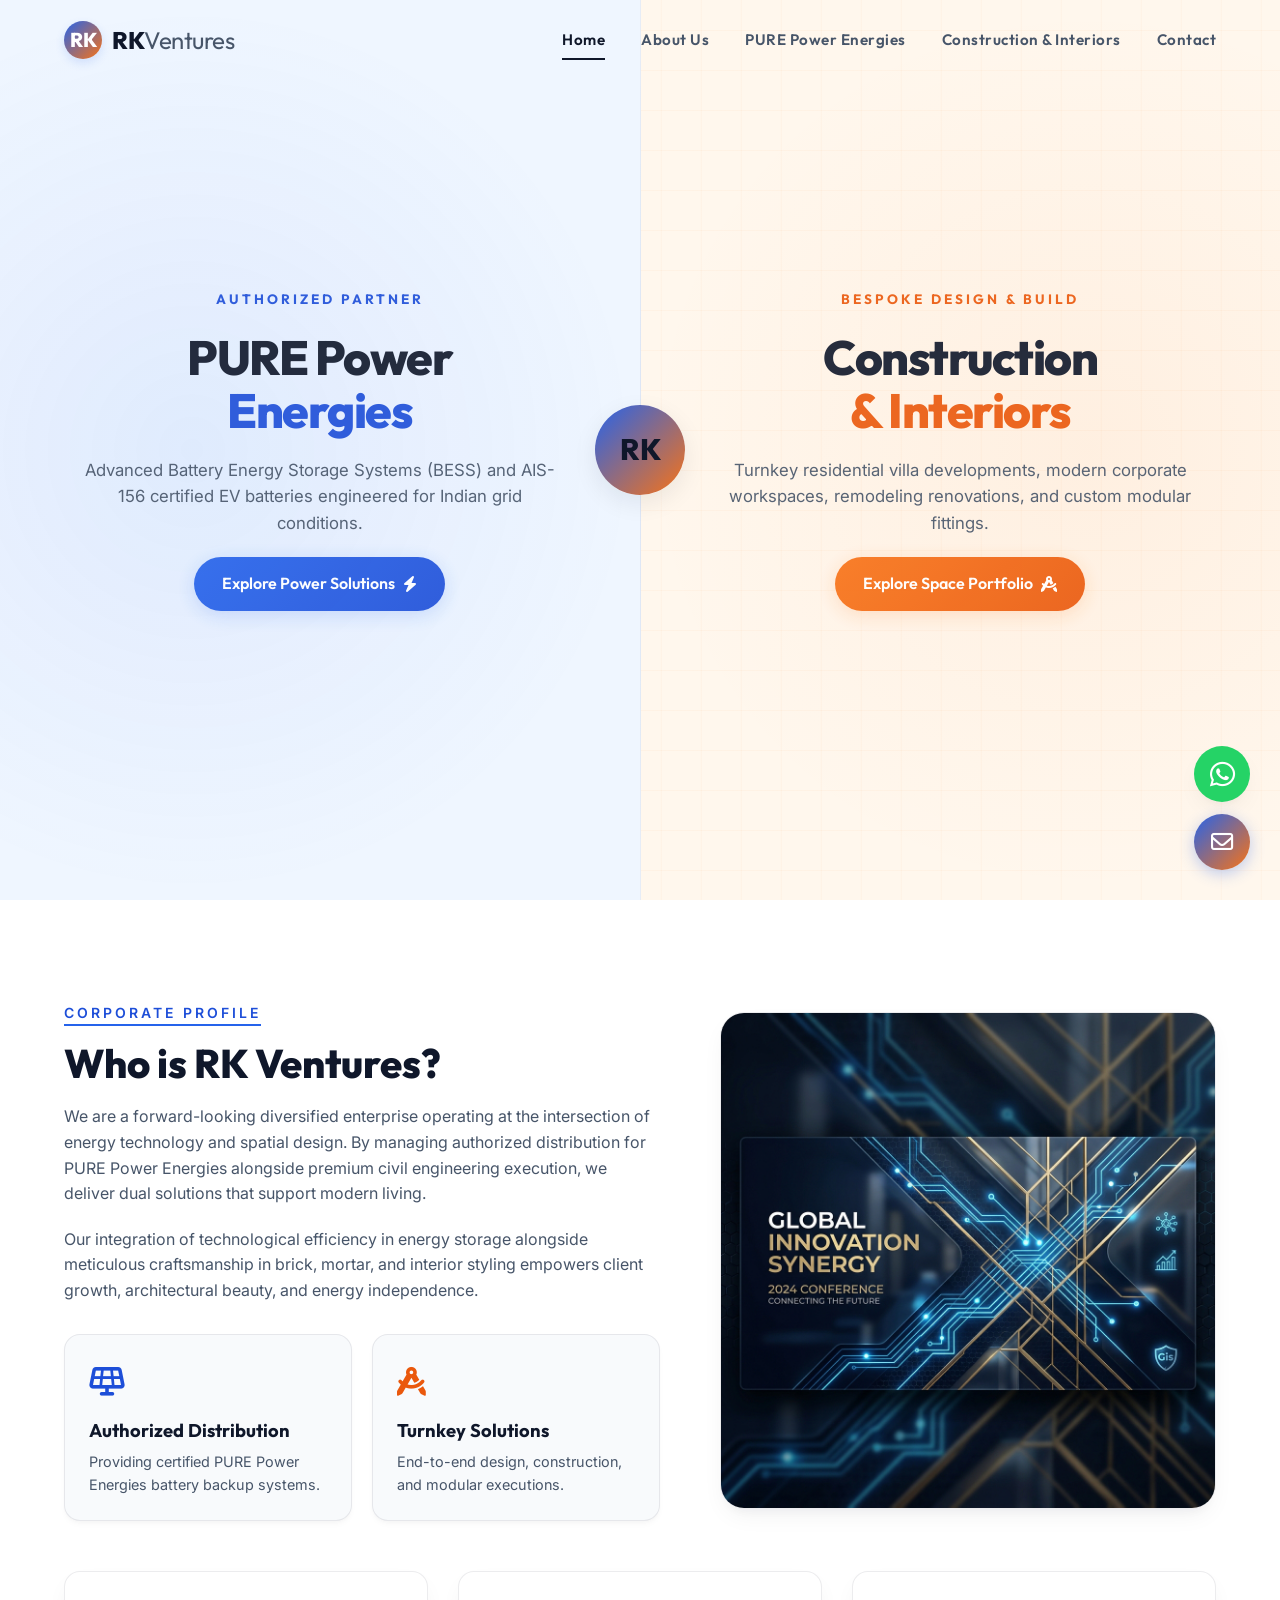
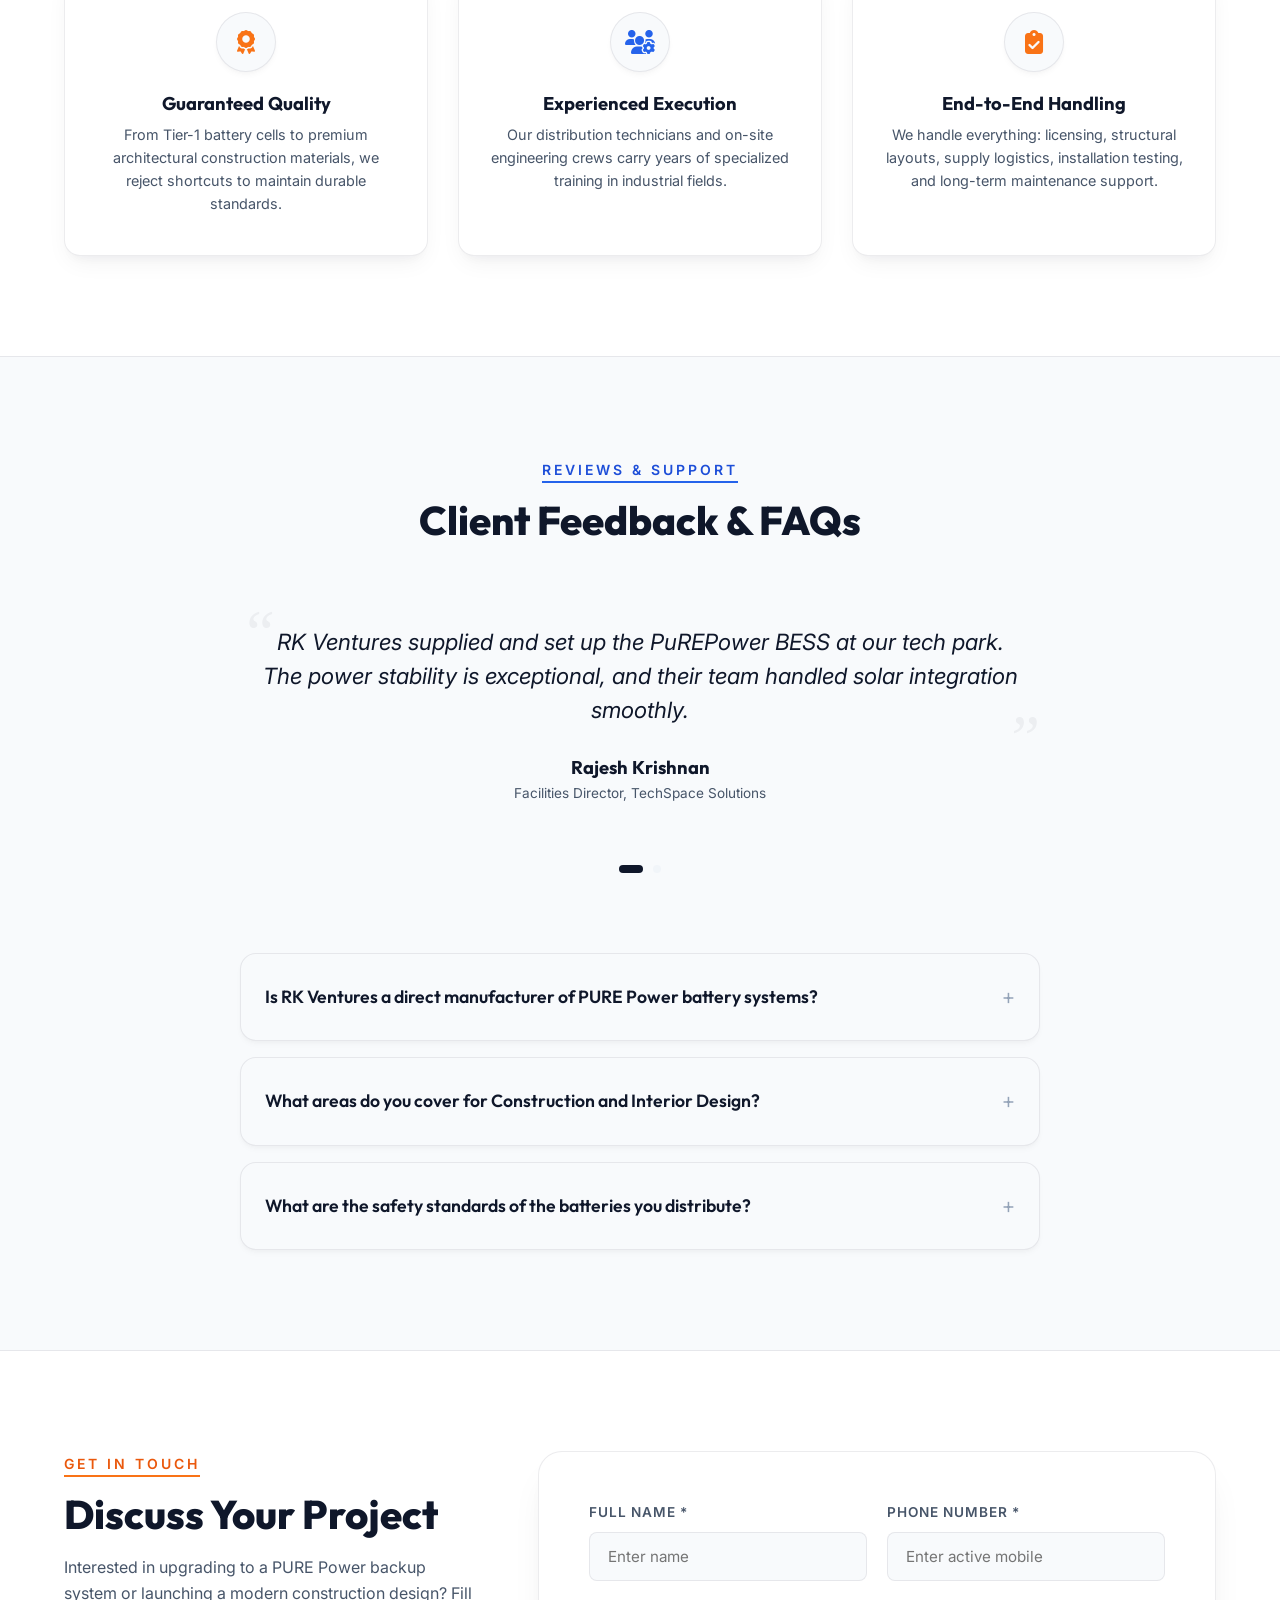
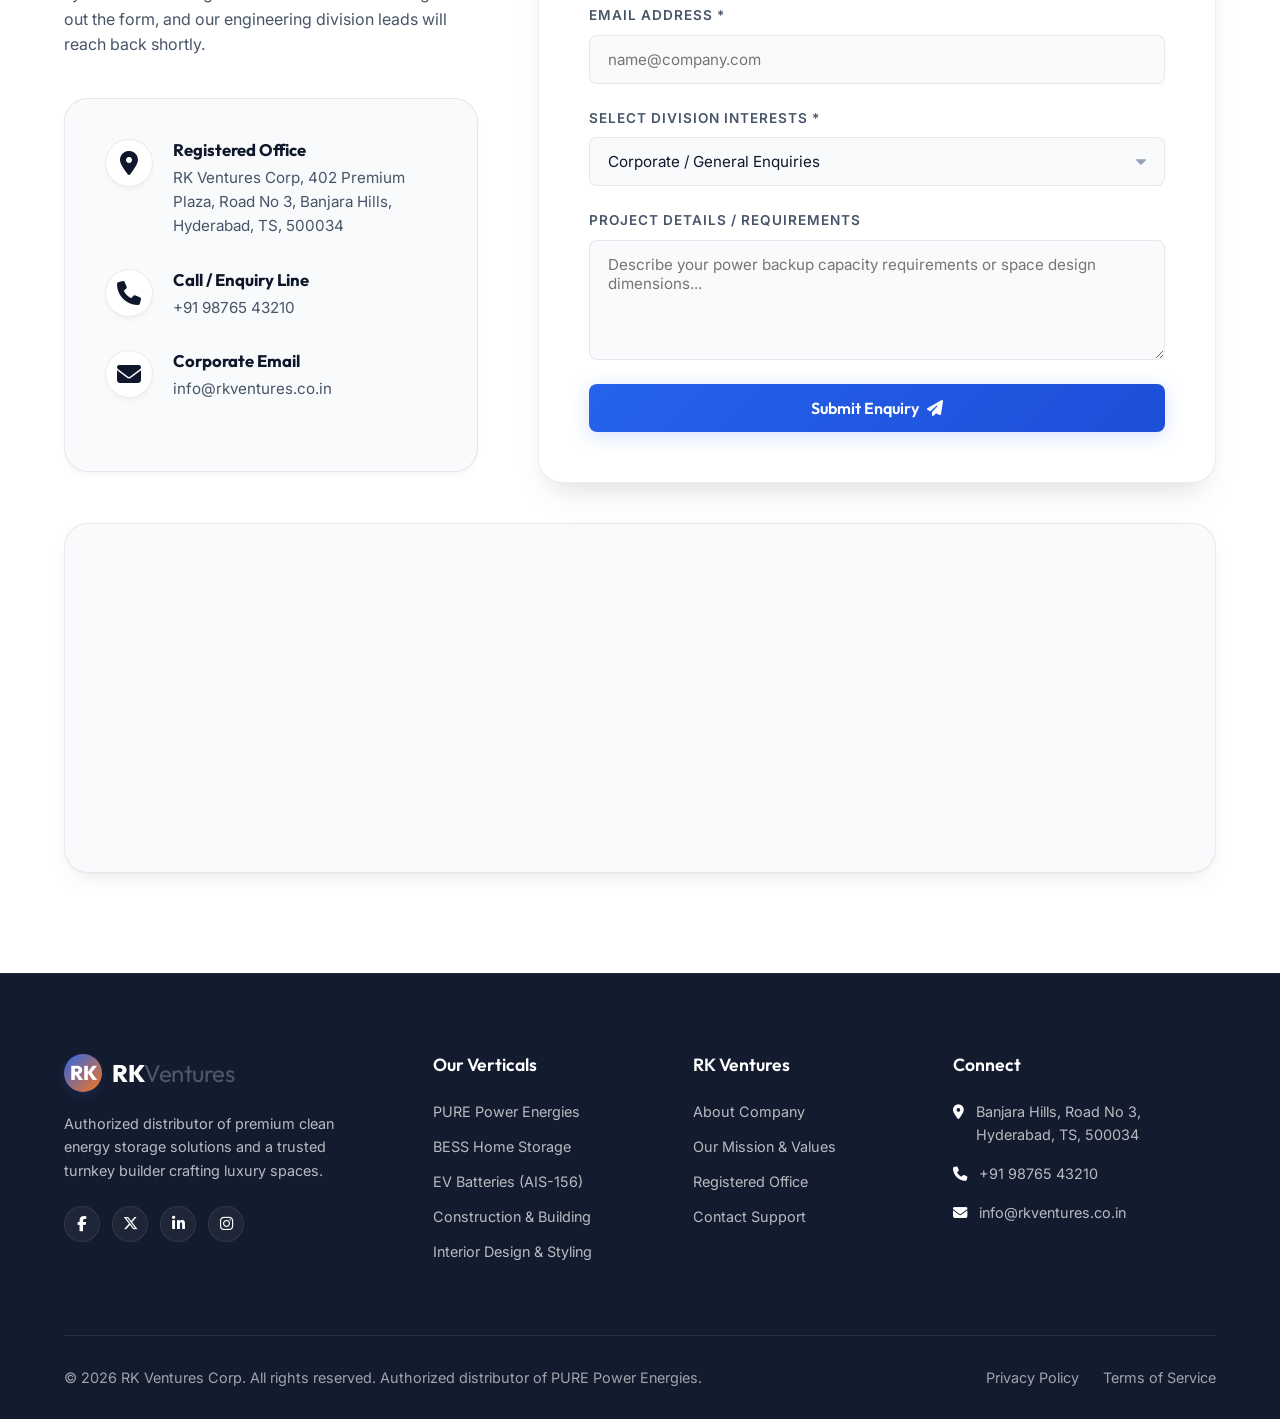
<file: index.html>
<!DOCTYPE html>
<html lang="en">
<head>
  <meta charset="UTF-8">
  <meta name="viewport" content="width=device-width, initial-scale=1.0">
  <title>RK Ventures | Pure Energy Storage & Luxury Construction</title>
  <meta name="description" content="RK Ventures is a multi-service conglomerate offering advanced PURE Power energy storage solutions and premium residential & commercial construction and interior designing services.">
  
  <!-- CSS Stylesheets -->
  <link rel="stylesheet" href="css/style.css">
  
  <!-- Font Awesome Icons -->
  <link rel="stylesheet" href="https://cdnjs.cloudflare.com/ajax/libs/font-awesome/6.4.0/css/all.min.css">
</head>
<body>

  <!-- Sticky Header & Navbar -->
  <header class="header">
    <div class="container navbar">
      <a href="index.html" class="logo-container">
        <div class="logo-icon">RK</div>
        <div class="logo-text">RK<span>Ventures</span></div>
      </a>
      <nav class="nav-menu">
        <a href="index.html" class="nav-link active">Home</a>
        <a href="about.html" class="nav-link">About Us</a>
        <a href="energy.html" class="nav-link nav-link-energy">PURE Power Energies</a>
        <a href="construction.html" class="nav-link nav-link-construction">Construction & Interiors</a>
        <a href="contact.html" class="nav-link">Contact</a>
      </nav>
      <button class="hamburger">
        <span></span>
        <span></span>
        <span></span>
      </button>
    </div>
  </header>

  <!-- Section 1: Signature Split-World Hero -->
  <section id="home" class="hero-split">
    <!-- Left half: PURE Power Energies (Teal Theme) -->
    <div class="hero-split-panel hero-split-left">
      <canvas id="circuitCanvas"></canvas>
      <div class="hero-panel-content">
        <span class="hero-panel-tag hero-tag-energy">Authorized Partner</span>
        <h2 class="hero-panel-title">PURE Power<br><span class="energy-accent-text">Energies</span></h2>
        <p class="hero-panel-desc">Advanced Battery Energy Storage Systems (BESS) and AIS-156 certified EV batteries engineered for Indian grid conditions.</p>
        <a href="energy.html" class="btn btn-energy">Explore Power Solutions <i class="fa-solid fa-bolt"></i></a>
      </div>
    </div>

    <!-- Center intersecting brand badge -->
    <div class="hero-brand-center">RK</div>

    <!-- Right half: Construction & Interior Works (Amber Theme) -->
    <div class="hero-split-panel hero-split-right">
      <div class="hero-panel-content">
        <span class="hero-panel-tag hero-tag-construction">Bespoke Design & Build</span>
        <h2 class="hero-panel-title">Construction<br><span class="construction-accent-text">& Interiors</span></h2>
        <p class="hero-panel-desc">Turnkey residential villa developments, modern corporate workspaces, remodeling renovations, and custom modular fittings.</p>
        <a href="construction.html" class="btn btn-construction">Explore Space Portfolio <i class="fa-solid fa-drafting-compass"></i></a>
      </div>
    </div>
  </section>

  <!-- Section 2: About RK Ventures -->
  <section id="about" class="section-padding">
    <div class="container">
      <div class="about-grid">
        <div class="reveal-left">
          <span class="section-subtitle badge-energy">Corporate Profile</span>
          <h2 class="section-title">Who is RK Ventures?</h2>
          <p style="margin-bottom: 20px; color: var(--text-secondary);">We are a forward-looking diversified enterprise operating at the intersection of energy technology and spatial design. By managing authorized distribution for PURE Power Energies alongside premium civil engineering execution, we deliver dual solutions that support modern living.</p>
          <p style="margin-bottom: 30px; color: var(--text-secondary);">Our integration of technological efficiency in energy storage alongside meticulous craftsmanship in brick, mortar, and interior styling empowers client growth, architectural beauty, and energy independence.</p>
          
          <div class="about-features">
            <div class="about-feat-card about-feat-energy">
              <div class="about-feat-icon"><i class="fa-solid fa-solar-panel"></i></div>
              <h4 class="about-feat-title">Authorized Distribution</h4>
              <p class="about-feat-desc">Providing certified PURE Power Energies battery backup systems.</p>
            </div>
            <div class="about-feat-card about-feat-construction">
              <div class="about-feat-icon"><i class="fa-solid fa-compass-drafting"></i></div>
              <h4 class="about-feat-title">Turnkey Solutions</h4>
              <p class="about-feat-desc">End-to-end design, construction, and modular executions.</p>
            </div>
          </div>
        </div>
        <div class="reveal-right text-center" style="position: relative;">
          <img src="assets/rk_ventures_hero.png" alt="RK Ventures Corporate Banner" style="border-radius: var(--border-radius-lg); border: 1px solid var(--glass-border); box-shadow: var(--shadow-md);">
        </div>
      </div>

      <!-- Core Values -->
      <div class="corporate-values">
        <div class="value-card reveal delay-1">
          <div class="value-icon"><i class="fa-solid fa-award" style="color: var(--color-construction);"></i></div>
          <h3 class="about-feat-title">Guaranteed Quality</h3>
          <p class="about-feat-desc">From Tier-1 battery cells to premium architectural construction materials, we reject shortcuts to maintain durable standards.</p>
        </div>
        <div class="value-card reveal delay-2">
          <div class="value-icon"><i class="fa-solid fa-users-gear" style="color: var(--color-energy);"></i></div>
          <h3 class="about-feat-title">Experienced Execution</h3>
          <p class="about-feat-desc">Our distribution technicians and on-site engineering crews carry years of specialized training in industrial fields.</p>
        </div>
        <div class="value-card reveal delay-3">
          <div class="value-icon"><i class="fa-solid fa-clipboard-check" style="color: var(--color-construction);"></i></div>
          <h3 class="about-feat-title">End-to-End Handling</h3>
          <p class="about-feat-desc">We handle everything: licensing, structural layouts, supply logistics, installation testing, and long-term maintenance support.</p>
        </div>
      </div>
    </div>
  </section>
  <!-- Section 5: Combined Testimonials & FAQs -->
  <section class="section-padding" style="background-color: var(--bg-secondary); border-top: 1px solid var(--glass-border); border-bottom: 1px solid var(--glass-border);">
    <div class="container">
      <div class="section-header text-center reveal">
        <span class="section-subtitle badge-energy">Reviews & Support</span>
        <h2 class="section-title">Client Feedback & FAQs</h2>
      </div>

      <!-- Testimonial Slider -->
      <div class="testimonial-slider-container reveal" style="margin-bottom: 80px;">
        <div class="testimonial-track">
          <div class="testimonial-slide">
            <p class="testimonial-quote">RK Ventures supplied and set up the PuREPower BESS at our tech park. The power stability is exceptional, and their team handled solar integration smoothly.</p>
            <h4 class="testimonial-author">Rajesh Krishnan</h4>
            <p class="testimonial-role">Facilities Director, TechSpace Solutions</p>
          </div>
          <div class="testimonial-slide">
            <p class="testimonial-quote">We hired RK Ventures for the turnkey construction of our premium duplex villa. Their attention to minor interior details and structural finishing surpassed expectations.</p>
            <h4 class="testimonial-author">Anjali Sharma</h4>
            <p class="testimonial-role">Homeowner, Jubilee Hills</p>
          </div>
        </div>
        <div class="testimonial-indicator">
          <div class="indicator-dot active"></div>
          <div class="indicator-dot"></div>
        </div>
      </div>

      <!-- FAQ Accordion -->
      <div class="faq-grid reveal">
        <div class="faq-item">
          <div class="faq-question">
            <span>Is RK Ventures a direct manufacturer of PURE Power battery systems?</span>
            <span class="faq-icon">+</span>
          </div>
          <div class="faq-answer">
            <p>No, RK Ventures is an authorized distributor and solutions provider for official PURE Power Energies products. We manage local inventory distribution, custom setup planning, technical deployment, and post-sales maintenance guarantees.</p>
          </div>
        </div>
        <div class="faq-item">
          <div class="faq-question">
            <span>What areas do you cover for Construction and Interior Design?</span>
            <span class="faq-icon">+</span>
          </div>
          <div class="faq-answer">
            <p>We provide full turnkey construction, structural design, and modular interior fittings across residential housing projects, commercial corporate offices, and premium renovations.</p>
          </div>
        </div>
        <div class="faq-item">
          <div class="faq-question">
            <span>What are the safety standards of the batteries you distribute?</span>
            <span class="faq-icon">+</span>
          </div>
          <div class="faq-answer">
            <p>All PURE Power battery packs and energy storage modules are fully AIS-156 certified. They feature advanced active Battery Management Systems (BMS) with over-charge, thermal runaway protection, and nano-PCM cooling coatings.</p>
          </div>
        </div>
      </div>
    </div>
  </section>

  <!-- Section 6: Enquiry / Consultation Form & Location -->
  <section id="contact" class="section-padding">
    <div class="container">
      <div class="contact-grid">
        <div class="reveal-left">
          <span class="section-subtitle badge-construction">Get In Touch</span>
          <h2 class="section-title">Discuss Your Project</h2>
          <p style="margin-bottom: 40px; color: var(--text-secondary);">Interested in upgrading to a PURE Power backup system or launching a modern construction design? Fill out the form, and our engineering division leads will reach back shortly.</p>
          
          <div class="contact-info-panel">
            <div class="contact-info-item">
              <div class="contact-info-icon"><i class="fa-solid fa-location-dot"></i></div>
              <div class="contact-info-text">
                <h4>Registered Office</h4>
                <p>RK Ventures Corp, 402 Premium Plaza, Road No 3, Banjara Hills, Hyderabad, TS, 500034</p>
              </div>
            </div>
            <div class="contact-info-item">
              <div class="contact-info-icon"><i class="fa-solid fa-phone"></i></div>
              <div class="contact-info-text">
                <h4>Call / Enquiry Line</h4>
                <p><a href="tel:+919876543210">+91 98765 43210</a></p>
              </div>
            </div>
            <div class="contact-info-item">
              <div class="contact-info-icon"><i class="fa-solid fa-envelope"></i></div>
              <div class="contact-info-text">
                <h4>Corporate Email</h4>
                <p><a href="mailto:info@rkventures.co.in">info@rkventures.co.in</a></p>
              </div>
            </div>
          </div>
        </div>

        <div class="reveal-right">
          <div class="enquiry-form-wrapper">
            <div class="form-success-overlay">
              <div class="success-icon"><i class="fa-solid fa-check"></i></div>
              <h3>Enquiry Received Successfully!</h3>
              <p style="color: var(--text-secondary); margin-top: 10px; max-width: 320px;">Thank you for contacting RK Ventures. Our corporate division representative will reach out to you within 24 business hours.</p>
            </div>

            <form id="enquiryForm">
              <div class="form-group-row">
                <div class="form-group">
                  <label for="name" class="form-label">Full Name *</label>
                  <input type="text" id="name" class="form-control" required placeholder="Enter name">
                </div>
                <div class="form-group">
                  <label for="phone" class="form-label">Phone Number *</label>
                  <input type="tel" id="phone" class="form-control" required placeholder="Enter active mobile">
                </div>
              </div>
              <div class="form-group">
                <label for="email" class="form-label">Email Address *</label>
                <input type="email" id="email" class="form-control" required placeholder="name@company.com">
              </div>
              <div class="form-group">
                <label for="division" class="form-label">Select Division Interests *</label>
                <select id="division" class="form-control" style="background-image: url('data:image/svg+xml;charset=US-ASCII,%3Csvg%20xmlns%3D%22http%3A//www.w3.org/2000/svg%22%20width%3D%22292.4%22%20height%3D%22292.4%22%3E%3Cpath%20fill%3D%22%2394A3B8%22%20d%3D%22M287%2069.4a17.6%2017.6%200%200%200-13-5.4H18.4c-5%200-9.3%201.8-12.9%205.4A17.6%2017.6%200%200%200%200%2082.2c0%205%201.8%209.3%205.4%2012.9l128%20127.9c3.6%203.6%207.8%205.4%2012.8%205.4s9.2-1.8%2012.8-5.4L287%2095c3.5-3.5%205.4-7.8%205.4-12.8%200-5-1.9-9.2-5.5-12.8z%22/%3E%3C/svg%3E'); background-repeat: no-repeat; background-position: right 18px top 50%; background-size: 10px auto; -webkit-appearance: none;">
                  <option value="general">Corporate / General Enquiries</option>
                  <option value="energy">PURE Power Energies (BESS & EV Battery)</option>
                  <option value="construction">Construction & Turnkey Interiors</option>
                </select>
              </div>
              <div class="form-group">
                <label for="details" class="form-label">Project Details / Requirements</label>
                <textarea id="details" class="form-control" placeholder="Describe your power backup capacity requirements or space design dimensions..."></textarea>
              </div>
              <button type="submit" class="btn btn-energy" style="width: 100%; border-radius: var(--border-radius-sm);">Submit Enquiry <i class="fa-solid fa-paper-plane"></i></button>
            </form>
          </div>
        </div>
      </div>

      <!-- Map frame -->
      <div class="map-placeholder reveal">
        <iframe src="https://www.openstreetmap.org/export/embed.html?bbox=78.435%2C17.410%2C78.455%2C17.425&amp;layer=mapnik&amp;marker=17.417%2C78.445" allowfullscreen="" loading="lazy"></iframe>
      </div>
    </div>
  </section>

  <!-- Sticky Actions (WhatsApp and Enquiry Trigger) -->
  <div class="sticky-actions">
    <a href="#" class="float-btn float-whatsapp" aria-label="Chat on WhatsApp"><i class="fa-brands fa-whatsapp"></i></a>
    <div class="float-btn float-enquiry" aria-label="Open Enquiry Form"><i class="fa-regular fa-envelope"></i></div>
  </div>

  <!-- Footer -->
  <footer class="footer">
    <div class="container">
      <div class="footer-grid">
        <div>
          <a href="index.html" class="logo-container footer-logo">
            <div class="logo-icon">RK</div>
            <div class="logo-text">RK<span>Ventures</span></div>
          </a>
          <p class="footer-about-text">Authorized distributor of premium clean energy storage solutions and a trusted turnkey builder crafting luxury spaces.</p>
          <div class="footer-socials">
            <a href="#" class="social-link"><i class="fa-brands fa-facebook-f"></i></a>
            <a href="#" class="social-link"><i class="fa-brands fa-x-twitter"></i></a>
            <a href="#" class="social-link"><i class="fa-brands fa-linkedin-in"></i></a>
            <a href="#" class="social-link"><i class="fa-brands fa-instagram"></i></a>
          </div>
        </div>

        <div>
          <h4 class="footer-col-title">Our Verticals</h4>
          <ul class="footer-links-list">
            <li><a href="energy.html">PURE Power Energies</a></li>
            <li><a href="energy.html#bess-catalog">BESS Home Storage</a></li>
            <li><a href="energy.html#ev-batteries">EV Batteries (AIS-156)</a></li>
            <li><a href="construction.html">Construction & Building</a></li>
            <li><a href="construction.html#services-detail">Interior Design & Styling</a></li>
          </ul>
        </div>

        <div>
          <h4 class="footer-col-title">RK Ventures</h4>
          <ul class="footer-links-list">
            <li><a href="about.html">About Company</a></li>
            <li><a href="about.html#journey">Our Mission & Values</a></li>
            <li><a href="contact.html">Registered Office</a></li>
            <li><a href="contact.html#enquiry-section">Contact Support</a></li>
          </ul>
        </div>

        <div>
          <h4 class="footer-col-title">Connect</h4>
          <ul class="footer-contact-details">
            <li>
              <span><i class="fa-solid fa-location-dot"></i></span>
              <span>Banjara Hills, Road No 3, Hyderabad, TS, 500034</span>
            </li>
            <li>
              <span><i class="fa-solid fa-phone"></i></span>
              <span>+91 98765 43210</span>
            </li>
            <li>
              <span><i class="fa-solid fa-envelope"></i></span>
              <span>info@rkventures.co.in</span>
            </li>
          </ul>
        </div>
      </div>

      <div class="footer-bottom">
        <p>&copy; 2026 RK Ventures Corp. All rights reserved. Authorized distributor of PURE Power Energies.</p>
        <div class="footer-legal-links">
          <a href="#">Privacy Policy</a>
          <a href="#">Terms of Service</a>
        </div>
      </div>
    </div>
  </footer>

  <!-- Main JavaScript File -->
  <script src="js/main.js"></script>
</body>
</html>
</file>
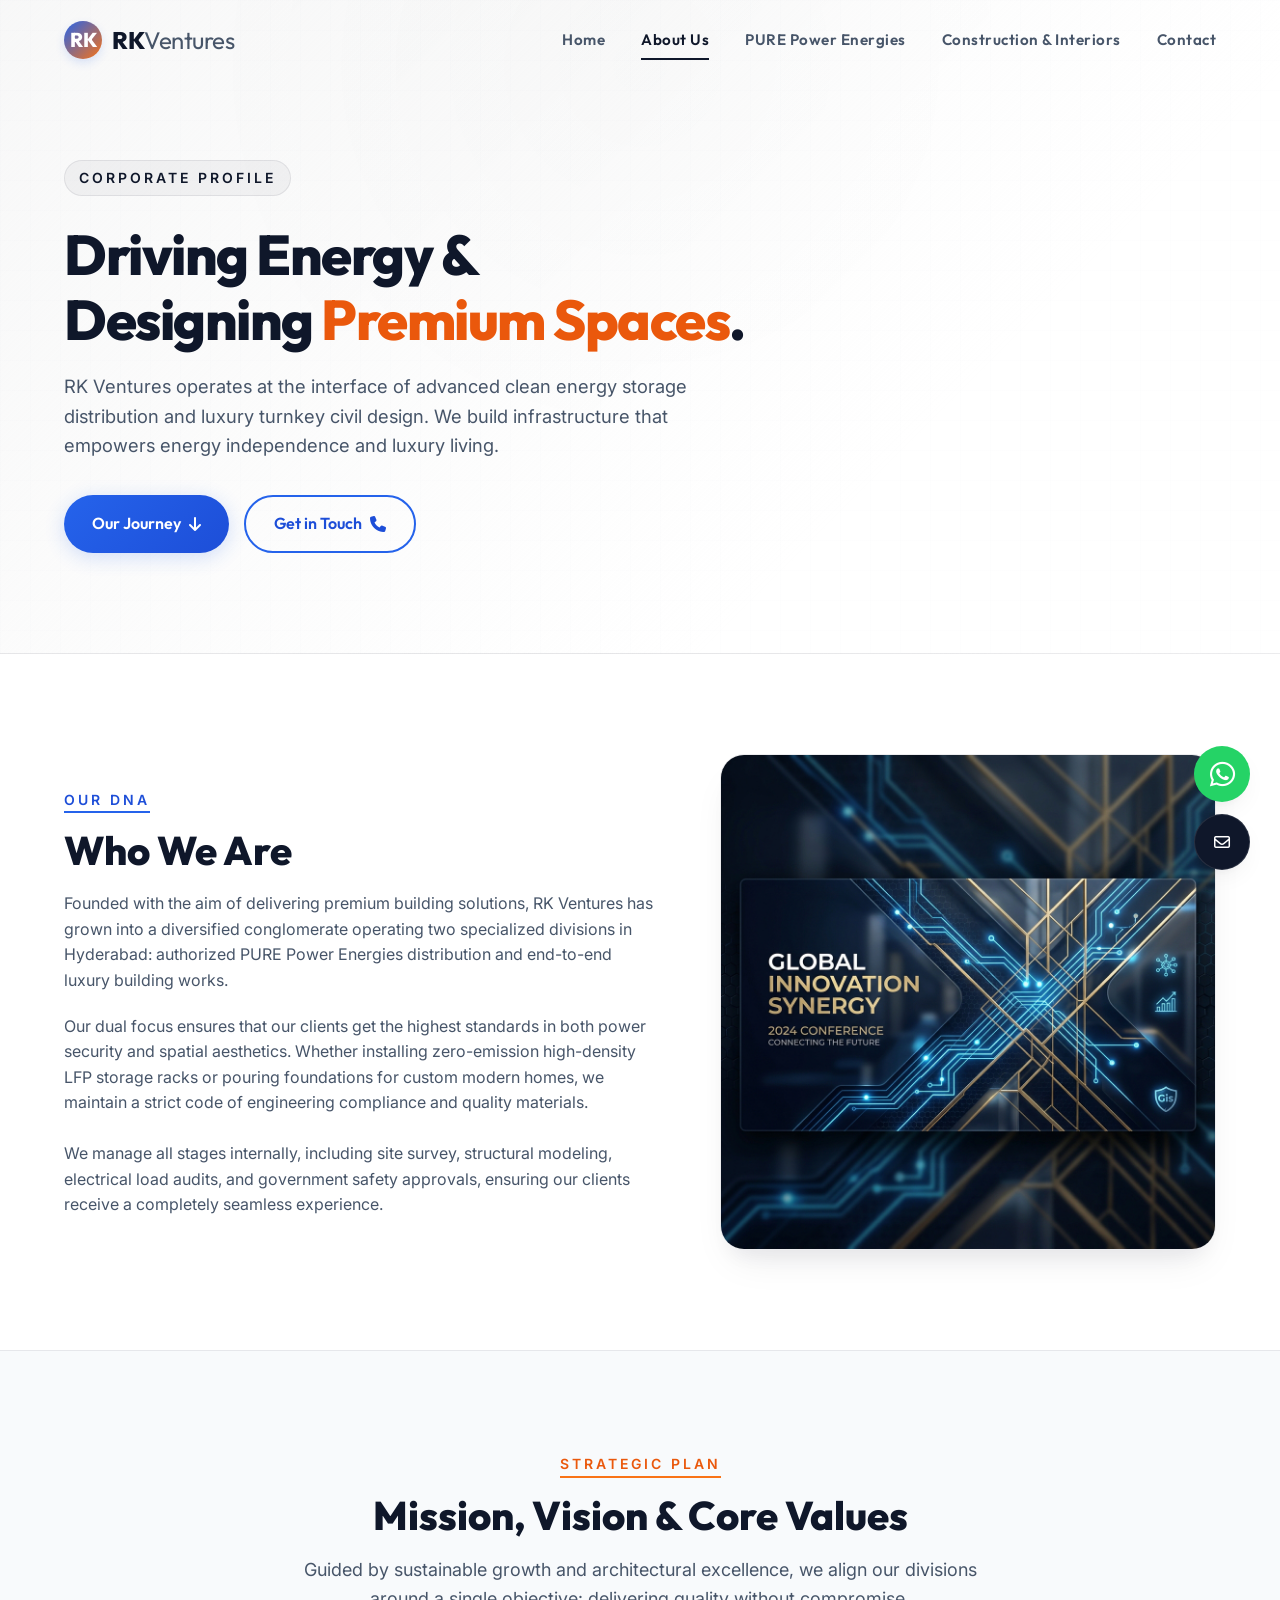
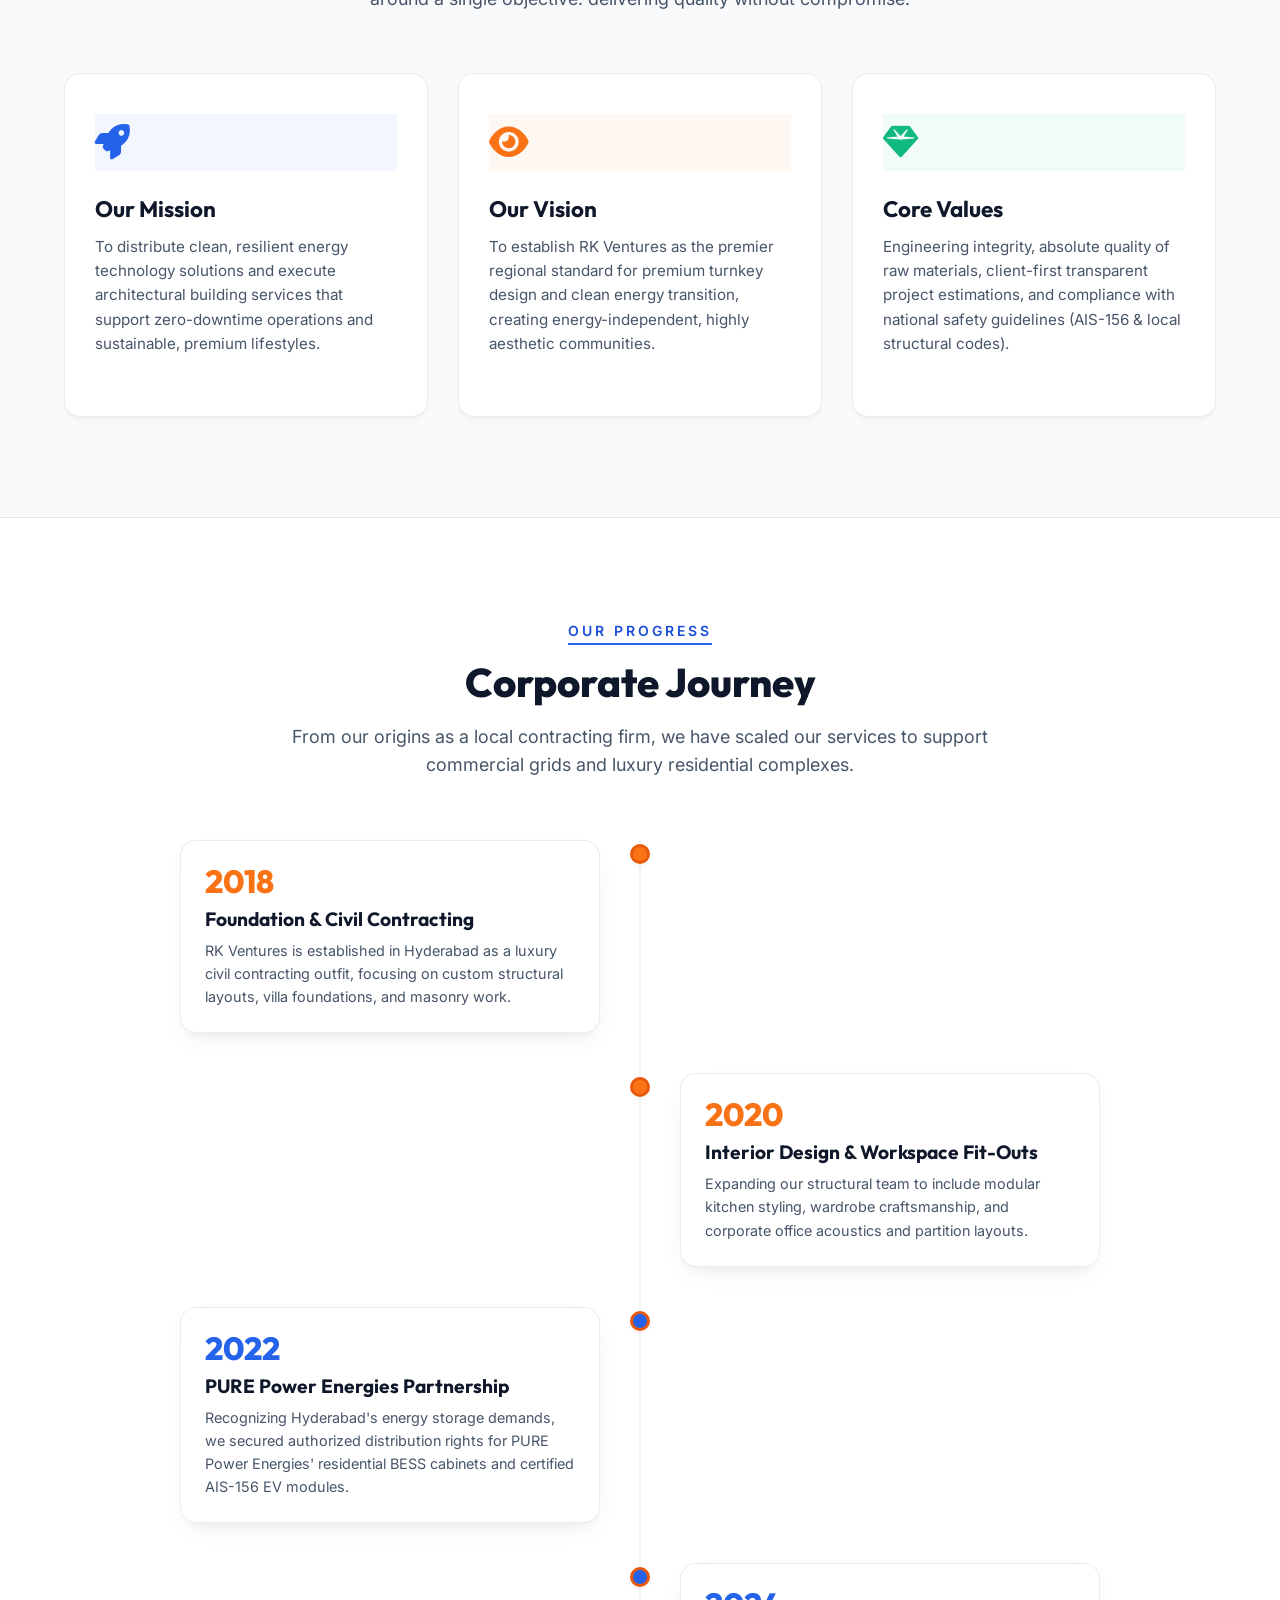
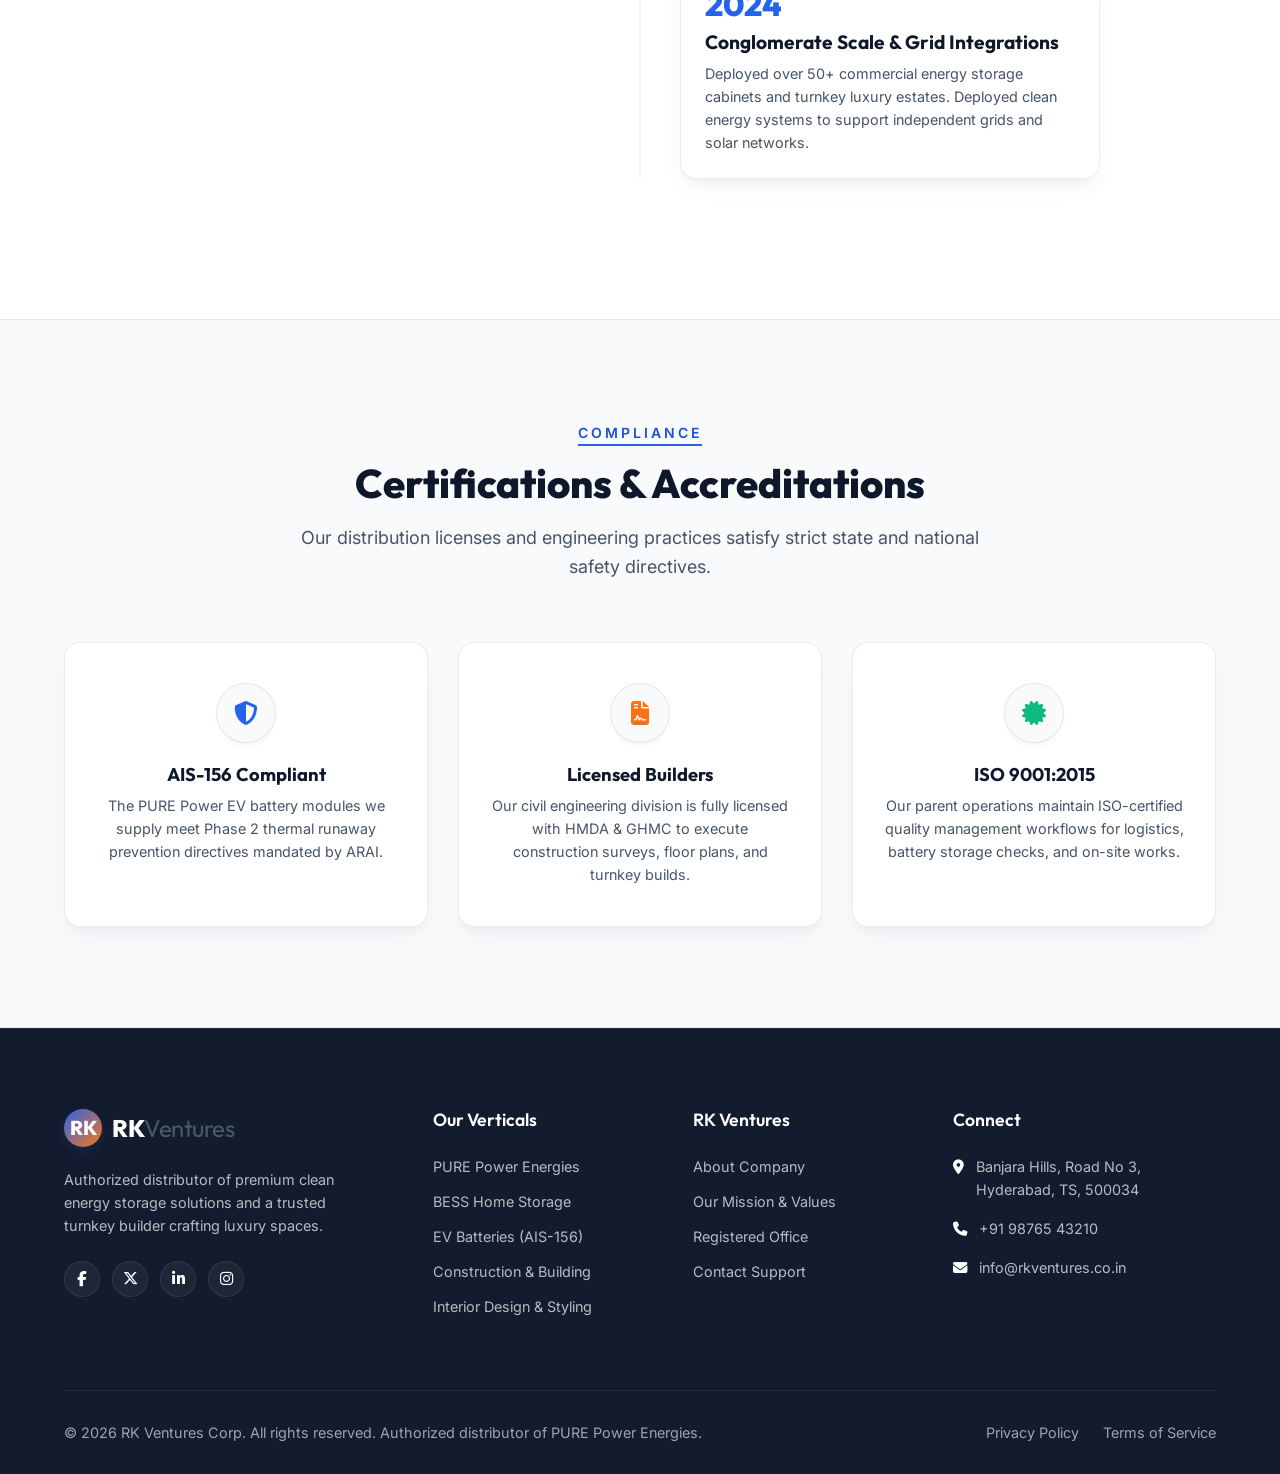
<file: about.html>
<!DOCTYPE html>
<html lang="en">
<head>
  <meta charset="UTF-8">
  <meta name="viewport" content="width=device-width, initial-scale=1.0">
  <title>About Us | Corporate Profile & Journey | RK Ventures</title>
  <meta name="description" content="Discover the story, mission, and vision of RK Ventures—Hyderabad's premier provider of PURE Power Energies clean energy storage systems and turnkey luxury construction.">
  
  <!-- CSS Stylesheets -->
  <link rel="stylesheet" href="css/style.css">
  
  <!-- Font Awesome Icons -->
  <link rel="stylesheet" href="https://cdnjs.cloudflare.com/ajax/libs/font-awesome/6.4.0/css/all.min.css">
</head>
<body>

  <!-- Sticky Header & Navbar -->
  <header class="header">
    <div class="container navbar">
      <a href="index.html" class="logo-container">
        <div class="logo-icon">RK</div>
        <div class="logo-text">RK<span>Ventures</span></div>
      </a>
      <nav class="nav-menu">
        <a href="index.html" class="nav-link">Home</a>
        <a href="about.html" class="nav-link active">About Us</a>
        <a href="energy.html" class="nav-link nav-link-energy">PURE Power Energies</a>
        <a href="construction.html" class="nav-link nav-link-construction">Construction & Interiors</a>
        <a href="contact.html" class="nav-link">Contact</a>
      </nav>
      <button class="hamburger" aria-label="Toggle navigation menu">
        <span></span>
        <span></span>
        <span></span>
      </button>
    </div>
  </header>

  <!-- Hero Section -->
  <section class="hero-about">
    <div class="container">
      <div class="hero-corp-content reveal">
        <span class="section-subtitle badge-energy" style="background: rgba(15, 23, 42, 0.04); padding: 6px 14px; border-radius: var(--border-radius-full); border: 1px solid var(--glass-border); color: var(--text-primary);">Corporate Profile</span>
        <h1 class="hero-corp-title" style="margin-top: 15px;">Driving Energy &<br>Designing <span class="construction-accent-text">Premium Spaces</span>.</h1>
        <p class="hero-corp-desc">RK Ventures operates at the interface of advanced clean energy storage distribution and luxury turnkey civil design. We build infrastructure that empowers energy independence and luxury living.</p>
        <div class="hero-corp-actions">
          <a href="#journey" class="btn btn-energy">Our Journey <i class="fa-solid fa-arrow-down"></i></a>
          <a href="contact.html" class="btn btn-energy-outline">Get in Touch <i class="fa-solid fa-phone"></i></a>
        </div>
      </div>
    </div>
  </section>

  <!-- Corporate Profile Overview -->
  <section class="section-padding">
    <div class="container">
      <div class="about-grid">
        <div class="reveal-left">
          <span class="section-subtitle badge-energy">Our DNA</span>
          <h2 class="section-title">Who We Are</h2>
          <p style="margin-bottom: 20px; color: var(--text-secondary);">Founded with the aim of delivering premium building solutions, RK Ventures has grown into a diversified conglomerate operating two specialized divisions in Hyderabad: authorized PURE Power Energies distribution and end-to-end luxury building works.</p>
          <p style="color: var(--text-secondary); margin-bottom: 25px;">Our dual focus ensures that our clients get the highest standards in both power security and spatial aesthetics. Whether installing zero-emission high-density LFP storage racks or pouring foundations for custom modern homes, we maintain a strict code of engineering compliance and quality materials.</p>
          <p style="color: var(--text-secondary);">We manage all stages internally, including site survey, structural modeling, electrical load audits, and government safety approvals, ensuring our clients receive a completely seamless experience.</p>
        </div>
        <div class="reveal-right text-center">
          <img src="assets/rk_ventures_hero.png" alt="RK Ventures Corporate Building" style="border-radius: var(--border-radius-lg); border: 1px solid var(--glass-border); box-shadow: var(--shadow-lg); width: 100%;">
        </div>
      </div>
    </div>
  </section>

  <!-- Directives Grid: Vision, Mission, Values -->
  <section class="section-padding" style="background-color: var(--bg-secondary); border-top: 1px solid var(--glass-border); border-bottom: 1px solid var(--glass-border);">
    <div class="container">
      <div class="section-header text-center reveal">
        <span class="section-subtitle badge-construction">Strategic Plan</span>
        <h2 class="section-title">Mission, Vision & Core Values</h2>
        <p class="section-desc">Guided by sustainable growth and architectural excellence, we align our divisions around a single objective: delivering quality without compromise.</p>
      </div>

      <div class="services-grid" style="grid-template-columns: repeat(3, 1fr);">
        <!-- Mission -->
        <div class="service-card reveal delay-1" style="background: var(--bg-primary); border: 1px solid var(--glass-border); padding: 40px 30px; box-shadow: var(--shadow-sm);">
          <div class="service-icon" style="background: rgba(37, 99, 235, 0.06); color: var(--color-energy);"><i class="fa-solid fa-rocket"></i></div>
          <h3 class="service-title" style="margin-top: 20px;">Our Mission</h3>
          <p class="service-desc" style="color: var(--text-secondary);">To distribute clean, resilient energy technology solutions and execute architectural building services that support zero-downtime operations and sustainable, premium lifestyles.</p>
        </div>

        <!-- Vision -->
        <div class="service-card reveal delay-2" style="background: var(--bg-primary); border: 1px solid var(--glass-border); padding: 40px 30px; box-shadow: var(--shadow-sm);">
          <div class="service-icon" style="background: rgba(249, 115, 22, 0.06); color: var(--color-construction);"><i class="fa-solid fa-eye"></i></div>
          <h3 class="service-title" style="margin-top: 20px;">Our Vision</h3>
          <p class="service-desc" style="color: var(--text-secondary);">To establish RK Ventures as the premier regional standard for premium turnkey design and clean energy transition, creating energy-independent, highly aesthetic communities.</p>
        </div>

        <!-- Core Values -->
        <div class="service-card reveal delay-3" style="background: var(--bg-primary); border: 1px solid var(--glass-border); padding: 40px 30px; box-shadow: var(--shadow-sm);">
          <div class="service-icon" style="background: rgba(16, 185, 129, 0.06); color: var(--color-success);"><i class="fa-solid fa-gem"></i></div>
          <h3 class="service-title" style="margin-top: 20px;">Core Values</h3>
          <p class="service-desc" style="color: var(--text-secondary);">Engineering integrity, absolute quality of raw materials, client-first transparent project estimations, and compliance with national safety guidelines (AIS-156 & local structural codes).</p>
        </div>
      </div>
    </div>
  </section>

  <!-- Journey Timeline -->
  <section id="journey" class="section-padding">
    <div class="container">
      <div class="section-header text-center reveal">
        <span class="section-subtitle badge-energy">Our Progress</span>
        <h2 class="section-title">Corporate Journey</h2>
        <p class="section-desc">From our origins as a local contracting firm, we have scaled our services to support commercial grids and luxury residential complexes.</p>
      </div>

      <div class="process-timeline reveal">
        <div class="timeline-step">
          <div class="timeline-marker" style="background-color: var(--color-construction);"></div>
          <div class="timeline-step-card">
            <div class="timeline-num" style="color: var(--color-construction);">2018</div>
            <h4 class="timeline-title">Foundation & Civil Contracting</h4>
            <p class="timeline-text">RK Ventures is established in Hyderabad as a luxury civil contracting outfit, focusing on custom structural layouts, villa foundations, and masonry work.</p>
          </div>
        </div>

        <div class="timeline-step">
          <div class="timeline-marker" style="background-color: var(--color-construction);"></div>
          <div class="timeline-step-card">
            <div class="timeline-num" style="color: var(--color-construction);">2020</div>
            <h4 class="timeline-title">Interior Design & Workspace Fit-Outs</h4>
            <p class="timeline-text">Expanding our structural team to include modular kitchen styling, wardrobe craftsmanship, and corporate office acoustics and partition layouts.</p>
          </div>
        </div>

        <div class="timeline-step">
          <div class="timeline-marker" style="background-color: var(--color-energy);"></div>
          <div class="timeline-step-card">
            <div class="timeline-num" style="color: var(--color-energy);">2022</div>
            <h4 class="timeline-title">PURE Power Energies Partnership</h4>
            <p class="timeline-text">Recognizing Hyderabad's energy storage demands, we secured authorized distribution rights for PURE Power Energies' residential BESS cabinets and certified AIS-156 EV modules.</p>
          </div>
        </div>

        <div class="timeline-step">
          <div class="timeline-marker" style="background-color: var(--color-energy);"></div>
          <div class="timeline-step-card">
            <div class="timeline-num" style="color: var(--color-energy);">2024</div>
            <h4 class="timeline-title">Conglomerate Scale & Grid Integrations</h4>
            <p class="timeline-text">Deployed over 50+ commercial energy storage cabinets and turnkey luxury estates. Deployed clean energy systems to support independent grids and solar networks.</p>
          </div>
        </div>
      </div>
    </div>
  </section>

  <!-- Certifications and Accreditations -->
  <section class="section-padding" style="background-color: var(--bg-secondary); border-top: 1px solid var(--glass-border); border-bottom: 1px solid var(--glass-border);">
    <div class="container">
      <div class="section-header text-center reveal">
        <span class="section-subtitle badge-energy">Compliance</span>
        <h2 class="section-title">Certifications & Accreditations</h2>
        <p class="section-desc">Our distribution licenses and engineering practices satisfy strict state and national safety directives.</p>
      </div>

      <div class="corporate-values" style="grid-template-columns: repeat(3, 1fr);">
        <div class="value-card reveal delay-1" style="background: var(--bg-primary); border: 1px solid var(--glass-border);">
          <div class="value-icon"><i class="fa-solid fa-shield-halved" style="color: var(--color-energy);"></i></div>
          <h3 class="about-feat-title">AIS-156 Compliant</h3>
          <p class="about-feat-desc">The PURE Power EV battery modules we supply meet Phase 2 thermal runaway prevention directives mandated by ARAI.</p>
        </div>
        <div class="value-card reveal delay-2" style="background: var(--bg-primary); border: 1px solid var(--glass-border);">
          <div class="value-icon"><i class="fa-solid fa-file-contract" style="color: var(--color-construction);"></i></div>
          <h3 class="about-feat-title">Licensed Builders</h3>
          <p class="about-feat-desc">Our civil engineering division is fully licensed with HMDA & GHMC to execute construction surveys, floor plans, and turnkey builds.</p>
        </div>
        <div class="value-card reveal delay-3" style="background: var(--bg-primary); border: 1px solid var(--glass-border);">
          <div class="value-icon"><i class="fa-solid fa-certificate" style="color: var(--color-success);"></i></div>
          <h3 class="about-feat-title">ISO 9001:2015</h3>
          <p class="about-feat-desc">Our parent operations maintain ISO-certified quality management workflows for logistics, battery storage checks, and on-site works.</p>
        </div>
      </div>
    </div>
  </section>

  <!-- Sticky Actions (WhatsApp and Enquiry Trigger) -->
  <div class="sticky-actions">
    <a href="#" class="float-btn float-whatsapp" aria-label="Chat on WhatsApp"><i class="fa-brands fa-whatsapp"></i></a>
    <a href="contact.html" class="float-btn float-enquiry-link" aria-label="Open Contact Page" style="display: flex; align-items: center; justify-content: center; width: 56px; height: 56px; border-radius: 50%; background: var(--bg-dark); color: var(--bg-white); box-shadow: var(--shadow-md); transition: var(--transition-fast); border: 1px solid rgba(255,255,255,0.1);"><i class="fa-regular fa-envelope"></i></a>
  </div>

  <!-- Footer -->
  <footer class="footer">
    <div class="container">
      <div class="footer-grid">
        <div>
          <a href="index.html" class="logo-container footer-logo">
            <div class="logo-icon">RK</div>
            <div class="logo-text">RK<span>Ventures</span></div>
          </a>
          <p class="footer-about-text">Authorized distributor of premium clean energy storage solutions and a trusted turnkey builder crafting luxury spaces.</p>
          <div class="footer-socials">
            <a href="#" class="social-link" aria-label="Facebook"><i class="fa-brands fa-facebook-f"></i></a>
            <a href="#" class="social-link" aria-label="Twitter"><i class="fa-brands fa-x-twitter"></i></a>
            <a href="#" class="social-link" aria-label="LinkedIn"><i class="fa-brands fa-linkedin-in"></i></a>
            <a href="#" class="social-link" aria-label="Instagram"><i class="fa-brands fa-instagram"></i></a>
          </div>
        </div>

        <div>
          <h4 class="footer-col-title">Our Verticals</h4>
          <ul class="footer-links-list">
            <li><a href="energy.html">PURE Power Energies</a></li>
            <li><a href="energy.html#bess-catalog">BESS Home Storage</a></li>
            <li><a href="energy.html#ev-batteries">EV Batteries (AIS-156)</a></li>
            <li><a href="construction.html">Construction & Building</a></li>
            <li><a href="construction.html#services-detail">Interior Design & Styling</a></li>
          </ul>
        </div>

        <div>
          <h4 class="footer-col-title">RK Ventures</h4>
          <ul class="footer-links-list">
            <li><a href="about.html">About Company</a></li>
            <li><a href="about.html#journey">Our Mission & Values</a></li>
            <li><a href="contact.html">Registered Office</a></li>
            <li><a href="contact.html#enquiry-section">Contact Support</a></li>
          </ul>
        </div>

        <div>
          <h4 class="footer-col-title">Connect</h4>
          <ul class="footer-contact-details">
            <li>
              <span><i class="fa-solid fa-location-dot"></i></span>
              <span>Banjara Hills, Road No 3, Hyderabad, TS, 500034</span>
            </li>
            <li>
              <span><i class="fa-solid fa-phone"></i></span>
              <span><a href="tel:+919876543210">+91 98765 43210</a></span>
            </li>
            <li>
              <span><i class="fa-solid fa-envelope"></i></span>
              <span><a href="mailto:info@rkventures.co.in">info@rkventures.co.in</a></span>
            </li>
          </ul>
        </div>
      </div>

      <div class="footer-bottom">
        <p>&copy; 2026 RK Ventures Corp. All rights reserved. Authorized distributor of PURE Power Energies.</p>
        <div class="footer-legal-links">
          <a href="#">Privacy Policy</a>
          <a href="#">Terms of Service</a>
        </div>
      </div>
    </div>
  </footer>

  <!-- Main JavaScript File -->
  <script src="js/main.js"></script>
</body>
</html>
</file>
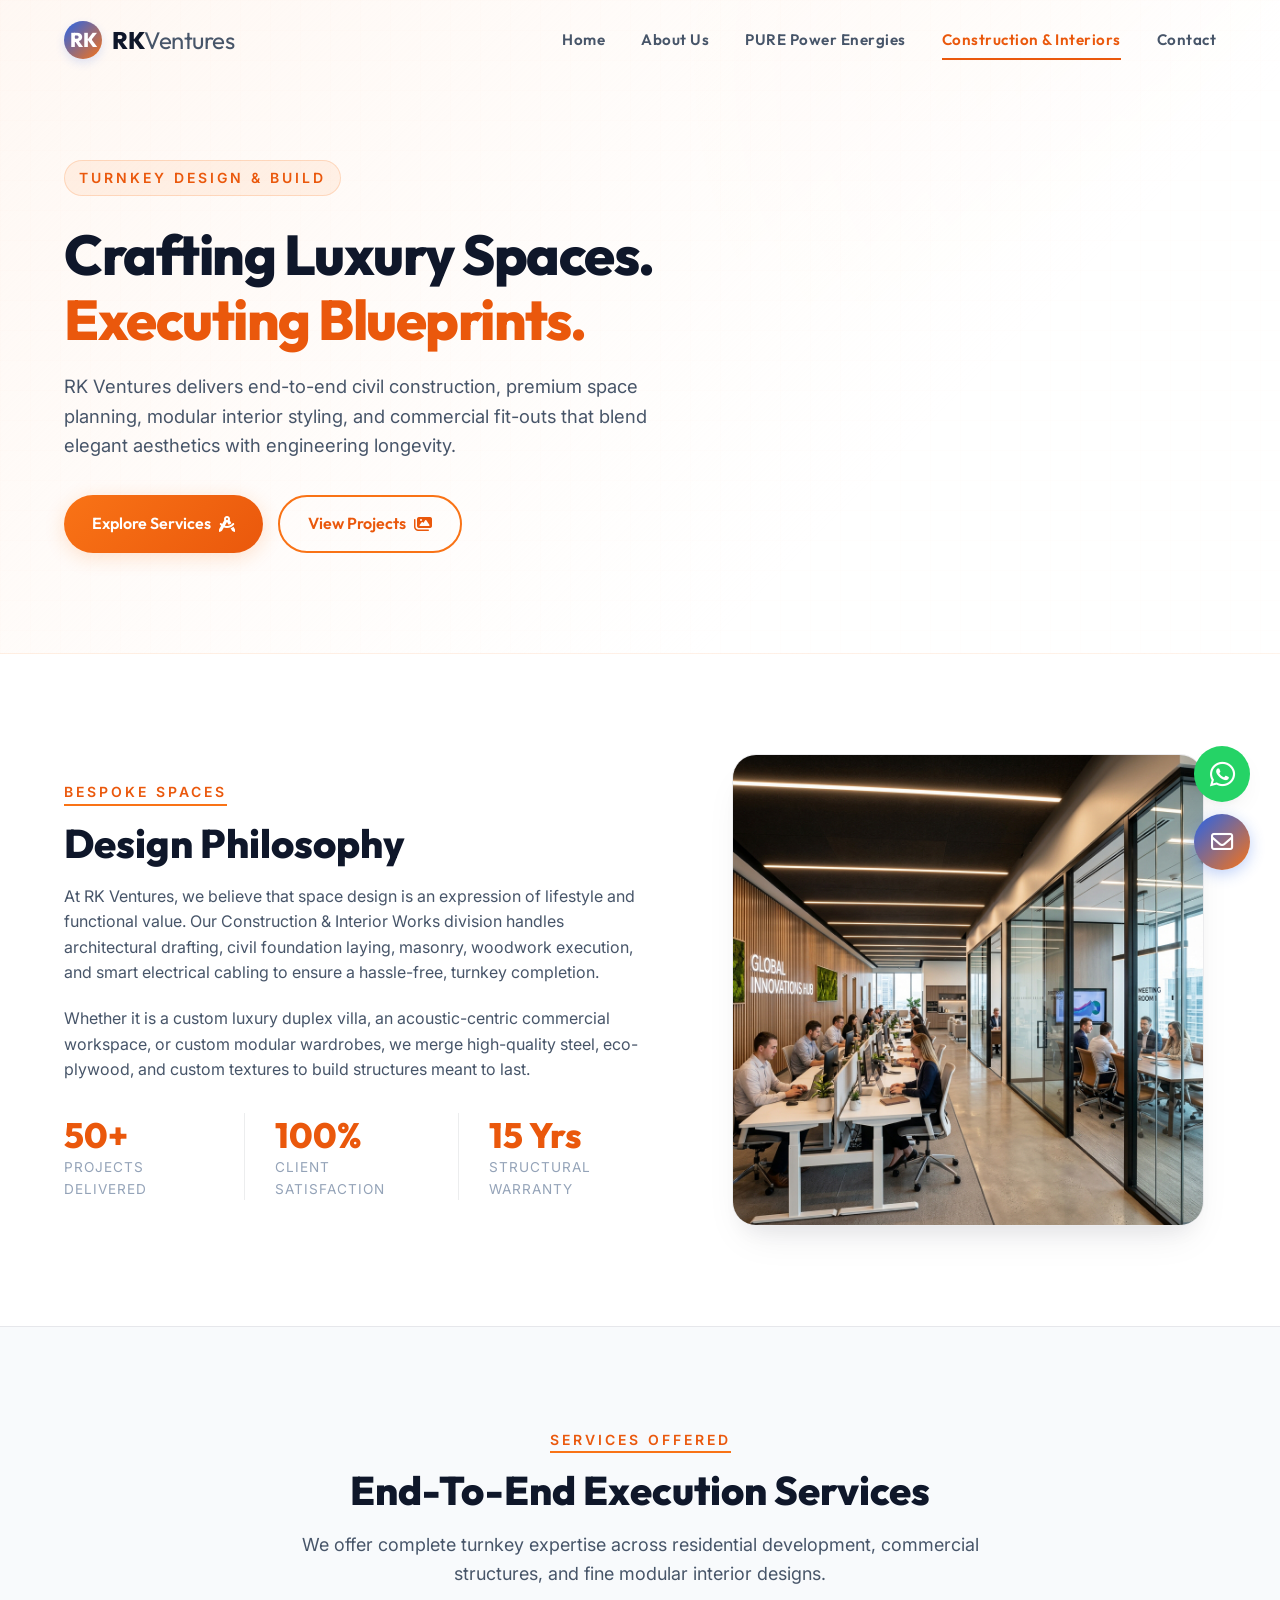
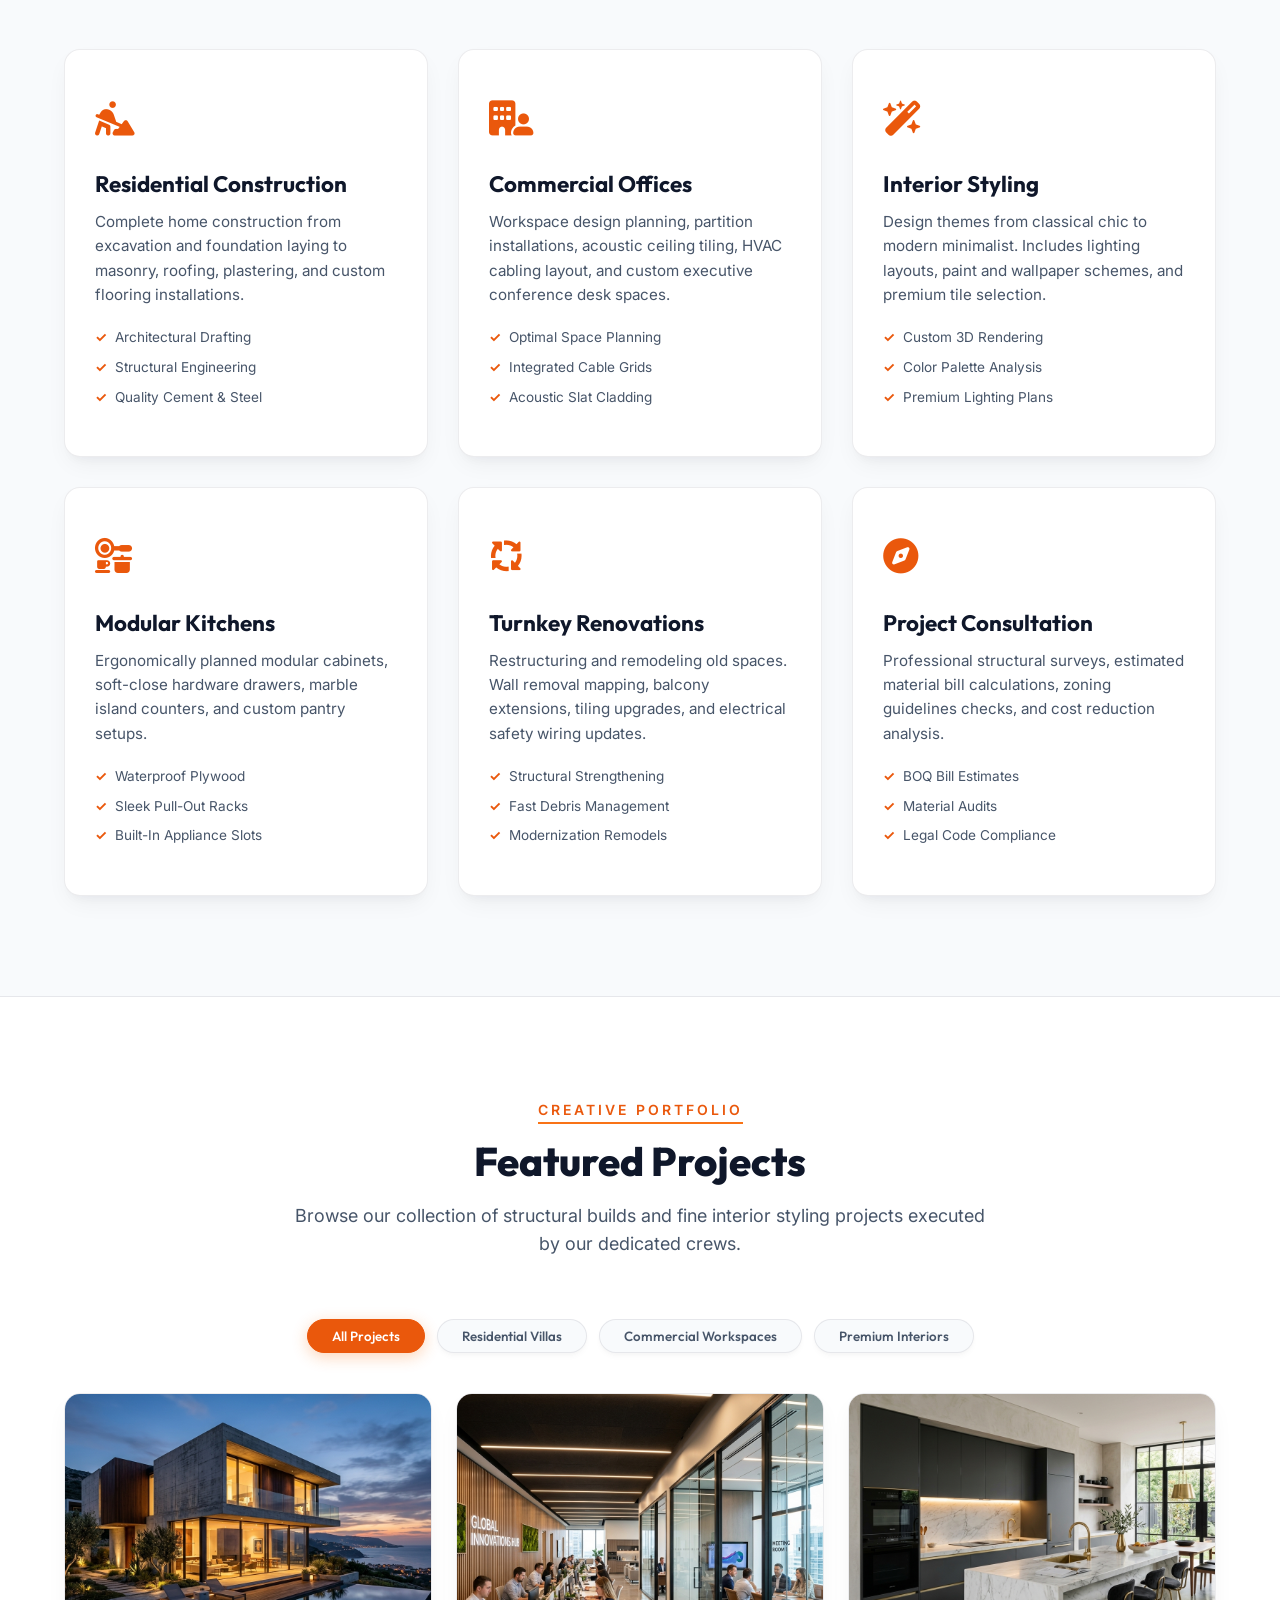
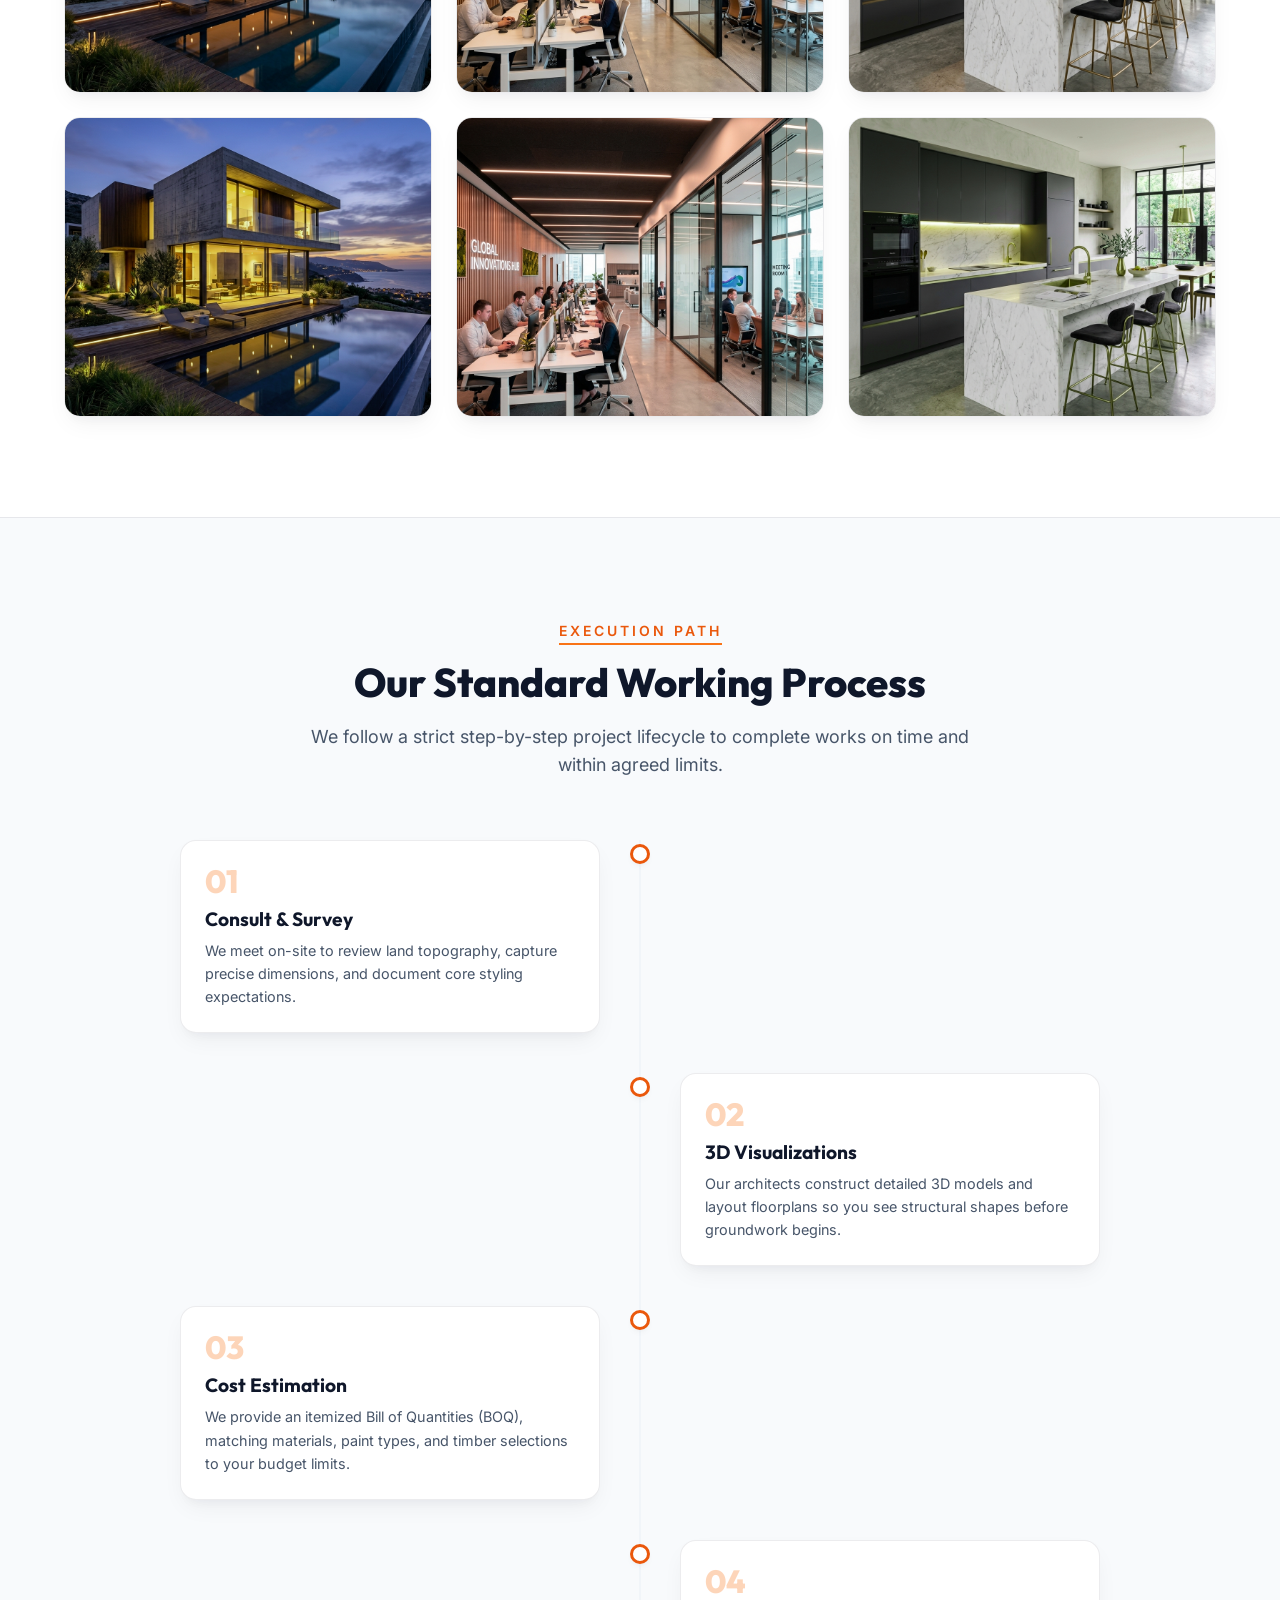
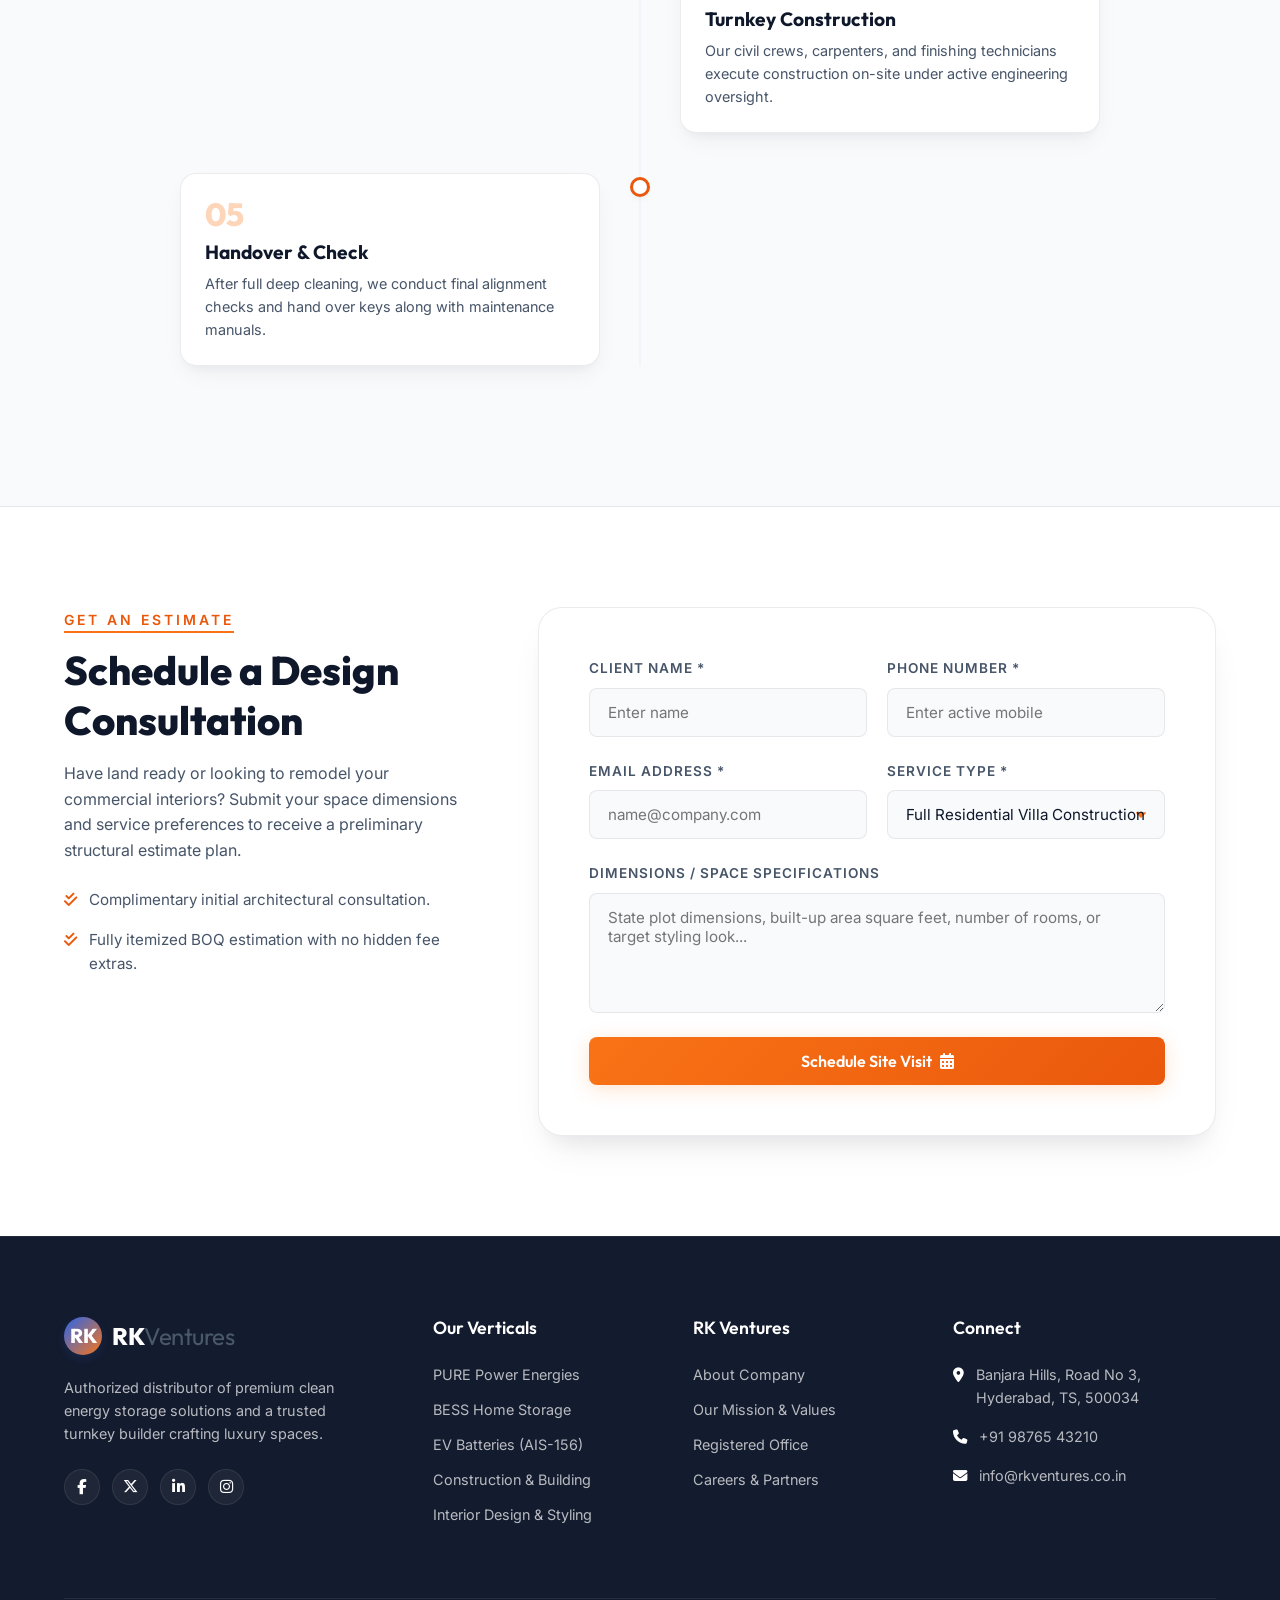
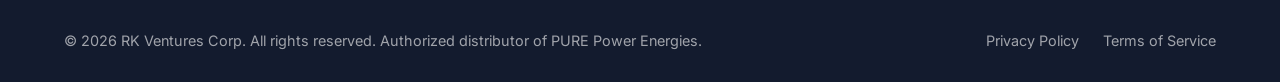
<file: construction.html>
<!DOCTYPE html>
<html lang="en">
<head>
  <meta charset="UTF-8">
  <meta name="viewport" content="width=device-width, initial-scale=1.0">
  <title>Construction & Interior Works | Turnkey Builders | RK Ventures</title>
  <meta name="description" content="RK Ventures provides professional turnkey construction, structural planning, modern interior design, modular kitchens, and premium commercial renovations.">
  
  <!-- CSS Stylesheets -->
  <link rel="stylesheet" href="css/style.css">
  
  <!-- Font Awesome Icons -->
  <link rel="stylesheet" href="https://cdnjs.cloudflare.com/ajax/libs/font-awesome/6.4.0/css/all.min.css">
</head>
<body>

  <!-- Sticky Header & Navbar -->
  <header class="header">
    <div class="container navbar">
      <a href="index.html" class="logo-container">
        <div class="logo-icon">RK</div>
        <div class="logo-text">RK<span>Ventures</span></div>
      </a>
      <nav class="nav-menu">
        <a href="index.html" class="nav-link">Home</a>
        <a href="about.html" class="nav-link">About Us</a>
        <a href="energy.html" class="nav-link nav-link-energy">PURE Power Energies</a>
        <a href="construction.html" class="nav-link nav-link-construction active">Construction & Interiors</a>
        <a href="contact.html" class="nav-link">Contact</a>
      </nav>
      <button class="hamburger">
        <span></span>
        <span></span>
        <span></span>
      </button>
    </div>
  </header>

  <!-- Hero Section -->
  <section class="hero-construction">
    <div class="container">
      <div class="hero-corp-content reveal">
        <span class="section-subtitle badge-construction" style="background: rgba(249, 115, 22, 0.08); padding: 6px 14px; border-radius: var(--border-radius-full); border: 1px solid rgba(249, 115, 22, 0.2);">Turnkey Design & Build</span>
        <h1 class="hero-corp-title" style="margin-top: 15px;">Crafting Luxury Spaces.<br><span class="construction-accent-text">Executing Blueprints.</span></h1>
        <p class="hero-corp-desc">RK Ventures delivers end-to-end civil construction, premium space planning, modular interior styling, and commercial fit-outs that blend elegant aesthetics with engineering longevity.</p>
        <div class="hero-corp-actions">
          <a href="#services-detail" class="btn btn-construction">Explore Services <i class="fa-solid fa-compass-drafting"></i></a>
          <a href="#portfolio-gallery" class="btn btn-construction-outline">View Projects <i class="fa-solid fa-images"></i></a>
        </div>
      </div>
    </div>
  </section>

  <!-- Division Introduction & Stats -->
  <section class="section-padding">
    <div class="container">
      <div class="about-grid">
        <div class="reveal-left">
          <span class="section-subtitle badge-construction">Bespoke Spaces</span>
          <h2 class="section-title">Design Philosophy</h2>
          <p style="margin-bottom: 20px; color: var(--text-secondary);">At RK Ventures, we believe that space design is an expression of lifestyle and functional value. Our Construction & Interior Works division handles architectural drafting, civil foundation laying, masonry, woodwork execution, and smart electrical cabling to ensure a hassle-free, turnkey completion.</p>
          <p style="color: var(--text-secondary); margin-bottom: 30px;">Whether it is a custom luxury duplex villa, an acoustic-centric commercial workspace, or custom modular wardrobes, we merge high-quality steel, eco-plywood, and custom textures to build structures meant to last.</p>
          
          <div style="display: flex; gap: 30px; margin-top: 30px;">
            <div>
              <h3 class="construction-accent-text" style="font-size: 2.2rem; font-weight: 800;">50+</h3>
              <p style="font-size: 0.85rem; text-transform: uppercase; letter-spacing: 1px; color: var(--text-muted);">Projects Delivered</p>
            </div>
            <div style="border-left: 1px solid var(--glass-border); padding-left: 30px;">
              <h3 class="construction-accent-text" style="font-size: 2.2rem; font-weight: 800;">100%</h3>
              <p style="font-size: 0.85rem; text-transform: uppercase; letter-spacing: 1px; color: var(--text-muted);">Client Satisfaction</p>
            </div>
            <div style="border-left: 1px solid var(--glass-border); padding-left: 30px;">
              <h3 class="construction-accent-text" style="font-size: 2.2rem; font-weight: 800;">15 Yrs</h3>
              <p style="font-size: 0.85rem; text-transform: uppercase; letter-spacing: 1px; color: var(--text-muted);">Structural Warranty</p>
            </div>
          </div>
        </div>
        <div class="reveal-right text-center">
          <img src="assets/commercial_office.png" alt="Luxury Commercial Office Interior" style="border-radius: var(--border-radius-lg); border: 1px solid var(--glass-border); box-shadow: var(--shadow-lg); max-width: 95%; margin: 0 auto;">
        </div>
      </div>
    </div>
  </section>

  <!-- Detailed Service Descriptions -->
  <section id="services-detail" class="section-padding" style="background-color: var(--bg-secondary); border-top: 1px solid var(--glass-border); border-bottom: 1px solid var(--glass-border);">
    <div class="container">
      <div class="section-header text-center reveal">
        <span class="section-subtitle badge-construction">Services Offered</span>
        <h2 class="section-title">End-To-End Execution Services</h2>
        <p class="section-desc">We offer complete turnkey expertise across residential development, commercial structures, and fine modular interior designs.</p>
      </div>

      <div class="services-grid">
        <!-- Service 1 -->
        <div class="service-card reveal delay-1">
          <div class="service-icon"><i class="fa-solid fa-person-digging"></i></div>
          <h3 class="service-title">Residential Construction</h3>
          <p class="service-desc">Complete home construction from excavation and foundation laying to masonry, roofing, plastering, and custom flooring installations.</p>
          <ul class="service-features">
            <li>Architectural Drafting</li>
            <li>Structural Engineering</li>
            <li>Quality Cement & Steel</li>
          </ul>
        </div>

        <!-- Service 2 -->
        <div class="service-card reveal delay-2">
          <div class="service-icon"><i class="fa-solid fa-building-user"></i></div>
          <h3 class="service-title">Commercial Offices</h3>
          <p class="service-desc">Workspace design planning, partition installations, acoustic ceiling tiling, HVAC cabling layout, and custom executive conference desk spaces.</p>
          <ul class="service-features">
            <li>Optimal Space Planning</li>
            <li>Integrated Cable Grids</li>
            <li>Acoustic Slat Cladding</li>
          </ul>
        </div>

        <!-- Service 3 -->
        <div class="service-card reveal delay-3">
          <div class="service-icon"><i class="fa-solid fa-wand-magic-sparkles"></i></div>
          <h3 class="service-title">Interior Styling</h3>
          <p class="service-desc">Design themes from classical chic to modern minimalist. Includes lighting layouts, paint and wallpaper schemes, and premium tile selection.</p>
          <ul class="service-features">
            <li>Custom 3D Rendering</li>
            <li>Color Palette Analysis</li>
            <li>Premium Lighting Plans</li>
          </ul>
        </div>

        <!-- Service 4 -->
        <div class="service-card reveal delay-1">
          <div class="service-icon"><i class="fa-solid fa-kitchen-set"></i></div>
          <h3 class="service-title">Modular Kitchens</h3>
          <p class="service-desc">Ergonomically planned modular cabinets, soft-close hardware drawers, marble island counters, and custom pantry setups.</p>
          <ul class="service-features">
            <li>Waterproof Plywood</li>
            <li>Sleek Pull-Out Racks</li>
            <li>Built-In Appliance Slots</li>
          </ul>
        </div>

        <!-- Service 5 -->
        <div class="service-card reveal delay-2">
          <div class="service-icon"><i class="fa-solid fa-arrows-spin"></i></div>
          <h3 class="service-title">Turnkey Renovations</h3>
          <p class="service-desc">Restructuring and remodeling old spaces. Wall removal mapping, balcony extensions, tiling upgrades, and electrical safety wiring updates.</p>
          <ul class="service-features">
            <li>Structural Strengthening</li>
            <li>Fast Debris Management</li>
            <li>Modernization Remodels</li>
          </ul>
        </div>

        <!-- Service 6 -->
        <div class="service-card reveal delay-3">
          <div class="service-icon"><i class="fa-solid fa-compass"></i></div>
          <h3 class="service-title">Project Consultation</h3>
          <p class="service-desc">Professional structural surveys, estimated material bill calculations, zoning guidelines checks, and cost reduction analysis.</p>
          <ul class="service-features">
            <li>BOQ Bill Estimates</li>
            <li>Material Audits</li>
            <li>Legal Code Compliance</li>
          </ul>
        </div>
      </div>
    </div>
  </section>

  <!-- Filterable Project Gallery -->
  <section id="portfolio-gallery" class="section-padding">
    <div class="container">
      <div class="section-header text-center reveal">
        <span class="section-subtitle badge-construction">Creative Portfolio</span>
        <h2 class="section-title">Featured Projects</h2>
        <p class="section-desc">Browse our collection of structural builds and fine interior styling projects executed by our dedicated crews.</p>
      </div>

      <!-- Filter Buttons -->
      <div class="gallery-filter-wrapper reveal">
        <button class="filter-btn active" data-filter="all">All Projects</button>
        <button class="filter-btn" data-filter="residential">Residential Villas</button>
        <button class="filter-btn" data-filter="commercial">Commercial Workspaces</button>
        <button class="filter-btn" data-filter="interiors">Premium Interiors</button>
      </div>

      <!-- Masonry Grid -->
      <div class="gallery-grid reveal">
        <!-- Item 1: Residential -->
        <div class="gallery-item" data-category="residential">
          <img src="assets/luxury_villa.png" alt="Luxury Villa Exterior" class="gallery-item-img">
          <div class="gallery-item-overlay">
            <span class="gallery-item-cat">Residential Build</span>
            <h4 class="gallery-item-title">Duplex Villa, Banjara Hills</h4>
          </div>
        </div>

        <!-- Item 2: Commercial -->
        <div class="gallery-item" data-category="commercial">
          <img src="assets/commercial_office.png" alt="Corporate Office Workspace" class="gallery-item-img">
          <div class="gallery-item-overlay">
            <span class="gallery-item-cat">Commercial Fit-Out</span>
            <h4 class="gallery-item-title">Fintech Headquarters, Gachibowli</h4>
          </div>
        </div>

        <!-- Item 3: Interiors -->
        <div class="gallery-item" data-category="interiors">
          <img src="assets/modular_kitchen.png" alt="Minimalist Modular Kitchen" class="gallery-item-img">
          <div class="gallery-item-overlay">
            <span class="gallery-item-cat">Modular Interiors</span>
            <h4 class="gallery-item-title">Marble Modular Kitchen, Jubilee Hills</h4>
          </div>
        </div>

        <!-- Item 4: Residential Fallback -->
        <div class="gallery-item" data-category="residential">
          <img src="assets/luxury_villa.png" alt="Luxury Modern Villa Design" class="gallery-item-img" style="filter: hue-rotate(15deg);">
          <div class="gallery-item-overlay">
            <span class="gallery-item-cat">Residential Villa</span>
            <h4 class="gallery-item-title">Avenue Duplex, Gachibowli</h4>
          </div>
        </div>

        <!-- Item 5: Commercial Fallback -->
        <div class="gallery-item" data-category="commercial">
          <img src="assets/commercial_office.png" alt="Creative Agency Office" class="gallery-item-img" style="filter: hue-rotate(-15deg);">
          <div class="gallery-item-overlay">
            <span class="gallery-item-cat">Commercial Fit-Out</span>
            <h4 class="gallery-item-title">Creative Hub Workspace, Madhapur</h4>
          </div>
        </div>

        <!-- Item 6: Interiors Fallback -->
        <div class="gallery-item" data-category="interiors">
          <img src="assets/modular_kitchen.png" alt="Bespoke Wardrobe & Kitchen" class="gallery-item-img" style="filter: hue-rotate(30deg);">
          <div class="gallery-item-overlay">
            <span class="gallery-item-cat">Modular Interiors</span>
            <h4 class="gallery-item-title">Bespoke Wardrobes, Madhapur</h4>
          </div>
        </div>
      </div>
    </div>
  </section>

  <!-- Process Timeline -->
  <section class="section-padding" style="background-color: var(--bg-secondary); border-top: 1px solid var(--glass-border); border-bottom: 1px solid var(--glass-border);">
    <div class="container">
      <div class="section-header text-center reveal">
        <span class="section-subtitle badge-construction">Execution Path</span>
        <h2 class="section-title">Our Standard Working Process</h2>
        <p class="section-desc">We follow a strict step-by-step project lifecycle to complete works on time and within agreed limits.</p>
      </div>

      <div class="process-timeline reveal">
        <!-- Step 1 -->
        <div class="timeline-step">
          <div class="timeline-marker"></div>
          <div class="timeline-step-card">
            <div class="timeline-num">01</div>
            <h4 class="timeline-title">Consult & Survey</h4>
            <p class="timeline-text">We meet on-site to review land topography, capture precise dimensions, and document core styling expectations.</p>
          </div>
        </div>

        <!-- Step 2 -->
        <div class="timeline-step">
          <div class="timeline-marker"></div>
          <div class="timeline-step-card">
            <div class="timeline-num">02</div>
            <h4 class="timeline-title">3D Visualizations</h4>
            <p class="timeline-text">Our architects construct detailed 3D models and layout floorplans so you see structural shapes before groundwork begins.</p>
          </div>
        </div>

        <!-- Step 3 -->
        <div class="timeline-step">
          <div class="timeline-marker"></div>
          <div class="timeline-step-card">
            <div class="timeline-num">03</div>
            <h4 class="timeline-title">Cost Estimation</h4>
            <p class="timeline-text">We provide an itemized Bill of Quantities (BOQ), matching materials, paint types, and timber selections to your budget limits.</p>
          </div>
        </div>

        <!-- Step 4 -->
        <div class="timeline-step">
          <div class="timeline-marker"></div>
          <div class="timeline-step-card">
            <div class="timeline-num">04</div>
            <h4 class="timeline-title">Turnkey Construction</h4>
            <p class="timeline-text">Our civil crews, carpenters, and finishing technicians execute construction on-site under active engineering oversight.</p>
          </div>
        </div>

        <!-- Step 5 -->
        <div class="timeline-step">
          <div class="timeline-marker"></div>
          <div class="timeline-step-card">
            <div class="timeline-num">05</div>
            <h4 class="timeline-title">Handover & Check</h4>
            <p class="timeline-text">After full deep cleaning, we conduct final alignment checks and hand over keys along with maintenance manuals.</p>
          </div>
        </div>
      </div>
    </div>
  </section>

  <!-- Construction Quote Enquiry Section -->
  <section id="construction-enquiry" class="section-padding">
    <div class="container">
      <div class="contact-grid">
        <div class="reveal-left">
          <span class="section-subtitle badge-construction">Get an Estimate</span>
          <h2 class="section-title">Schedule a Design Consultation</h2>
          <p style="color: var(--text-secondary); margin-bottom: 24px;">Have land ready or looking to remodel your commercial interiors? Submit your space dimensions and service preferences to receive a preliminary structural estimate plan.</p>
          <ul style="list-style: none; margin-top: 20px;">
            <li style="margin-bottom: 16px; display: flex; gap: 12px; font-size: 0.95rem; color: var(--text-secondary);">
              <span class="construction-accent-text" style="font-weight: bold;"><i class="fa-solid fa-check-double"></i></span>
              <span>Complimentary initial architectural consultation.</span>
            </li>
            <li style="margin-bottom: 16px; display: flex; gap: 12px; font-size: 0.95rem; color: var(--text-secondary);">
              <span class="construction-accent-text" style="font-weight: bold;"><i class="fa-solid fa-check-double"></i></span>
              <span>Fully itemized BOQ estimation with no hidden fee extras.</span>
            </li>
          </ul>
        </div>

        <div class="reveal-right">
          <div class="enquiry-form-wrapper">
            <div class="form-success-overlay">
              <div class="success-icon" style="border-color: var(--color-construction); color: var(--color-construction); background-color: rgba(249, 115, 22, 0.08);"><i class="fa-solid fa-circle-check"></i></div>
              <h3>Consultation Booked!</h3>
              <p style="color: var(--text-secondary); margin-top: 10px; max-width: 320px;">Thank you for contacting RK Ventures Construction Division. An architectural layout consultant will call you to confirm your site visit appointment.</p>
            </div>

            <form id="enquiryForm">
              <div class="form-group-row">
                <div class="form-group">
                  <label for="name" class="form-label">Client Name *</label>
                  <input type="text" id="name" class="form-control form-control-construction" required placeholder="Enter name">
                </div>
                <div class="form-group">
                  <label for="phone" class="form-label">Phone Number *</label>
                  <input type="tel" id="phone" class="form-control form-control-construction" required placeholder="Enter active mobile">
                </div>
              </div>
              <div class="form-group-row">
                <div class="form-group">
                  <label for="email" class="form-label">Email Address *</label>
                  <input type="email" id="email" class="form-control form-control-construction" required placeholder="name@company.com">
                </div>
                <div class="form-group">
                  <label for="service-type" class="form-label">Service Type *</label>
                  <select id="division" class="form-control form-control-construction" style="background-image: url('data:image/svg+xml;charset=US-ASCII,%3Csvg%20xmlns%3D%22http%3A//www.w3.org/2000/svg%22%20width%3D%22292.4%22%20height%3D%22292.4%22%3E%3Cpath%20fill%3D%22%23F97316%22%20d%3D%22M287%2069.4a17.6%2017.6%200%200%200-13-5.4H18.4c-5%200-9.3%201.8-12.9%205.4A17.6%2017.6%200%200%200%200%2082.2c0%205%201.8%209.3%205.4%2012.9l128%20127.9c3.6%203.6%207.8%205.4%2012.8%205.4s9.2-1.8%2012.8-5.4L287%2095c3.5-3.5%205.4-7.8%205.4-12.8%200-5-1.9-9.2-5.5-12.8z%22/%3E%3C/svg%3E'); background-repeat: no-repeat; background-position: right 18px top 50%; background-size: 10px auto; -webkit-appearance: none;">
                    <option value="res-const">Full Residential Villa Construction</option>
                    <option value="comm-fit">Commercial Office Fit-Out</option>
                    <option value="interior-style">Luxury Interior Designing</option>
                    <option value="modular-kit">Modular Kitchen & Fittings</option>
                    <option value="renovation">Turnkey Room Renovation</option>
                  </select>
                </div>
              </div>
              <div class="form-group">
                <label for="details" class="form-label">Dimensions / Space Specifications</label>
                <textarea id="details" class="form-control form-control-construction" placeholder="State plot dimensions, built-up area square feet, number of rooms, or target styling look..."></textarea>
              </div>
              <button type="submit" class="btn btn-construction" style="width: 100%; border-radius: var(--border-radius-sm);">Schedule Site Visit <i class="fa-solid fa-calendar-days"></i></button>
            </form>
          </div>
        </div>
      </div>
    </div>
  </section>

  <!-- Sticky Actions (WhatsApp and Enquiry Trigger) -->
  <div class="sticky-actions">
    <a href="#" class="float-btn float-whatsapp" aria-label="Chat on WhatsApp"><i class="fa-brands fa-whatsapp"></i></a>
    <div class="float-btn float-enquiry" aria-label="Open Enquiry Form"><i class="fa-regular fa-envelope"></i></div>
  </div>

  <!-- Footer -->
  <footer class="footer">
    <div class="container">
      <div class="footer-grid">
        <div>
          <a href="index.html" class="logo-container footer-logo">
            <div class="logo-icon">RK</div>
            <div class="logo-text">RK<span>Ventures</span></div>
          </a>
          <p class="footer-about-text">Authorized distributor of premium clean energy storage solutions and a trusted turnkey builder crafting luxury spaces.</p>
          <div class="footer-socials">
            <a href="#" class="social-link"><i class="fa-brands fa-facebook-f"></i></a>
            <a href="#" class="social-link"><i class="fa-brands fa-x-twitter"></i></a>
            <a href="#" class="social-link"><i class="fa-brands fa-linkedin-in"></i></a>
            <a href="#" class="social-link"><i class="fa-brands fa-instagram"></i></a>
          </div>
        </div>

        <div>
          <h4 class="footer-col-title">Our Verticals</h4>
          <ul class="footer-links-list">
            <li><a href="energy.html">PURE Power Energies</a></li>
            <li><a href="energy.html#bess-catalog">BESS Home Storage</a></li>
            <li><a href="energy.html#ev-batteries">EV Batteries (AIS-156)</a></li>
            <li><a href="construction.html">Construction & Building</a></li>
            <li><a href="construction.html#interiors">Interior Design & Styling</a></li>
          </ul>
        </div>

        <div>
          <h4 class="footer-col-title">RK Ventures</h4>
          <ul class="footer-links-list">
            <li><a href="about.html">About Company</a></li>
            <li><a href="about.html#mission-vision">Our Mission & Values</a></li>
            <li><a href="contact.html">Registered Office</a></li>
            <li><a href="contact.html#enquiry-form">Careers & Partners</a></li>
          </ul>
        </div>

        <div>
          <h4 class="footer-col-title">Connect</h4>
          <ul class="footer-contact-details">
            <li>
              <span><i class="fa-solid fa-location-dot"></i></span>
              <span>Banjara Hills, Road No 3, Hyderabad, TS, 500034</span>
            </li>
            <li>
              <span><i class="fa-solid fa-phone"></i></span>
              <span>+91 98765 43210</span>
            </li>
            <li>
              <span><i class="fa-solid fa-envelope"></i></span>
              <span>info@rkventures.co.in</span>
            </li>
          </ul>
        </div>
      </div>

      <div class="footer-bottom">
        <p>&copy; 2026 RK Ventures Corp. All rights reserved. Authorized distributor of PURE Power Energies.</p>
        <div class="footer-legal-links">
          <a href="#">Privacy Policy</a>
          <a href="#">Terms of Service</a>
        </div>
      </div>
    </div>
  </footer>

  <!-- Main JavaScript File -->
  <script src="js/main.js"></script>
</body>
</html>
</file>
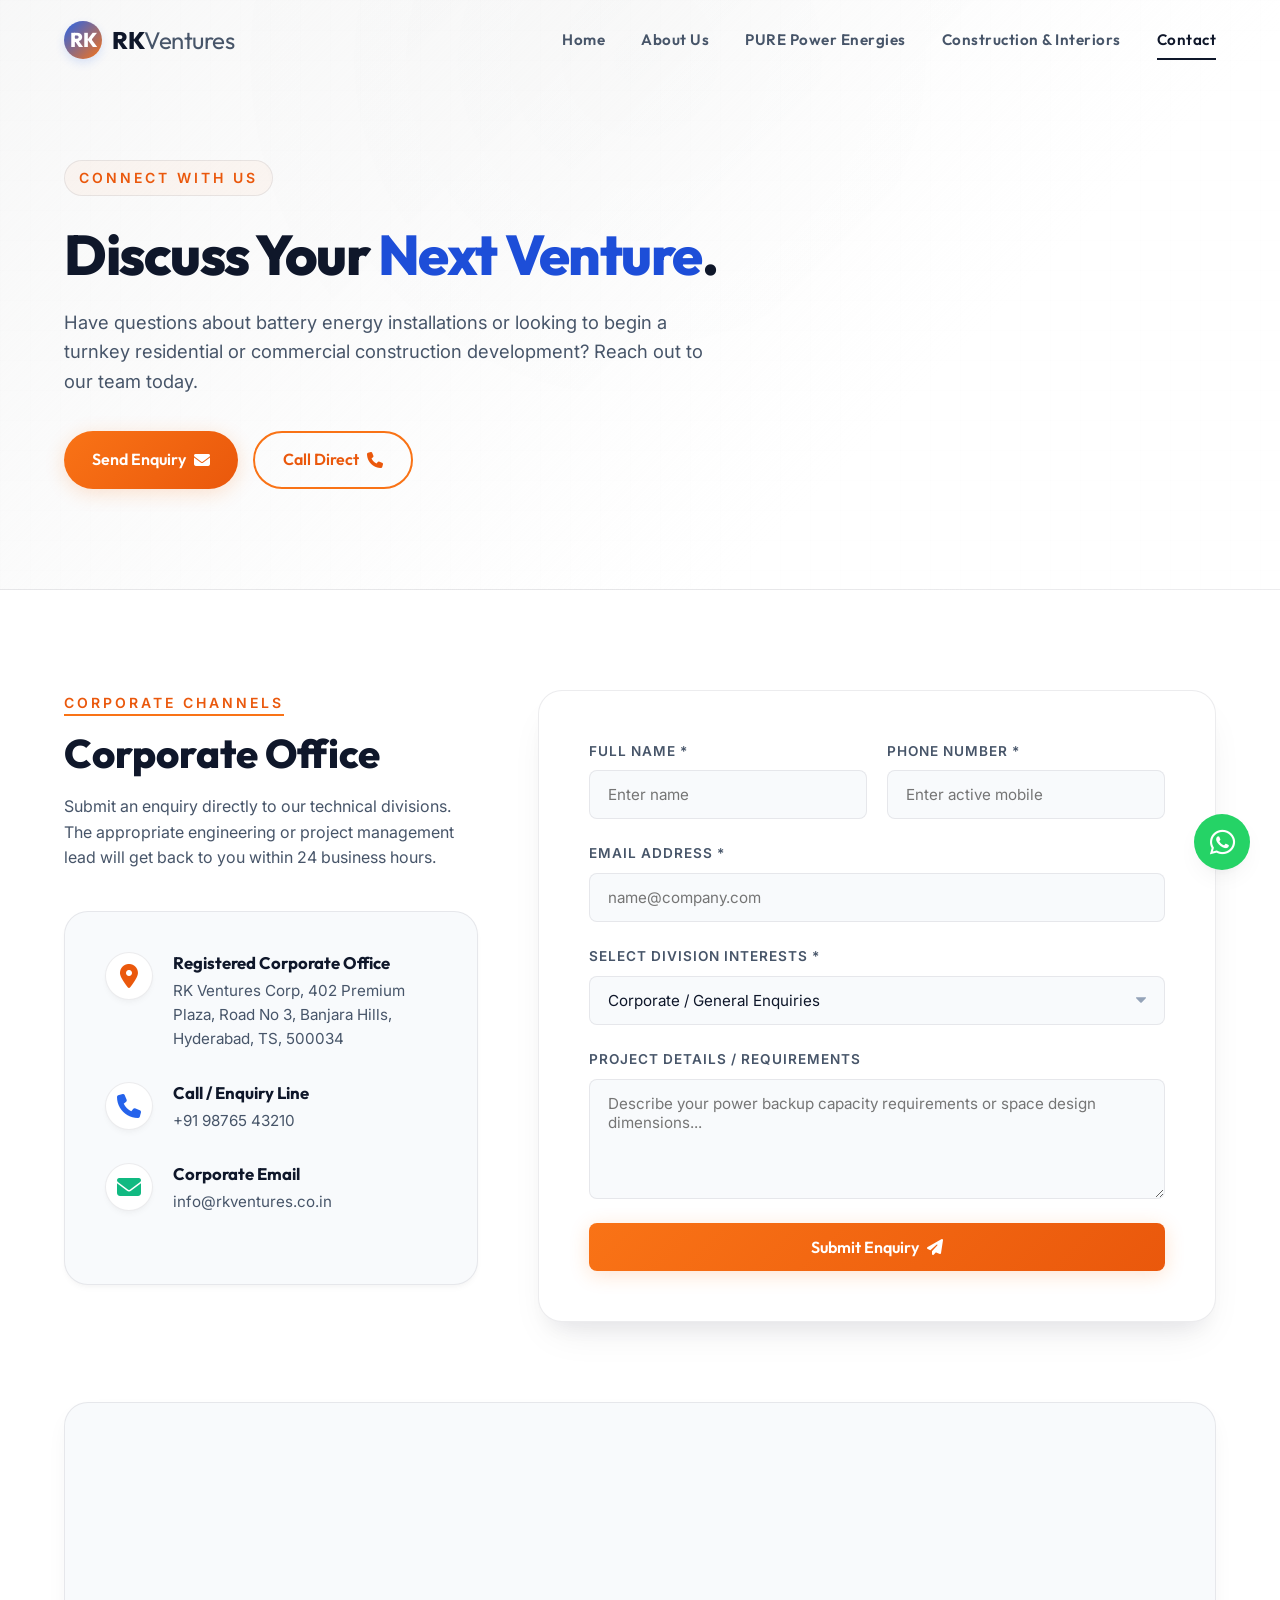
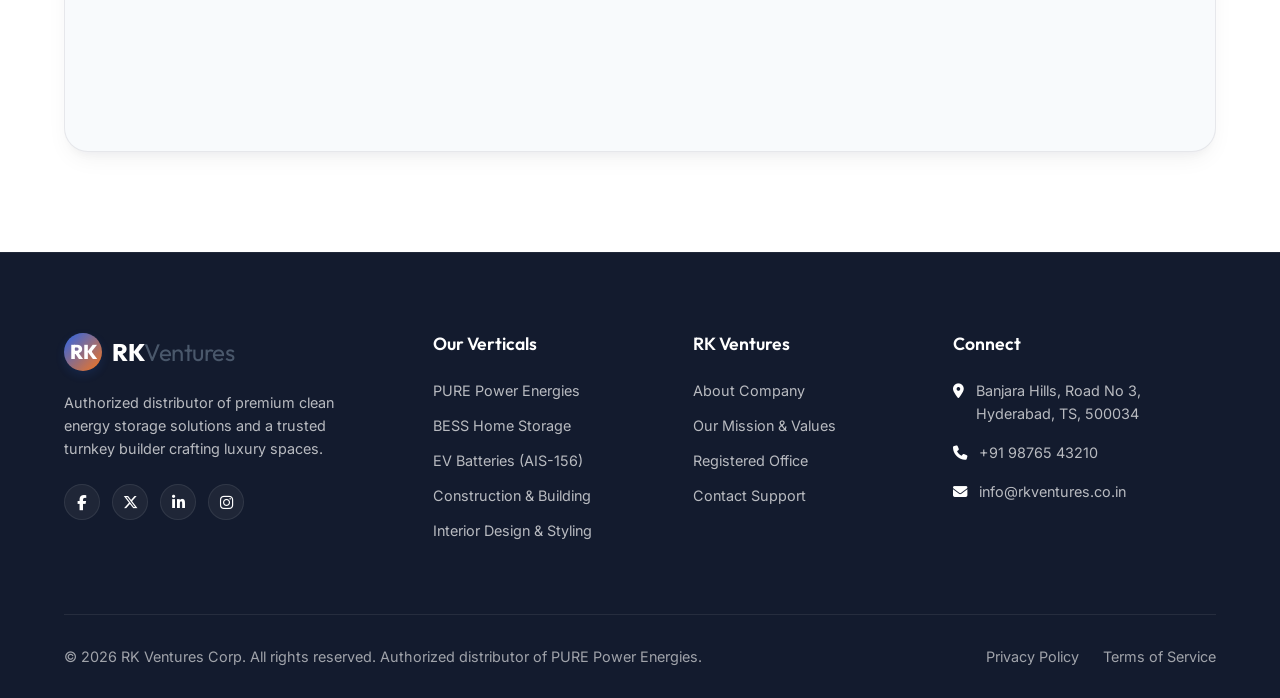
<file: contact.html>
<!DOCTYPE html>
<html lang="en">
<head>
  <meta charset="UTF-8">
  <meta name="viewport" content="width=device-width, initial-scale=1.0">
  <title>Contact Us | Registered Office & Enquiries | RK Ventures</title>
  <meta name="description" content="Reach out to RK Ventures. Find our registered office address in Banjara Hills, Hyderabad, or submit an enquiry for clean energy distribution and custom construction works.">
  
  <!-- CSS Stylesheets -->
  <link rel="stylesheet" href="css/style.css">
  
  <!-- Font Awesome Icons -->
  <link rel="stylesheet" href="https://cdnjs.cloudflare.com/ajax/libs/font-awesome/6.4.0/css/all.min.css">
</head>
<body>

  <!-- Sticky Header & Navbar -->
  <header class="header">
    <div class="container navbar">
      <a href="index.html" class="logo-container">
        <div class="logo-icon">RK</div>
        <div class="logo-text">RK<span>Ventures</span></div>
      </a>
      <nav class="nav-menu">
        <a href="index.html" class="nav-link">Home</a>
        <a href="about.html" class="nav-link">About Us</a>
        <a href="energy.html" class="nav-link nav-link-energy">PURE Power Energies</a>
        <a href="construction.html" class="nav-link nav-link-construction">Construction & Interiors</a>
        <a href="contact.html" class="nav-link active">Contact</a>
      </nav>
      <button class="hamburger" aria-label="Toggle navigation menu">
        <span></span>
        <span></span>
        <span></span>
      </button>
    </div>
  </header>

  <!-- Hero Section -->
  <section class="hero-contact">
    <div class="container">
      <div class="hero-corp-content reveal">
        <span class="section-subtitle badge-construction" style="background: rgba(249, 115, 22, 0.04); padding: 6px 14px; border-radius: var(--border-radius-full); border: 1px solid var(--glass-border); color: var(--color-construction-dark);">Connect With Us</span>
        <h1 class="hero-corp-title" style="margin-top: 15px;">Discuss Your <span class="energy-accent-text">Next Venture</span>.</h1>
        <p class="hero-corp-desc">Have questions about battery energy installations or looking to begin a turnkey residential or commercial construction development? Reach out to our team today.</p>
        <div class="hero-corp-actions">
          <a href="#enquiry-section" class="btn btn-construction">Send Enquiry <i class="fa-solid fa-envelope"></i></a>
          <a href="tel:+919876543210" class="btn btn-construction-outline">Call Direct <i class="fa-solid fa-phone"></i></a>
        </div>
      </div>
    </div>
  </section>

  <!-- Contact Grid: Address Cards & Form -->
  <section id="enquiry-section" class="section-padding">
    <div class="container">
      <div class="contact-grid">
        <div class="reveal-left">
          <span class="section-subtitle badge-construction">Corporate Channels</span>
          <h2 class="section-title">Corporate Office</h2>
          <p style="margin-bottom: 40px; color: var(--text-secondary);">Submit an enquiry directly to our technical divisions. The appropriate engineering or project management lead will get back to you within 24 business hours.</p>
          
          <div class="contact-info-panel">
            <div class="contact-info-item">
              <div class="contact-info-icon" style="color: var(--color-construction-dark);"><i class="fa-solid fa-location-dot"></i></div>
              <div class="contact-info-text">
                <h4>Registered Corporate Office</h4>
                <p>RK Ventures Corp, 402 Premium Plaza, Road No 3, Banjara Hills, Hyderabad, TS, 500034</p>
              </div>
            </div>
            <div class="contact-info-item">
              <div class="contact-info-icon" style="color: var(--color-energy);"><i class="fa-solid fa-phone"></i></div>
              <div class="contact-info-text">
                <h4>Call / Enquiry Line</h4>
                <p><a href="tel:+919876543210">+91 98765 43210</a></p>
              </div>
            </div>
            <div class="contact-info-item">
              <div class="contact-info-icon" style="color: var(--color-success);"><i class="fa-solid fa-envelope"></i></div>
              <div class="contact-info-text">
                <h4>Corporate Email</h4>
                <p><a href="mailto:info@rkventures.co.in">info@rkventures.co.in</a></p>
              </div>
            </div>
          </div>
        </div>

        <div class="reveal-right">
          <div class="enquiry-form-wrapper" style="position: relative;">
            <div class="form-success-overlay" style="display: none; flex-direction: column; align-items: center; justify-content: center; position: absolute; top: 0; left: 0; width: 100%; height: 100%; background: var(--bg-primary); z-index: 10; border-radius: var(--border-radius-md); text-align: center; padding: 30px;">
              <div class="success-icon" style="width: 60px; height: 60px; border-radius: 50%; background: rgba(16, 185, 129, 0.1); color: var(--color-success); display: flex; align-items: center; justify-content: center; font-size: 1.8rem; margin-bottom: 20px;"><i class="fa-solid fa-check"></i></div>
              <h3 style="font-family: 'Outfit', sans-serif;">Enquiry Received Successfully!</h3>
              <p style="color: var(--text-secondary); margin-top: 10px; max-width: 320px;">Thank you for contacting RK Ventures. Our corporate division representative will reach out to you within 24 business hours.</p>
            </div>

            <form id="enquiryForm">
              <div class="form-group-row">
                <div class="form-group">
                  <label for="name" class="form-label">Full Name *</label>
                  <input type="text" id="name" class="form-control" required placeholder="Enter name">
                </div>
                <div class="form-group">
                  <label for="phone" class="form-label">Phone Number *</label>
                  <input type="tel" id="phone" class="form-control" required placeholder="Enter active mobile">
                </div>
              </div>
              <div class="form-group">
                <label for="email" class="form-label">Email Address *</label>
                <input type="email" id="email" class="form-control" required placeholder="name@company.com">
              </div>
              <div class="form-group">
                <label for="division" class="form-label">Select Division Interests *</label>
                <select id="division" class="form-control" style="background-image: url('data:image/svg+xml;charset=US-ASCII,%3Csvg%20xmlns%3D%22http%3A//www.w3.org/2000/svg%22%20width%3D%22292.4%22%20height%3D%22292.4%22%3E%3Cpath%20fill%3D%22%2394A3B8%22%20d%3D%22M287%2069.4a17.6%2017.6%200%200%200-13-5.4H18.4c-5%200-9.3%201.8-12.9%205.4A17.6%2017.6%200%200%200%200%2082.2c0%205%201.8%209.3%205.4%2012.9l128%20127.9c3.6%203.6%207.8%205.4%2012.8%205.4s9.2-1.8%2012.8-5.4L287%2095c3.5-3.5%205.4-7.8%205.4-12.8%200-5-1.9-9.2-5.5-12.8z%22/%3E%3C/svg%3E'); background-repeat: no-repeat; background-position: right 18px top 50%; background-size: 10px auto; -webkit-appearance: none;">
                  <option value="general">Corporate / General Enquiries</option>
                  <option value="energy">PURE Power Energies (BESS & EV Battery)</option>
                  <option value="construction">Construction & Turnkey Interiors</option>
                </select>
              </div>
              <div class="form-group">
                <label for="details" class="form-label">Project Details / Requirements</label>
                <textarea id="details" class="form-control" placeholder="Describe your power backup capacity requirements or space design dimensions..."></textarea>
              </div>
              <button type="submit" class="btn btn-construction" style="width: 100%; border-radius: var(--border-radius-sm);">Submit Enquiry <i class="fa-solid fa-paper-plane"></i></button>
            </form>
          </div>
        </div>
      </div>

      <!-- Map frame -->
      <div class="map-placeholder reveal" style="margin-top: 80px; border-radius: var(--border-radius-lg); overflow: hidden; border: 1px solid var(--glass-border); box-shadow: var(--shadow-md);">
        <iframe src="https://www.openstreetmap.org/export/embed.html?bbox=78.435%2C17.410%2C78.455%2C17.425&amp;layer=mapnik&amp;marker=17.417%2C78.445" style="width: 100%; height: 450px; border: 0; filter: grayscale(1) contrast(1.1);" allowfullscreen="" loading="lazy"></iframe>
      </div>
    </div>
  </section>

  <!-- Sticky Actions (WhatsApp and Contact Quick Links) -->
  <div class="sticky-actions">
    <a href="#" class="float-btn float-whatsapp" aria-label="Chat on WhatsApp"><i class="fa-brands fa-whatsapp"></i></a>
  </div>

  <!-- Footer -->
  <footer class="footer">
    <div class="container">
      <div class="footer-grid">
        <div>
          <a href="index.html" class="logo-container footer-logo">
            <div class="logo-icon">RK</div>
            <div class="logo-text">RK<span>Ventures</span></div>
          </a>
          <p class="footer-about-text">Authorized distributor of premium clean energy storage solutions and a trusted turnkey builder crafting luxury spaces.</p>
          <div class="footer-socials">
            <a href="#" class="social-link" aria-label="Facebook"><i class="fa-brands fa-facebook-f"></i></a>
            <a href="#" class="social-link" aria-label="Twitter"><i class="fa-brands fa-x-twitter"></i></a>
            <a href="#" class="social-link" aria-label="LinkedIn"><i class="fa-brands fa-linkedin-in"></i></a>
            <a href="#" class="social-link" aria-label="Instagram"><i class="fa-brands fa-instagram"></i></a>
          </div>
        </div>

        <div>
          <h4 class="footer-col-title">Our Verticals</h4>
          <ul class="footer-links-list">
            <li><a href="energy.html">PURE Power Energies</a></li>
            <li><a href="energy.html#bess-catalog">BESS Home Storage</a></li>
            <li><a href="energy.html#ev-batteries">EV Batteries (AIS-156)</a></li>
            <li><a href="construction.html">Construction & Building</a></li>
            <li><a href="construction.html#services-detail">Interior Design & Styling</a></li>
          </ul>
        </div>

        <div>
          <h4 class="footer-col-title">RK Ventures</h4>
          <ul class="footer-links-list">
            <li><a href="about.html">About Company</a></li>
            <li><a href="about.html#journey">Our Mission & Values</a></li>
            <li><a href="contact.html">Registered Office</a></li>
            <li><a href="contact.html#enquiry-section">Contact Support</a></li>
          </ul>
        </div>

        <div>
          <h4 class="footer-col-title">Connect</h4>
          <ul class="footer-contact-details">
            <li>
              <span><i class="fa-solid fa-location-dot"></i></span>
              <span>Banjara Hills, Road No 3, Hyderabad, TS, 500034</span>
            </li>
            <li>
              <span><i class="fa-solid fa-phone"></i></span>
              <span><a href="tel:+919876543210">+91 98765 43210</a></span>
            </li>
            <li>
              <span><i class="fa-solid fa-envelope"></i></span>
              <span><a href="mailto:info@rkventures.co.in">info@rkventures.co.in</a></span>
            </li>
          </ul>
        </div>
      </div>

      <div class="footer-bottom">
        <p>&copy; 2026 RK Ventures Corp. All rights reserved. Authorized distributor of PURE Power Energies.</p>
        <div class="footer-legal-links">
          <a href="#">Privacy Policy</a>
          <a href="#">Terms of Service</a>
        </div>
      </div>
    </div>
  </footer>

  <!-- Main JavaScript File -->
  <script src="js/main.js"></script>
</body>
</html>
</file>
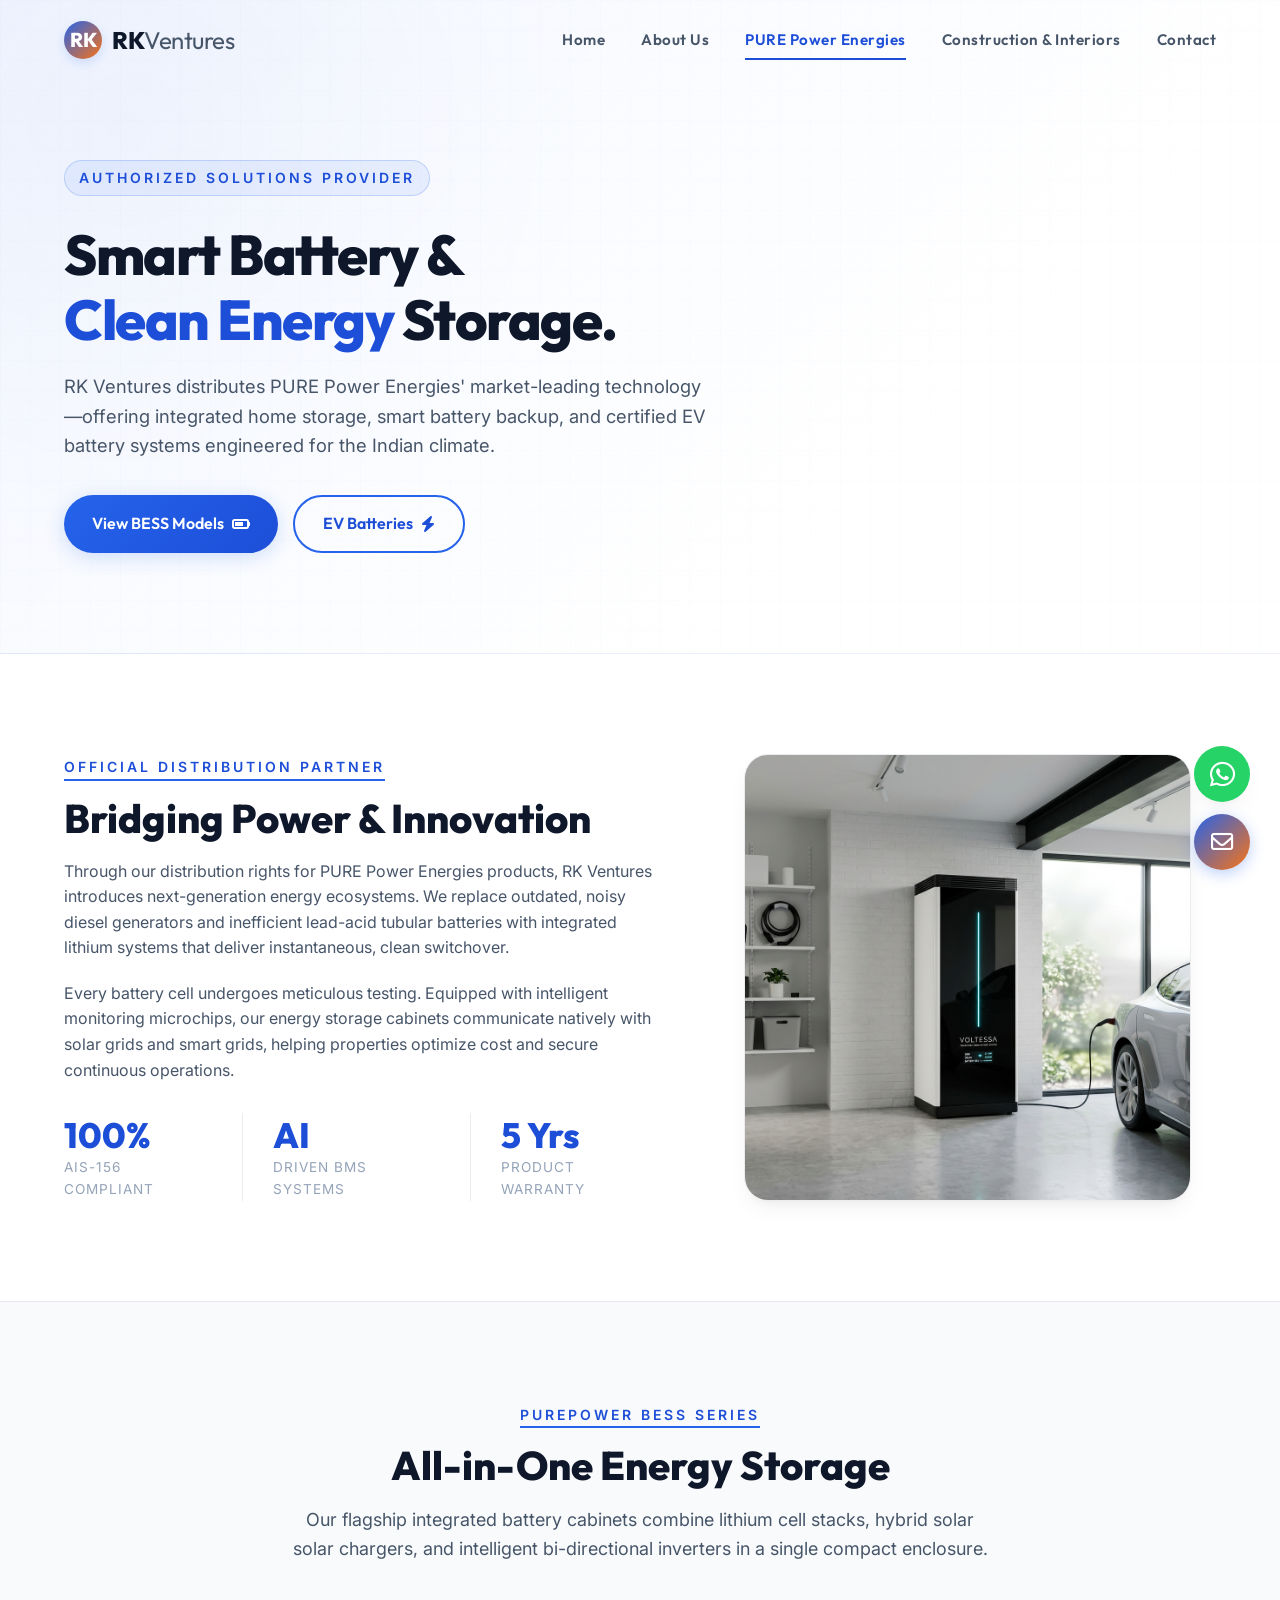
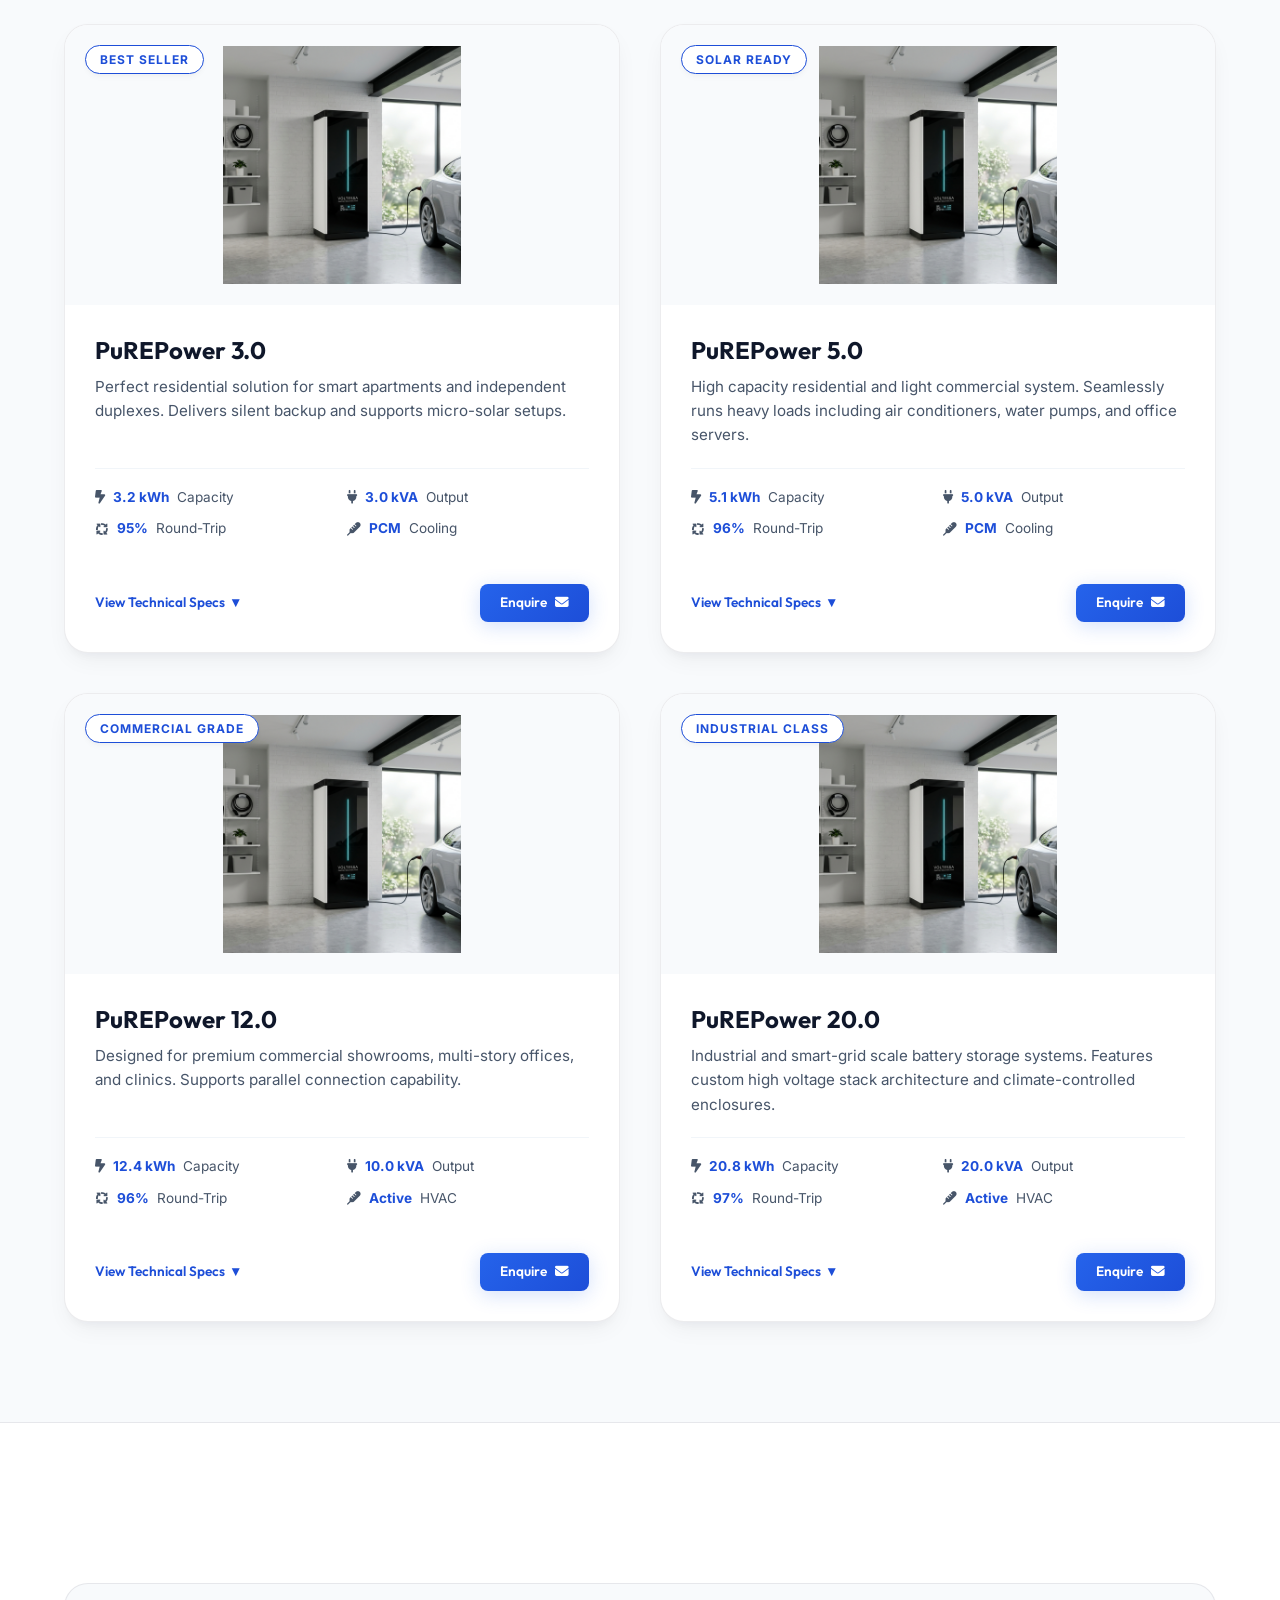
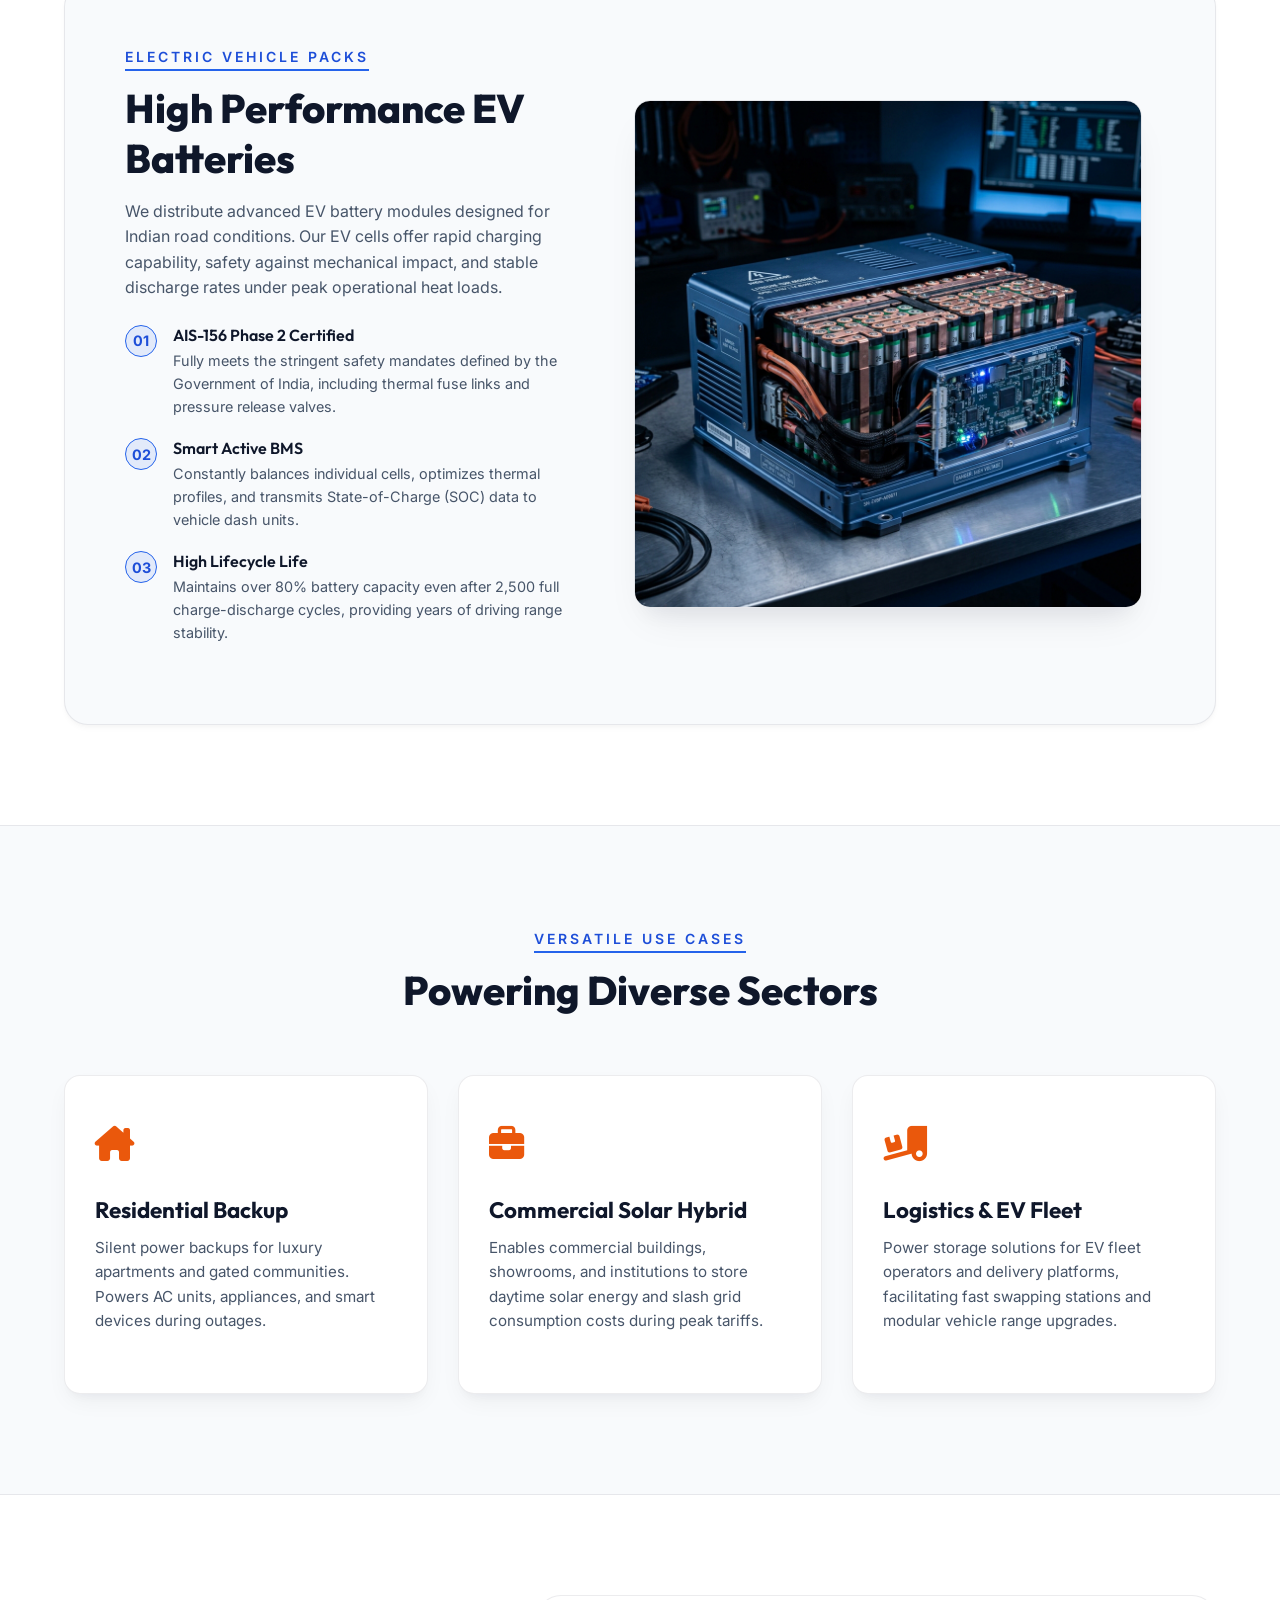
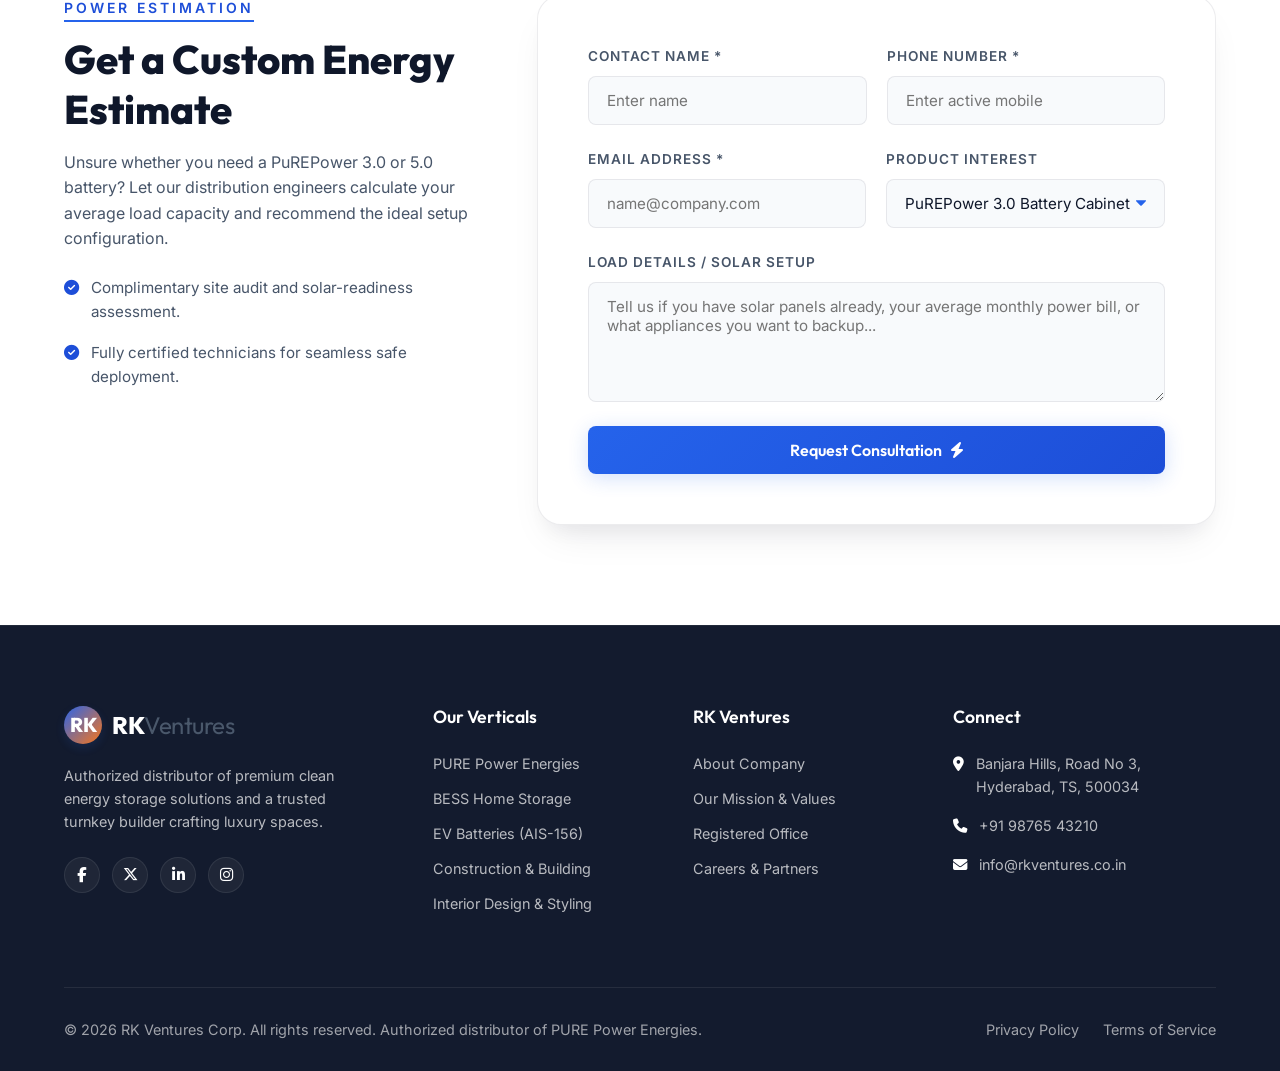
<file: energy.html>
<!DOCTYPE html>
<html lang="en">
<head>
  <meta charset="UTF-8">
  <meta name="viewport" content="width=device-width, initial-scale=1.0">
  <title>PURE Power Energies | Authorized Solutions Provider | RK Ventures</title>
  <meta name="description" content="Explore advanced PURE Power Energies Battery Energy Storage Systems (BESS) and certified AIS-156 EV batteries distributed by RK Ventures. Hybrid solar ready.">
  
  <!-- CSS Stylesheets -->
  <link rel="stylesheet" href="css/style.css">
  
  <!-- Font Awesome Icons -->
  <link rel="stylesheet" href="https://cdnjs.cloudflare.com/ajax/libs/font-awesome/6.4.0/css/all.min.css">
</head>
<body>

  <!-- Sticky Header & Navbar -->
  <header class="header">
    <div class="container navbar">
      <a href="index.html" class="logo-container">
        <div class="logo-icon">RK</div>
        <div class="logo-text">RK<span>Ventures</span></div>
      </a>
      <nav class="nav-menu">
        <a href="index.html" class="nav-link">Home</a>
        <a href="about.html" class="nav-link">About Us</a>
        <a href="energy.html" class="nav-link nav-link-energy active">PURE Power Energies</a>
        <a href="construction.html" class="nav-link nav-link-construction">Construction & Interiors</a>
        <a href="contact.html" class="nav-link">Contact</a>
      </nav>
      <button class="hamburger">
        <span></span>
        <span></span>
        <span></span>
      </button>
    </div>
  </header>

  <!-- Hero Section -->
  <section class="hero-energy">
    <div class="container">
      <div class="hero-corp-content reveal">
        <span class="section-subtitle badge-energy" style="background: rgba(37, 99, 235, 0.08); padding: 6px 14px; border-radius: var(--border-radius-full); border: 1px solid rgba(37, 99, 235, 0.2);">Authorized Solutions Provider</span>
        <h1 class="hero-corp-title" style="margin-top: 15px;">Smart Battery &<br><span class="energy-accent-text">Clean Energy</span> Storage.</h1>
        <p class="hero-corp-desc">RK Ventures distributes PURE Power Energies' market-leading technology—offering integrated home storage, smart battery backup, and certified EV battery systems engineered for the Indian climate.</p>
        <div class="hero-corp-actions">
          <a href="#bess-catalog" class="btn btn-energy">View BESS Models <i class="fa-solid fa-battery-three-quarters"></i></a>
          <a href="#ev-batteries" class="btn btn-energy-outline">EV Batteries <i class="fa-solid fa-bolt"></i></a>
        </div>
      </div>
    </div>
  </section>

  <!-- Core Technology Overview -->
  <section class="section-padding">
    <div class="container">
      <div class="about-grid">
        <div class="reveal-left">
          <span class="section-subtitle badge-energy">Official Distribution Partner</span>
          <h2 class="section-title">Bridging Power & Innovation</h2>
          <p style="margin-bottom: 20px; color: var(--text-secondary);">Through our distribution rights for PURE Power Energies products, RK Ventures introduces next-generation energy ecosystems. We replace outdated, noisy diesel generators and inefficient lead-acid tubular batteries with integrated lithium systems that deliver instantaneous, clean switchover.</p>
          <p style="color: var(--text-secondary); margin-bottom: 30px;">Every battery cell undergoes meticulous testing. Equipped with intelligent monitoring microchips, our energy storage cabinets communicate natively with solar grids and smart grids, helping properties optimize cost and secure continuous operations.</p>
          
          <div style="display: flex; gap: 30px; margin-top: 30px;">
            <div>
              <h3 class="energy-accent-text" style="font-size: 2.2rem; font-weight: 800;">100%</h3>
              <p style="font-size: 0.85rem; text-transform: uppercase; letter-spacing: 1px; color: var(--text-muted);">AIS-156 Compliant</p>
            </div>
            <div style="border-left: 1px solid var(--glass-border); padding-left: 30px;">
              <h3 class="energy-accent-text" style="font-size: 2.2rem; font-weight: 800;">AI</h3>
              <p style="font-size: 0.85rem; text-transform: uppercase; letter-spacing: 1px; color: var(--text-muted);">Driven BMS Systems</p>
            </div>
            <div style="border-left: 1px solid var(--glass-border); padding-left: 30px;">
              <h3 class="energy-accent-text" style="font-size: 2.2rem; font-weight: 800;">5 Yrs</h3>
              <p style="font-size: 0.85rem; text-transform: uppercase; letter-spacing: 1px; color: var(--text-muted);">Product Warranty</p>
            </div>
          </div>
        </div>
        <div class="reveal-right" style="position: relative;">
          <img src="assets/pure_power_bess.png" alt="PuREPower Energy Storage System Cabinet" style="border-radius: var(--border-radius-lg); border: 1px solid var(--glass-border); box-shadow: var(--shadow-md); max-width: 90%; margin: 0 auto;">
        </div>
      </div>
    </div>
  </section>

  <!-- BESS Product Catalog -->
  <section id="bess-catalog" class="section-padding" style="background-color: var(--bg-secondary); border-top: 1px solid var(--glass-border); border-bottom: 1px solid var(--glass-border);">
    <div class="container">
      <div class="section-header text-center reveal">
        <span class="section-subtitle badge-energy">PuREPower BESS series</span>
        <h2 class="section-title">All-in-One Energy Storage</h2>
        <p class="section-desc">Our flagship integrated battery cabinets combine lithium cell stacks, hybrid solar solar chargers, and intelligent bi-directional inverters in a single compact enclosure.</p>
      </div>

      <div class="product-grid">
        <!-- Product 1: PuREPower 3.0 -->
        <div class="product-card reveal-left">
          <div class="product-img-wrapper">
            <span class="product-badge">Best Seller</span>
            <img src="assets/pure_power_bess.png" alt="PuREPower 3.0" class="product-img">
          </div>
          <div class="product-info">
            <h3 class="product-name">PuREPower 3.0</h3>
            <p class="product-desc">Perfect residential solution for smart apartments and independent duplexes. Delivers silent backup and supports micro-solar setups.</p>
            <div class="product-features-list">
              <div class="product-feat-item"><i class="fa-solid fa-bolt-lightning"></i> <span>3.2 kWh</span> Capacity</div>
              <div class="product-feat-item"><i class="fa-solid fa-plug"></i> <span>3.0 kVA</span> Output</div>
              <div class="product-feat-item"><i class="fa-solid fa-arrows-spin"></i> <span>95%</span> Round-Trip</div>
              <div class="product-feat-item"><i class="fa-solid fa-thermometer"></i> <span>PCM</span> Cooling</div>
            </div>
            
            <table class="specs-table">
              <tbody>
                <tr><td>Chemistry</td><td>Lithium Iron Phosphate (LFP)</td></tr>
                <tr><td>Nominal Voltage</td><td>51.2 V</td></tr>
                <tr><td>Max Solar input</td><td>4.0 kWp</td></tr>
                <tr><td>IP Rating</td><td>IP54 (Dust & Splash Proof)</td></tr>
                <tr><td>Dimensions (mm)</td><td>900 x 600 x 280</td></tr>
              </tbody>
            </table>

            <div class="product-action" style="margin-top: 20px;">
              <span class="product-spec-btn">View Technical Specs <span>▼</span></span>
              <a href="#energy-enquiry" class="btn btn-energy" style="padding: 8px 20px; font-size: 0.85rem; border-radius: var(--border-radius-sm);">Enquire <i class="fa-solid fa-envelope"></i></a>
            </div>
          </div>
        </div>

        <!-- Product 2: PuREPower 5.0 -->
        <div class="product-card reveal-right">
          <div class="product-img-wrapper">
            <span class="product-badge">Solar Ready</span>
            <img src="assets/pure_power_bess.png" alt="PuREPower 5.0" class="product-img">
          </div>
          <div class="product-info">
            <h3 class="product-name">PuREPower 5.0</h3>
            <p class="product-desc">High capacity residential and light commercial system. Seamlessly runs heavy loads including air conditioners, water pumps, and office servers.</p>
            <div class="product-features-list">
              <div class="product-feat-item"><i class="fa-solid fa-bolt-lightning"></i> <span>5.1 kWh</span> Capacity</div>
              <div class="product-feat-item"><i class="fa-solid fa-plug"></i> <span>5.0 kVA</span> Output</div>
              <div class="product-feat-item"><i class="fa-solid fa-arrows-spin"></i> <span>96%</span> Round-Trip</div>
              <div class="product-feat-item"><i class="fa-solid fa-thermometer"></i> <span>PCM</span> Cooling</div>
            </div>

            <table class="specs-table">
              <tbody>
                <tr><td>Chemistry</td><td>Lithium Iron Phosphate (LFP)</td></tr>
                <tr><td>Nominal Voltage</td><td>51.2 V</td></tr>
                <tr><td>Max Solar input</td><td>6.5 kWp</td></tr>
                <tr><td>IP Rating</td><td>IP54 (Dust & Splash Proof)</td></tr>
                <tr><td>Dimensions (mm)</td><td>1100 x 600 x 280</td></tr>
              </tbody>
            </table>

            <div class="product-action" style="margin-top: 20px;">
              <span class="product-spec-btn">View Technical Specs <span>▼</span></span>
              <a href="#energy-enquiry" class="btn btn-energy" style="padding: 8px 20px; font-size: 0.85rem; border-radius: var(--border-radius-sm);">Enquire <i class="fa-solid fa-envelope"></i></a>
            </div>
          </div>
        </div>

        <!-- Product 3: PuREPower 12.0 -->
        <div class="product-card reveal-left">
          <div class="product-img-wrapper">
            <span class="product-badge">Commercial Grade</span>
            <img src="assets/pure_power_bess.png" alt="PuREPower 12.0" class="product-img">
          </div>
          <div class="product-info">
            <h3 class="product-name">PuREPower 12.0</h3>
            <p class="product-desc">Designed for premium commercial showrooms, multi-story offices, and clinics. Supports parallel connection capability.</p>
            <div class="product-features-list">
              <div class="product-feat-item"><i class="fa-solid fa-bolt-lightning"></i> <span>12.4 kWh</span> Capacity</div>
              <div class="product-feat-item"><i class="fa-solid fa-plug"></i> <span>10.0 kVA</span> Output</div>
              <div class="product-feat-item"><i class="fa-solid fa-arrows-spin"></i> <span>96%</span> Round-Trip</div>
              <div class="product-feat-item"><i class="fa-solid fa-thermometer"></i> <span>Active</span> HVAC</div>
            </div>

            <table class="specs-table">
              <tbody>
                <tr><td>Chemistry</td><td>Lithium Iron Phosphate (LFP)</td></tr>
                <tr><td>Nominal Voltage</td><td>102.4 V</td></tr>
                <tr><td>Max Solar input</td><td>15.0 kWp</td></tr>
                <tr><td>IP Rating</td><td>IP54 / C5 (Outdoor Ready)</td></tr>
                <tr><td>Dimensions (mm)</td><td>1500 x 700 x 380</td></tr>
              </tbody>
            </table>

            <div class="product-action" style="margin-top: 20px;">
              <span class="product-spec-btn">View Technical Specs <span>▼</span></span>
              <a href="#energy-enquiry" class="btn btn-energy" style="padding: 8px 20px; font-size: 0.85rem; border-radius: var(--border-radius-sm);">Enquire <i class="fa-solid fa-envelope"></i></a>
            </div>
          </div>
        </div>

        <!-- Product 4: PuREPower 20.0 -->
        <div class="product-card reveal-right">
          <div class="product-img-wrapper">
            <span class="product-badge">Industrial Class</span>
            <img src="assets/pure_power_bess.png" alt="PuREPower 20.0" class="product-img">
          </div>
          <div class="product-info">
            <h3 class="product-name">PuREPower 20.0</h3>
            <p class="product-desc">Industrial and smart-grid scale battery storage systems. Features custom high voltage stack architecture and climate-controlled enclosures.</p>
            <div class="product-features-list">
              <div class="product-feat-item"><i class="fa-solid fa-bolt-lightning"></i> <span>20.8 kWh</span> Capacity</div>
              <div class="product-feat-item"><i class="fa-solid fa-plug"></i> <span>20.0 kVA</span> Output</div>
              <div class="product-feat-item"><i class="fa-solid fa-arrows-spin"></i> <span>97%</span> Round-Trip</div>
              <div class="product-feat-item"><i class="fa-solid fa-thermometer"></i> <span>Active</span> HVAC</div>
            </div>

            <table class="specs-table">
              <tbody>
                <tr><td>Chemistry</td><td>Lithium Iron Phosphate (LFP)</td></tr>
                <tr><td>Nominal Voltage</td><td>204.8 V</td></tr>
                <tr><td>Max Solar input</td><td>25.0 kWp</td></tr>
                <tr><td>IP Rating</td><td>IP55 (Full Outdoor Containerized)</td></tr>
                <tr><td>Dimensions (mm)</td><td>1800 x 800 x 480</td></tr>
              </tbody>
            </table>

            <div class="product-action" style="margin-top: 20px;">
              <span class="product-spec-btn">View Technical Specs <span>▼</span></span>
              <a href="#energy-enquiry" class="btn btn-energy" style="padding: 8px 20px; font-size: 0.85rem; border-radius: var(--border-radius-sm);">Enquire <i class="fa-solid fa-envelope"></i></a>
            </div>
          </div>
        </div>
      </div>
    </div>
  </section>

  <!-- EV Batteries Section -->
  <section id="ev-batteries" class="section-padding">
    <div class="container">
      <div class="tech-highlight reveal">
        <div class="tech-grid">
          <div class="reveal-left">
            <span class="section-subtitle badge-energy">Electric Vehicle Packs</span>
            <h2 class="section-title">High Performance EV Batteries</h2>
            <p style="color: var(--text-secondary);">We distribute advanced EV battery modules designed for Indian road conditions. Our EV cells offer rapid charging capability, safety against mechanical impact, and stable discharge rates under peak operational heat loads.</p>
            <div class="tech-bullets">
              <div class="tech-bullet-item">
                <div class="tech-bullet-num">01</div>
                <div>
                  <h4 class="tech-bullet-title">AIS-156 Phase 2 Certified</h4>
                  <p class="tech-bullet-text">Fully meets the stringent safety mandates defined by the Government of India, including thermal fuse links and pressure release valves.</p>
                </div>
              </div>
              <div class="tech-bullet-item">
                <div class="tech-bullet-num">02</div>
                <div>
                  <h4 class="tech-bullet-title">Smart Active BMS</h4>
                  <p class="tech-bullet-text">Constantly balances individual cells, optimizes thermal profiles, and transmits State-of-Charge (SOC) data to vehicle dash units.</p>
                </div>
              </div>
              <div class="tech-bullet-item">
                <div class="tech-bullet-num">03</div>
                <div>
                  <h4 class="tech-bullet-title">High Lifecycle Life</h4>
                  <p class="tech-bullet-text">Maintains over 80% battery capacity even after 2,500 full charge-discharge cycles, providing years of driving range stability.</p>
                </div>
              </div>
            </div>
          </div>
          <div class="reveal-right text-center">
            <img src="assets/ev_battery_pack.png" alt="Advanced EV Battery Pack" style="border-radius: var(--border-radius-md); border: 1px solid var(--glass-border); box-shadow: var(--shadow-lg); max-width: 95%; margin: 0 auto;">
          </div>
        </div>
      </div>
    </div>
  </section>

  <!-- Applications -->
  <section class="section-padding" style="background-color: var(--bg-secondary); border-top: 1px solid var(--glass-border); border-bottom: 1px solid var(--glass-border);">
    <div class="container">
      <div class="section-header text-center reveal">
        <span class="section-subtitle badge-energy">Versatile Use Cases</span>
        <h2 class="section-title">Powering Diverse Sectors</h2>
      </div>

      <div class="services-grid">
        <div class="service-card reveal delay-1">
          <div class="service-icon"><i class="fa-solid fa-house-chimney"></i></div>
          <h3 class="service-title">Residential Backup</h3>
          <p class="service-desc">Silent power backups for luxury apartments and gated communities. Powers AC units, appliances, and smart devices during outages.</p>
        </div>
        <div class="service-card reveal delay-2">
          <div class="service-icon"><i class="fa-solid fa-briefcase"></i></div>
          <h3 class="service-title">Commercial Solar Hybrid</h3>
          <p class="service-desc">Enables commercial buildings, showrooms, and institutions to store daytime solar energy and slash grid consumption costs during peak tariffs.</p>
        </div>
        <div class="service-card reveal delay-3">
          <div class="service-icon"><i class="fa-solid fa-truck-ramp-box"></i></div>
          <h3 class="service-title">Logistics & EV Fleet</h3>
          <p class="service-desc">Power storage solutions for EV fleet operators and delivery platforms, facilitating fast swapping stations and modular vehicle range upgrades.</p>
        </div>
      </div>
    </div>
  </section>

  <!-- Consultation / Estimate Form -->
  <section id="energy-enquiry" class="section-padding">
    <div class="container">
      <div class="contact-grid">
        <div class="reveal-left">
          <span class="section-subtitle badge-energy">Power Estimation</span>
          <h2 class="section-title">Get a Custom Energy Estimate</h2>
          <p style="color: var(--text-secondary); margin-bottom: 24px;">Unsure whether you need a PuREPower 3.0 or 5.0 battery? Let our distribution engineers calculate your average load capacity and recommend the ideal setup configuration.</p>
          <ul style="list-style: none; margin-top: 20px;">
            <li style="margin-bottom: 16px; display: flex; gap: 12px; font-size: 0.95rem; color: var(--text-secondary);">
              <span class="energy-accent-text" style="font-weight: bold;"><i class="fa-solid fa-circle-check"></i></span>
              <span>Complimentary site audit and solar-readiness assessment.</span>
            </li>
            <li style="margin-bottom: 16px; display: flex; gap: 12px; font-size: 0.95rem; color: var(--text-secondary);">
              <span class="energy-accent-text" style="font-weight: bold;"><i class="fa-solid fa-circle-check"></i></span>
              <span>Fully certified technicians for seamless safe deployment.</span>
            </li>
          </ul>
        </div>

        <div class="reveal-right">
          <div class="enquiry-form-wrapper">
            <div class="form-success-overlay">
              <div class="success-icon" style="border-color: var(--color-energy); color: var(--color-energy); background-color: rgba(37, 99, 235, 0.08);"><i class="fa-solid fa-circle-check"></i></div>
              <h3>Request Submitted Successfully!</h3>
              <p style="color: var(--text-secondary); margin-top: 10px; max-width: 320px;">Thank you for contacting RK Ventures Energy Division. An engineering specialist will email your custom BESS layout proposal shortly.</p>
            </div>

            <form id="enquiryForm">
              <div class="form-group-row">
                <div class="form-group">
                  <label for="name" class="form-label">Contact Name *</label>
                  <input type="text" id="name" class="form-control form-control-energy" required placeholder="Enter name">
                </div>
                <div class="form-group">
                  <label for="phone" class="form-label">Phone Number *</label>
                  <input type="tel" id="phone" class="form-control form-control-energy" required placeholder="Enter active mobile">
                </div>
              </div>
              <div class="form-group-row">
                <div class="form-group">
                  <label for="email" class="form-label">Email Address *</label>
                  <input type="email" id="email" class="form-control form-control-energy" required placeholder="name@company.com">
                </div>
                <div class="form-group">
                  <label for="product" class="form-label">Product Interest</label>
                  <select id="division" class="form-control form-control-energy" style="background-image: url('data:image/svg+xml;charset=US-ASCII,%3Csvg%20xmlns%3D%22http%3A//www.w3.org/2000/svg%22%20width%3D%22292.4%22%20height%3D%22292.4%22%3E%3Cpath%20fill%3D%22%232563EB%22%20d%3D%22M287%2069.4a17.6%2017.6%200%200%200-13-5.4H18.4c-5%200-9.3%201.8-12.9%205.4A17.6%2017.6%200%200%200%200%2082.2c0%205%201.8%209.3%205.4%2012.9l128%20127.9c3.6%203.6%207.8%205.4%2012.8%205.4s9.2-1.8%2012.8-5.4L287%2095c3.5-3.5%205.4-7.8%205.4-12.8%200-5-1.9-9.2-5.5-12.8z%22/%3E%3C/svg%3E'); background-repeat: no-repeat; background-position: right 18px top 50%; background-size: 10px auto; -webkit-appearance: none;">
                    <option value="bess-3">PuREPower 3.0 Battery Cabinet</option>
                    <option value="bess-5">PuREPower 5.0 Battery Cabinet</option>
                    <option value="bess-12">PuREPower 12.0 System</option>
                    <option value="bess-20">PuREPower 20.0 Smart Container</option>
                    <option value="ev-bat">EV Battery Packs (AIS-156)</option>
                  </select>
                </div>
              </div>
              <div class="form-group">
                <label for="details" class="form-label">Load Details / Solar Setup</label>
                <textarea id="details" class="form-control form-control-energy" placeholder="Tell us if you have solar panels already, your average monthly power bill, or what appliances you want to backup..."></textarea>
              </div>
              <button type="submit" class="btn btn-energy" style="width: 100%; border-radius: var(--border-radius-sm);">Request Consultation <i class="fa-solid fa-bolt"></i></button>
            </form>
          </div>
        </div>
      </div>
    </div>
  </section>

  <!-- Sticky Actions (WhatsApp and Enquiry Trigger) -->
  <div class="sticky-actions">
    <a href="#" class="float-btn float-whatsapp" aria-label="Chat on WhatsApp"><i class="fa-brands fa-whatsapp"></i></a>
    <div class="float-btn float-enquiry" aria-label="Open Enquiry Form"><i class="fa-regular fa-envelope"></i></div>
  </div>

  <!-- Footer -->
  <footer class="footer">
    <div class="container">
      <div class="footer-grid">
        <div>
          <a href="index.html" class="logo-container footer-logo">
            <div class="logo-icon">RK</div>
            <div class="logo-text">RK<span>Ventures</span></div>
          </a>
          <p class="footer-about-text">Authorized distributor of premium clean energy storage solutions and a trusted turnkey builder crafting luxury spaces.</p>
          <div class="footer-socials">
            <a href="#" class="social-link"><i class="fa-brands fa-facebook-f"></i></a>
            <a href="#" class="social-link"><i class="fa-brands fa-x-twitter"></i></a>
            <a href="#" class="social-link"><i class="fa-brands fa-linkedin-in"></i></a>
            <a href="#" class="social-link"><i class="fa-brands fa-instagram"></i></a>
          </div>
        </div>

        <div>
          <h4 class="footer-col-title">Our Verticals</h4>
          <ul class="footer-links-list">
            <li><a href="energy.html">PURE Power Energies</a></li>
            <li><a href="energy.html#bess-catalog">BESS Home Storage</a></li>
            <li><a href="energy.html#ev-batteries">EV Batteries (AIS-156)</a></li>
            <li><a href="construction.html">Construction & Building</a></li>
            <li><a href="construction.html#interiors">Interior Design & Styling</a></li>
          </ul>
        </div>

        <div>
          <h4 class="footer-col-title">RK Ventures</h4>
          <ul class="footer-links-list">
            <li><a href="about.html">About Company</a></li>
            <li><a href="about.html#mission-vision">Our Mission & Values</a></li>
            <li><a href="contact.html">Registered Office</a></li>
            <li><a href="contact.html#enquiry-form">Careers & Partners</a></li>
          </ul>
        </div>

        <div>
          <h4 class="footer-col-title">Connect</h4>
          <ul class="footer-contact-details">
            <li>
              <span><i class="fa-solid fa-location-dot"></i></span>
              <span>Banjara Hills, Road No 3, Hyderabad, TS, 500034</span>
            </li>
            <li>
              <span><i class="fa-solid fa-phone"></i></span>
              <span>+91 98765 43210</span>
            </li>
            <li>
              <span><i class="fa-solid fa-envelope"></i></span>
              <span>info@rkventures.co.in</span>
            </li>
          </ul>
        </div>
      </div>

      <div class="footer-bottom">
        <p>&copy; 2026 RK Ventures Corp. All rights reserved. Authorized distributor of PURE Power Energies.</p>
        <div class="footer-legal-links">
          <a href="#">Privacy Policy</a>
          <a href="#">Terms of Service</a>
        </div>
      </div>
    </div>
  </footer>

  <!-- Main JavaScript File -->
  <script src="js/main.js"></script>
</body>
</html>
</file>
<file: css/style.css>
@import url('https://fonts.googleapis.com/css2?family=Inter:wght@300;400;500;600;700&family=Outfit:wght@300;400;500;600;700;800&display=swap');

/* ==========================================
   DESIGN SYSTEM VARIABLES (BRIGHT & VIBRANT)
   ========================================== */
:root {
  /* Colors - Bright Base */
  --bg-primary: #ffffff;             /* Pure White */
  --bg-secondary: #f8fafc;           /* Light slate grey */
  --bg-accent: #f1f5f9;              /* Light border / accents */
  --bg-dark: #0f172a;                /* Charcoal navy for dark footer anchor */
  --bg-white: #ffffff;
  
  /* Text Colors - High Contrast */
  --text-primary: #0f172a;           /* Deep Slate Charcoal */
  --text-secondary: #475569;         /* Medium Slate */
  --text-muted: #94a3b8;             /* Cool Grey */
  --text-light: #f8fafc;             /* Light text for dark panels (footer) */
  
  /* Brand Accents - Vibrant & Bright */
  --color-energy: #2563eb;           /* Vibrant Royal Blue */
  --color-energy-rgb: 37, 99, 235;
  --color-energy-dark: #1d4ed8;
  
  --color-construction: #f97316;     /* Vibrant Coral Orange */
  --color-construction-rgb: 249, 115, 22;
  --color-construction-dark: #ea580c;
  
  --color-success: #10b981;
  --color-error: #ef4444;
  
  /* UI Elements */
  --border-radius-sm: 8px;
  --border-radius-md: 16px;
  --border-radius-lg: 24px;
  --border-radius-full: 9999px;
  
  --shadow-sm: 0 4px 6px -1px rgba(15, 23, 42, 0.03), 0 2px 4px -1px rgba(15, 23, 42, 0.02);
  --shadow-md: 0 10px 25px -5px rgba(15, 23, 42, 0.06), 0 8px 10px -6px rgba(15, 23, 42, 0.04);
  --shadow-lg: 0 20px 40px -15px rgba(15, 23, 42, 0.1), 0 15px 20px -10px rgba(15, 23, 42, 0.05);
  
  /* Glassmorphism - Bright */
  --glass-bg: rgba(255, 255, 255, 0.85);
  --glass-border: rgba(15, 23, 42, 0.08);
  --glass-shadow: 0 8px 32px 0 rgba(15, 23, 42, 0.03);
  
  --transition-smooth: all 0.5s cubic-bezier(0.16, 1, 0.3, 1);
  --transition-fast: all 0.2s ease;
  
  /* Header heights */
  --navbar-height: 80px;
}

/* ==========================================
   BASE & RESET STYLES
   ========================================== */
* {
  box-sizing: border-box;
  margin: 0;
  padding: 0;
  outline: none;
}

html {
  scroll-behavior: smooth;
  font-size: 16px;
}

body {
  font-family: 'Inter', sans-serif;
  background-color: var(--bg-primary);
  color: var(--text-primary);
  line-height: 1.6;
  overflow-x: hidden;
  -webkit-font-smoothing: antialiased;
}

h1, h2, h3, h4, h5, h6 {
  font-family: 'Outfit', sans-serif;
  font-weight: 700;
  line-height: 1.25;
  color: var(--text-primary);
}

a {
  color: inherit;
  text-decoration: none;
  transition: var(--transition-fast);
}

img {
  max-width: 100%;
  height: auto;
  display: block;
}

ul {
  list-style: none;
}

/* Custom Scrollbar */
::-webkit-scrollbar {
  width: 10px;
}

::-webkit-scrollbar-track {
  background: var(--bg-secondary);
}

::-webkit-scrollbar-thumb {
  background: var(--bg-accent);
  border-radius: var(--border-radius-full);
  border: 2px solid var(--bg-secondary);
}

::-webkit-scrollbar-thumb:hover {
  background: var(--text-muted);
}

/* ==========================================
   LAYOUT CONTAINERS & UTILITIES
   ========================================== */
.container {
  width: 100%;
  max-width: 1200px;
  margin: 0 auto;
  padding: 0 24px;
}

.section-padding {
  padding: 100px 0;
}

.text-center {
  text-align: center;
}

.section-header {
  max-width: 700px;
  margin: 0 auto 60px auto;
}

.section-subtitle {
  font-size: 0.875rem;
  text-transform: uppercase;
  letter-spacing: 3px;
  font-weight: 600;
  margin-bottom: 12px;
  display: inline-block;
}

.section-title {
  font-size: 2.5rem;
  font-weight: 800;
  margin-bottom: 16px;
  color: var(--text-primary);
}

.section-desc {
  color: var(--text-secondary);
  font-size: 1.125rem;
}

/* Badge System */
.badge-energy {
  color: var(--color-energy-dark);
  border-bottom: 2px solid var(--color-energy);
}

.badge-construction {
  color: var(--color-construction-dark);
  border-bottom: 2px solid var(--color-construction);
}

/* ==========================================
   BUTTONS & LINK ACTIONS
   ========================================== */
.btn {
  display: inline-flex;
  align-items: center;
  justify-content: center;
  padding: 14px 28px;
  font-family: 'Outfit', sans-serif;
  font-size: 1rem;
  font-weight: 600;
  border-radius: var(--border-radius-full);
  cursor: pointer;
  transition: var(--transition-smooth);
  border: none;
  gap: 8px;
}

/* Energy Button Style */
.btn-energy {
  background: linear-gradient(135deg, var(--color-energy), var(--color-energy-dark));
  color: var(--bg-primary);
  box-shadow: 0 4px 20px rgba(37, 99, 235, 0.2);
}

.btn-energy:hover {
  transform: translateY(-3px);
  box-shadow: 0 8px 25px rgba(37, 99, 235, 0.35);
}

.btn-energy-outline {
  background: transparent;
  color: var(--color-energy-dark);
  border: 2px solid var(--color-energy);
}

.btn-energy-outline:hover {
  background: rgba(37, 99, 235, 0.05);
  box-shadow: 0 0 15px rgba(37, 99, 235, 0.1);
  transform: translateY(-2px);
}

/* Construction Button Style */
.btn-construction {
  background: linear-gradient(135deg, var(--color-construction), var(--color-construction-dark));
  color: var(--bg-primary);
  box-shadow: 0 4px 20px rgba(249, 115, 22, 0.2);
}

.btn-construction:hover {
  transform: translateY(-3px);
  box-shadow: 0 8px 25px rgba(249, 115, 22, 0.35);
}

.btn-construction-outline {
  background: transparent;
  color: var(--color-construction-dark);
  border: 2px solid var(--color-construction);
}

.btn-construction-outline:hover {
  background: rgba(249, 115, 22, 0.05);
  box-shadow: 0 0 15px rgba(249, 115, 22, 0.1);
  transform: translateY(-2px);
}

/* Corporate General Buttons */
.btn-corporate {
  background: var(--bg-accent);
  color: var(--text-primary);
  border: 1px solid var(--glass-border);
}

.btn-corporate:hover {
  background: var(--text-primary);
  color: var(--bg-primary);
  transform: translateY(-2px);
}

/* ==========================================
   NAVIGATION HEADER
   ========================================== */
.header {
  position: fixed;
  top: 0;
  left: 0;
  width: 100%;
  height: var(--navbar-height);
  z-index: 1000;
  transition: var(--transition-smooth);
}

.header.scrolled {
  background-color: var(--glass-bg);
  backdrop-filter: blur(16px);
  -webkit-backdrop-filter: blur(16px);
  border-bottom: 1px solid var(--glass-border);
  box-shadow: var(--glass-shadow);
  height: 70px;
}

.navbar {
  height: 100%;
  display: flex;
  justify-content: space-between;
  align-items: center;
}

.logo-container {
  display: flex;
  align-items: center;
  gap: 10px;
}

.logo-icon {
  width: 38px;
  height: 38px;
  background: linear-gradient(135deg, var(--color-energy), var(--color-construction));
  border-radius: 50%;
  display: flex;
  align-items: center;
  justify-content: center;
  font-weight: 800;
  color: var(--bg-white);
  font-family: 'Outfit', sans-serif;
  font-size: 1.25rem;
  box-shadow: 0 4px 10px rgba(37, 99, 235, 0.15);
}

.logo-text {
  font-family: 'Outfit', sans-serif;
  font-weight: 800;
  font-size: 1.5rem;
  letter-spacing: -0.5px;
  color: var(--text-primary);
}

.logo-text span {
  font-weight: 400;
  color: var(--text-secondary);
}

.nav-menu {
  display: flex;
  gap: 36px;
  align-items: center;
}

.nav-link {
  font-family: 'Outfit', sans-serif;
  font-size: 0.95rem;
  font-weight: 600;
  letter-spacing: 0.5px;
  position: relative;
  padding: 8px 0;
  color: var(--text-secondary);
}

.nav-link:hover, .nav-link.active {
  color: var(--text-primary);
}

.nav-link::after {
  content: '';
  position: absolute;
  bottom: 0;
  left: 0;
  width: 0;
  height: 2px;
  background: var(--text-primary);
  transition: var(--transition-fast);
}

.nav-link.active::after, .nav-link:hover::after {
  width: 100%;
}

.nav-link-energy:hover, .nav-link-energy.active {
  color: var(--color-energy-dark);
}
.nav-link-energy::after {
  background: var(--color-energy-dark);
}

.nav-link-construction:hover, .nav-link-construction.active {
  color: var(--color-construction-dark);
}
.nav-link-construction::after {
  background: var(--color-construction-dark);
}

.hamburger {
  display: none;
  cursor: pointer;
  background: transparent;
  border: none;
  flex-direction: column;
  gap: 6px;
  z-index: 1001;
}

.hamburger span {
  display: block;
  width: 25px;
  height: 2px;
  background-color: var(--text-primary);
  transition: var(--transition-fast);
}

/* ==========================================
   SIGNATURE SPLIT-WORLD HERO (BRIGHT THEME)
   ========================================== */
.hero-split {
  display: flex;
  height: 100vh;
  min-height: 600px;
  overflow: hidden;
  position: relative;
  background-color: var(--bg-primary);
}

.hero-split-panel {
  flex: 1;
  height: 100%;
  position: relative;
  overflow: hidden;
  display: flex;
  flex-direction: column;
  justify-content: center;
  align-items: center;
  padding: 80px 48px;
  text-align: center;
  transition: var(--transition-smooth);
  z-index: 1;
}

/* Hover Scaling states */
.hero-split.hover-left .hero-split-left {
  flex: 1.25;
}
.hero-split.hover-left .hero-split-right {
  flex: 0.75;
}
.hero-split.hover-right .hero-split-right {
  flex: 1.25;
}
.hero-split.hover-right .hero-split-left {
  flex: 0.75;
}

/* Left panel (PURE Power Energies - Teal/Blue theme on bright ice-blue background) */
.hero-split-left {
  background: radial-gradient(circle at 30% 50%, rgba(37, 99, 235, 0.08) 0%, rgba(239, 246, 255, 0) 70%), #eff6ff;
  border-right: 1px solid rgba(15, 23, 42, 0.04);
}

#circuitCanvas {
  position: absolute;
  top: 0;
  left: 0;
  width: 100%;
  height: 100%;
  pointer-events: none;
  z-index: 0;
  opacity: 0.85;
}

/* Right panel (Construction & Interiors - Coral orange blueprint on bright peach background) */
.hero-split-right {
  background-color: #fff7ed;
  background-image: 
    linear-gradient(rgba(249, 115, 22, 0.04) 1px, transparent 1px),
    linear-gradient(90deg, rgba(249, 115, 22, 0.04) 1px, transparent 1px);
  background-size: 40px 40px;
  background-position: center center;
}

.hero-split-right::after {
  content: '';
  position: absolute;
  top: 0;
  left: 0;
  width: 100%;
  height: 100%;
  background: radial-gradient(circle at 70% 50%, rgba(249, 115, 22, 0.06) 0%, rgba(255, 247, 237, 0) 70%);
  pointer-events: none;
  z-index: 0;
}

.hero-panel-content {
  position: relative;
  z-index: 2;
  max-width: 480px;
  display: flex;
  flex-direction: column;
  align-items: center;
  gap: 20px;
  pointer-events: auto;
  transition: var(--transition-smooth);
}

.hero-split-panel:not(:hover) .hero-panel-content {
  opacity: 0.9;
}

.hero-split-panel:hover .hero-panel-content {
  transform: scale(1.03);
}

.hero-panel-tag {
  font-family: 'Outfit', sans-serif;
  font-size: 0.85rem;
  font-weight: 700;
  letter-spacing: 3px;
  text-transform: uppercase;
}

.hero-tag-energy {
  color: var(--color-energy-dark);
}

.hero-tag-construction {
  color: var(--color-construction-dark);
}

.hero-panel-title {
  font-size: 3rem;
  font-weight: 800;
  line-height: 1.1;
  letter-spacing: -1.5px;
  color: var(--text-primary);
}

.hero-panel-desc {
  color: var(--text-secondary);
  font-size: 1.05rem;
}

/* Center Brand badge */
.hero-brand-center {
  position: absolute;
  top: 50%;
  left: 50%;
  transform: translate(-50%, -50%);
  width: 90px;
  height: 90px;
  border-radius: 50%;
  background: var(--bg-primary);
  display: flex;
  align-items: center;
  justify-content: center;
  color: var(--text-primary);
  font-family: 'Outfit', sans-serif;
  font-weight: 800;
  font-size: 1.85rem;
  z-index: 10;
  border: 4px solid var(--bg-primary);
  box-shadow: 0 8px 24px rgba(15, 23, 42, 0.08);
  pointer-events: none;
  transition: var(--transition-smooth);
}

.hero-brand-center::after {
  content: '';
  position: absolute;
  top: -4px;
  left: -4px;
  right: -4px;
  bottom: -4px;
  border-radius: 50%;
  background: linear-gradient(135deg, var(--color-energy), var(--color-construction));
  z-index: -1;
}

.hero-split.hover-left .hero-brand-center {
  box-shadow: 0 0 30px rgba(37, 99, 235, 0.25);
  transform: translate(-50%, -50%) scale(1.05);
}

.hero-split.hover-right .hero-brand-center {
  box-shadow: 0 0 30px rgba(249, 115, 22, 0.25);
  transform: translate(-50%, -50%) scale(1.05);
}

/* ==========================================
   SUBPAGE HERO STYLES (BRIGHT THEME)
   ========================================== */
.hero-energy,
.hero-construction,
.hero-about,
.hero-contact {
  position: relative;
  padding: 160px 0 100px 0;
  overflow: hidden;
}

.hero-energy {
  background: linear-gradient(135deg, rgba(37, 99, 235, 0.05) 0%, rgba(255, 255, 255, 1) 70%),
              radial-gradient(circle at 10% 20%, rgba(37, 99, 235, 0.05) 0%, transparent 40%);
  border-bottom: 1px solid rgba(37, 99, 235, 0.08);
}

.hero-construction {
  background: linear-gradient(135deg, rgba(249, 115, 22, 0.05) 0%, rgba(255, 255, 255, 1) 70%),
              radial-gradient(circle at 90% 10%, rgba(249, 115, 22, 0.05) 0%, transparent 40%);
  border-bottom: 1px solid rgba(249, 115, 22, 0.08);
}

.hero-about {
  background: linear-gradient(135deg, rgba(15, 23, 26, 0.03) 0%, rgba(255, 255, 255, 1) 70%),
              radial-gradient(circle at 50% 10%, rgba(15, 23, 26, 0.03) 0%, transparent 50%);
  border-bottom: 1px solid var(--glass-border);
}

.hero-contact {
  background: linear-gradient(135deg, rgba(15, 23, 26, 0.03) 0%, rgba(255, 255, 255, 1) 70%),
              radial-gradient(circle at 50% 10%, rgba(15, 23, 26, 0.03) 0%, transparent 50%);
  border-bottom: 1px solid var(--glass-border);
}

.hero-energy::before,
.hero-construction::before,
.hero-about::before,
.hero-contact::before {
  content: '';
  position: absolute;
  top: 0;
  left: 0;
  right: 0;
  bottom: 0;
  opacity: 0.3;
  pointer-events: none;
  z-index: 1;
}

.hero-energy::before {
  background-image: linear-gradient(rgba(37, 99, 235, 0.03) 1px, transparent 1px),
                    linear-gradient(90deg, rgba(37, 99, 235, 0.03) 1px, transparent 1px);
  background-size: 30px 30px;
}

.hero-construction::before {
  background-image: linear-gradient(rgba(249, 115, 22, 0.03) 1px, transparent 1px),
                    linear-gradient(90deg, rgba(249, 115, 22, 0.03) 1px, transparent 1px);
  background-size: 30px 30px;
}

.hero-about::before,
.hero-contact::before {
  background-image: linear-gradient(rgba(71, 85, 105, 0.02) 1px, transparent 1px),
                    linear-gradient(90deg, rgba(71, 85, 105, 0.02) 1px, transparent 1px);
  background-size: 30px 30px;
}

.hero-corp-content {
  position: relative;
  z-index: 2;
  max-width: 800px;
}

.hero-corp-title {
  font-family: 'Outfit', sans-serif;
  font-size: 3.5rem;
  font-weight: 800;
  line-height: 1.15;
  letter-spacing: -1.5px;
  color: var(--text-primary);
  margin-top: 15px;
  margin-bottom: 20px;
}

.hero-corp-desc {
  font-size: 1.15rem;
  color: var(--text-secondary);
  max-width: 650px;
  margin-bottom: 35px;
  line-height: 1.6;
}

.hero-corp-actions {
  display: flex;
  gap: 15px;
  flex-wrap: wrap;
}

@media (max-width: 768px) {
  .hero-energy,
  .hero-construction,
  .hero-about,
  .hero-contact {
    padding: 130px 0 70px 0;
  }
  
  .hero-corp-title {
    font-size: 2.6rem;
  }
  
  .hero-corp-desc {
    font-size: 1.05rem;
  }
}

/* ==========================================
   ABOUT US SECTION
   ========================================== */
.about-grid {
  display: grid;
  grid-template-columns: 1.2fr 1fr;
  gap: 60px;
  align-items: center;
}

.about-features {
  display: grid;
  grid-template-columns: 1fr 1fr;
  gap: 20px;
  margin-top: 30px;
}

.about-feat-card {
  padding: 24px;
  background-color: var(--bg-secondary);
  border: 1px solid var(--glass-border);
  border-radius: var(--border-radius-md);
  transition: var(--transition-smooth);
  box-shadow: var(--shadow-sm);
}

.about-feat-card:hover {
  background-color: var(--bg-primary);
  transform: translateY(-4px);
  box-shadow: var(--shadow-md);
}

.about-feat-icon {
  font-size: 1.8rem;
  margin-bottom: 14px;
}

.about-feat-energy .about-feat-icon {
  color: var(--color-energy-dark);
}

.about-feat-construction .about-feat-icon {
  color: var(--color-construction-dark);
}

.about-feat-title {
  font-size: 1.15rem;
  margin-bottom: 8px;
  color: var(--text-primary);
}

.about-feat-desc {
  font-size: 0.9rem;
  color: var(--text-secondary);
}

.corporate-values {
  display: grid;
  grid-template-columns: repeat(3, 1fr);
  gap: 30px;
  margin-top: 50px;
}

.value-card {
  padding: 40px 30px;
  border-radius: var(--border-radius-md);
  background-color: var(--bg-primary);
  border: 1px solid var(--glass-border);
  text-align: center;
  transition: var(--transition-smooth);
  box-shadow: var(--shadow-md);
}

.value-card:hover {
  transform: translateY(-6px);
  border-color: var(--text-muted);
  box-shadow: var(--shadow-lg);
}

.value-icon {
  width: 60px;
  height: 60px;
  border-radius: 50%;
  background: var(--bg-secondary);
  display: flex;
  align-items: center;
  justify-content: center;
  font-size: 1.5rem;
  margin: 0 auto 20px auto;
  border: 1px solid var(--glass-border);
  box-shadow: var(--shadow-sm);
}

/* ==========================================
   PURE POWER ENERGIES (TEAL/BLUE THEME)
   ========================================== */
.energy-accent-text {
  color: var(--color-energy-dark);
}

.product-grid {
  display: grid;
  grid-template-columns: repeat(2, 1fr);
  gap: 40px;
  margin-top: 50px;
}

.product-card {
  background-color: var(--bg-primary);
  border: 1px solid var(--glass-border);
  border-radius: var(--border-radius-lg);
  overflow: hidden;
  transition: var(--transition-smooth);
  display: flex;
  flex-direction: column;
  box-shadow: var(--shadow-md);
}

.product-card:hover {
  transform: translateY(-8px);
  border-color: var(--color-energy);
  box-shadow: 0 15px 35px rgba(37, 99, 235, 0.08);
}

.product-img-wrapper {
  position: relative;
  height: 280px;
  overflow: hidden;
  background-color: var(--bg-secondary);
  display: flex;
  align-items: center;
  justify-content: center;
}

.product-img {
  max-height: 85%;
  object-fit: contain;
  transition: var(--transition-smooth);
}

.product-card:hover .product-img {
  transform: scale(1.05);
}

.product-badge {
  position: absolute;
  top: 20px;
  left: 20px;
  background: var(--bg-primary);
  border: 1.5px solid var(--color-energy-dark);
  color: var(--color-energy-dark);
  padding: 4px 14px;
  border-radius: var(--border-radius-full);
  font-size: 0.75rem;
  font-weight: 700;
  letter-spacing: 1px;
  text-transform: uppercase;
  box-shadow: var(--shadow-sm);
}

.product-info {
  padding: 30px;
  flex-grow: 1;
  display: flex;
  flex-direction: column;
}

.product-name {
  font-size: 1.5rem;
  font-weight: 700;
  margin-bottom: 10px;
  color: var(--text-primary);
}

.product-desc {
  color: var(--text-secondary);
  font-size: 0.95rem;
  margin-bottom: 20px;
  flex-grow: 1;
}

.product-features-list {
  display: grid;
  grid-template-columns: 1fr 1fr;
  gap: 10px;
  margin-bottom: 24px;
  border-top: 1px solid var(--bg-accent);
  padding-top: 18px;
}

.product-feat-item {
  font-size: 0.85rem;
  color: var(--text-secondary);
  display: flex;
  align-items: center;
  gap: 8px;
}

.product-feat-item span {
  color: var(--color-energy-dark);
  font-weight: bold;
}

.product-action {
  display: flex;
  justify-content: space-between;
  align-items: center;
}

.product-spec-btn {
  font-size: 0.85rem;
  font-family: 'Outfit', sans-serif;
  color: var(--color-energy-dark);
  font-weight: 600;
  cursor: pointer;
  display: inline-flex;
  align-items: center;
  gap: 4px;
}

.product-spec-btn:hover {
  text-decoration: underline;
}

.specs-table {
  width: 100%;
  border-collapse: collapse;
  margin-top: 15px;
  font-size: 0.85rem;
  display: none;
}

.specs-table.show {
  display: table;
}

.specs-table tr {
  border-bottom: 1px solid var(--bg-accent);
}

.specs-table td {
  padding: 10px 12px;
}

.specs-table td:first-child {
  font-weight: 600;
  color: var(--text-secondary);
  width: 40%;
}

.specs-table td:last-child {
  text-align: right;
  color: var(--text-primary);
}

.tech-highlight {
  background-color: var(--bg-secondary);
  border: 1px solid var(--glass-border);
  border-radius: var(--border-radius-lg);
  padding: 60px;
  margin-top: 60px;
  box-shadow: var(--shadow-sm);
}

.tech-grid {
  display: grid;
  grid-template-columns: 1fr 1.2fr;
  gap: 50px;
  align-items: center;
}

.tech-bullets {
  margin-top: 24px;
}

.tech-bullet-item {
  display: flex;
  gap: 16px;
  margin-bottom: 20px;
}

.tech-bullet-num {
  width: 32px;
  height: 32px;
  border-radius: 50%;
  background-color: rgba(37, 99, 235, 0.1);
  border: 1.5px solid var(--color-energy);
  color: var(--color-energy-dark);
  display: flex;
  align-items: center;
  justify-content: center;
  font-weight: 700;
  font-size: 0.9rem;
  flex-shrink: 0;
}

.tech-bullet-title {
  font-weight: 600;
  margin-bottom: 4px;
  color: var(--text-primary);
}

.tech-bullet-text {
  font-size: 0.9rem;
  color: var(--text-secondary);
}

/* ==========================================
   CONSTRUCTION & INTERIORS (AMBER/ORANGE THEME)
   ========================================== */
.construction-accent-text {
  color: var(--color-construction-dark);
}

.services-grid {
  display: grid;
  grid-template-columns: repeat(3, 1fr);
  gap: 30px;
  margin-top: 50px;
}

.service-card {
  background-color: var(--bg-primary);
  border: 1px solid var(--glass-border);
  border-radius: var(--border-radius-md);
  padding: 40px 30px;
  transition: var(--transition-smooth);
  box-shadow: var(--shadow-md);
}

.service-card:hover {
  transform: translateY(-8px);
  border-color: var(--color-construction);
  box-shadow: 0 15px 35px rgba(249, 115, 22, 0.08);
}

.service-icon {
  font-size: 2.2rem;
  color: var(--color-construction-dark);
  margin-bottom: 24px;
}

.service-title {
  font-size: 1.4rem;
  margin-bottom: 12px;
  color: var(--text-primary);
}

.service-desc {
  color: var(--text-secondary);
  font-size: 0.95rem;
  margin-bottom: 20px;
}

.service-features {
  list-style: none;
  font-size: 0.85rem;
  color: var(--text-secondary);
}

.service-features li {
  margin-bottom: 8px;
  display: flex;
  align-items: center;
  gap: 8px;
}

.service-features li::before {
  content: '✓';
  color: var(--color-construction-dark);
  font-weight: bold;
}

.gallery-filter-wrapper {
  display: flex;
  justify-content: center;
  gap: 12px;
  margin-bottom: 40px;
  flex-wrap: wrap;
}

.filter-btn {
  background: var(--bg-secondary);
  border: 1px solid var(--glass-border);
  color: var(--text-secondary);
  padding: 8px 24px;
  font-family: 'Outfit', sans-serif;
  font-weight: 550;
  border-radius: var(--border-radius-full);
  cursor: pointer;
  transition: var(--transition-fast);
  box-shadow: var(--shadow-sm);
}

.filter-btn:hover {
  color: var(--text-primary);
  border-color: var(--text-muted);
}

.filter-btn.active {
  background: var(--color-construction-dark);
  color: var(--bg-white);
  border-color: var(--color-construction-dark);
  box-shadow: 0 4px 15px rgba(249, 115, 22, 0.3);
}

.gallery-grid {
  display: grid;
  grid-template-columns: repeat(3, 1fr);
  gap: 24px;
}

.gallery-item {
  position: relative;
  height: 300px;
  border-radius: var(--border-radius-md);
  overflow: hidden;
  border: 1px solid var(--glass-border);
  cursor: pointer;
  box-shadow: var(--shadow-md);
}

.gallery-item-img {
  width: 100%;
  height: 100%;
  object-fit: cover;
  transition: var(--transition-smooth);
}

.gallery-item-overlay {
  position: absolute;
  top: 0;
  left: 0;
  width: 100%;
  height: 100%;
  background: linear-gradient(0deg, rgba(15, 23, 42, 0.9) 0%, rgba(15, 23, 42, 0.2) 80%);
  display: flex;
  flex-direction: column;
  justify-content: flex-end;
  padding: 24px;
  opacity: 0;
  transition: var(--transition-smooth);
}

.gallery-item:hover .gallery-item-img {
  transform: scale(1.06);
}

.gallery-item:hover .gallery-item-overlay {
  opacity: 1;
}

.gallery-item-cat {
  font-size: 0.75rem;
  text-transform: uppercase;
  color: var(--color-construction);
  letter-spacing: 2px;
  font-weight: 700;
  margin-bottom: 6px;
}

.gallery-item-title {
  font-size: 1.15rem;
  font-weight: 700;
  color: var(--bg-white);
}

/* Operational Process Timeline */
.process-timeline {
  position: relative;
  max-width: 1000px;
  margin: 60px auto 0 auto;
}

.process-timeline::before {
  content: '';
  position: absolute;
  left: 50%;
  top: 0;
  bottom: 0;
  width: 2px;
  background-color: var(--bg-accent);
  transform: translateX(-50%);
}

.timeline-step {
  position: relative;
  width: 50%;
  padding: 0 40px;
  margin-bottom: 40px;
}

.timeline-step:nth-child(odd) {
  left: 0;
  text-align: right;
}

.timeline-step:nth-child(even) {
  left: 50%;
}

.timeline-marker {
  position: absolute;
  top: 4px;
  width: 20px;
  height: 20px;
  border-radius: 50%;
  background-color: var(--bg-primary);
  border: 3px solid var(--color-construction-dark);
  z-index: 5;
  box-shadow: var(--shadow-sm);
}

.timeline-step:nth-child(odd) .timeline-marker {
  right: -10px;
}

.timeline-step:nth-child(even) .timeline-marker {
  left: -10px;
}

.timeline-step-card {
  background-color: var(--bg-primary);
  border: 1px solid var(--glass-border);
  border-radius: var(--border-radius-md);
  padding: 24px;
  display: inline-block;
  text-align: left;
  box-shadow: var(--shadow-md);
}

.timeline-num {
  font-family: 'Outfit', sans-serif;
  font-size: 2rem;
  font-weight: 800;
  color: rgba(249, 115, 22, 0.3);
  line-height: 1;
  margin-bottom: 10px;
}

.timeline-title {
  font-size: 1.2rem;
  margin-bottom: 8px;
  color: var(--text-primary);
}

.timeline-text {
  font-size: 0.9rem;
  color: var(--text-secondary);
}

/* ==========================================
   TESTIMONIALS SLIDER SECTION
   ========================================== */
.testimonials-section {
  position: relative;
}

.testimonial-slider-container {
  max-width: 800px;
  margin: 0 auto;
  overflow: hidden;
  position: relative;
}

.testimonial-track {
  display: flex;
  transition: transform 0.5s cubic-bezier(0.16, 1, 0.3, 1);
}

.testimonial-slide {
  flex-shrink: 0;
  width: 100%;
  padding: 20px;
  text-align: center;
}

.testimonial-quote {
  font-size: 1.4rem;
  font-style: italic;
  font-family: 'Inter', sans-serif;
  font-weight: 400;
  color: var(--text-primary);
  margin-bottom: 30px;
  line-height: 1.5;
  position: relative;
}

.testimonial-quote::before, .testimonial-quote::after {
  font-size: 4rem;
  color: rgba(15, 23, 42, 0.05);
  font-family: serif;
  position: absolute;
}

.testimonial-quote::before {
  content: '“';
  top: -40px;
  left: -20px;
}

.testimonial-quote::after {
  content: '”';
  bottom: -60px;
  right: -20px;
}

.testimonial-author {
  font-family: 'Outfit', sans-serif;
  font-weight: 700;
  font-size: 1.15rem;
  margin-bottom: 4px;
  color: var(--text-primary);
}

.testimonial-role {
  font-size: 0.85rem;
  color: var(--text-secondary);
}

.testimonial-indicator {
  display: flex;
  justify-content: center;
  gap: 10px;
  margin-top: 40px;
}

.indicator-dot {
  width: 8px;
  height: 8px;
  border-radius: 50%;
  background-color: var(--bg-accent);
  cursor: pointer;
  transition: var(--transition-fast);
}

.indicator-dot.active {
  width: 24px;
  border-radius: var(--border-radius-full);
  background-color: var(--text-primary);
}

/* ==========================================
   ENQUIRY FORM & FOOTER
   ========================================== */
.contact-grid {
  display: grid;
  grid-template-columns: 1fr 1.3fr;
  gap: 60px;
  align-items: start;
}

.contact-info-panel {
  padding: 40px;
  background-color: var(--bg-secondary);
  border: 1px solid var(--glass-border);
  border-radius: var(--border-radius-lg);
  box-shadow: var(--shadow-sm);
}

.contact-info-item {
  display: flex;
  gap: 20px;
  margin-bottom: 30px;
}

.contact-info-icon {
  font-size: 1.5rem;
  width: 48px;
  height: 48px;
  background-color: var(--bg-primary);
  border-radius: 50%;
  display: flex;
  align-items: center;
  justify-content: center;
  color: var(--text-primary);
  flex-shrink: 0;
  box-shadow: var(--shadow-sm);
  border: 1px solid var(--glass-border);
}

.contact-info-text h4 {
  font-size: 1.05rem;
  margin-bottom: 6px;
  color: var(--text-primary);
}

.contact-info-text p, .contact-info-text a {
  color: var(--text-secondary);
  font-size: 0.95rem;
}

/* Modern Form Elements */
.enquiry-form-wrapper {
  padding: 50px;
  background-color: var(--bg-primary);
  border: 1px solid var(--glass-border);
  border-radius: var(--border-radius-lg);
  position: relative;
  overflow: hidden;
  box-shadow: var(--shadow-lg);
}

.form-group-row {
  display: grid;
  grid-template-columns: 1fr 1fr;
  gap: 20px;
}

.form-group {
  margin-bottom: 24px;
  display: flex;
  flex-direction: column;
}

.form-label {
  font-size: 0.85rem;
  text-transform: uppercase;
  letter-spacing: 1px;
  font-weight: 600;
  margin-bottom: 8px;
  color: var(--text-secondary);
}

.form-control {
  background-color: var(--bg-secondary);
  border: 1px solid var(--glass-border);
  color: var(--text-primary);
  padding: 14px 18px;
  border-radius: var(--border-radius-sm);
  font-family: inherit;
  font-size: 0.95rem;
  transition: var(--transition-fast);
}

.form-control:focus {
  background-color: var(--bg-primary);
  border-color: var(--text-muted);
  box-shadow: 0 0 0 3px rgba(15, 23, 42, 0.03);
}

.form-control-energy:focus {
  background-color: var(--bg-primary);
  border-color: var(--color-energy);
  box-shadow: 0 0 0 3px rgba(37, 99, 235, 0.08);
}

.form-control-construction:focus {
  background-color: var(--bg-primary);
  border-color: var(--color-construction);
  box-shadow: 0 0 0 3px rgba(249, 115, 22, 0.08);
}

textarea.form-control {
  resize: vertical;
  min-height: 120px;
}

/* Form Submit Feedback Animations */
.form-success-overlay {
  position: absolute;
  top: 0;
  left: 0;
  width: 100%;
  height: 100%;
  background-color: var(--bg-primary);
  z-index: 10;
  display: flex;
  flex-direction: column;
  align-items: center;
  justify-content: center;
  text-align: center;
  padding: 40px;
  transform: translateY(100%);
  transition: var(--transition-smooth);
}

.form-success-overlay.active {
  transform: translateY(0);
}

.success-icon {
  width: 80px;
  height: 80px;
  background-color: rgba(16, 185, 129, 0.1);
  border: 2px solid var(--color-success);
  border-radius: 50%;
  display: flex;
  align-items: center;
  justify-content: center;
  font-size: 2.5rem;
  color: var(--color-success);
  margin-bottom: 24px;
}

/* FAQ Accordion */
.faq-grid {
  display: flex;
  flex-direction: column;
  gap: 16px;
  max-width: 800px;
  margin: 0 auto;
}

.faq-item {
  background-color: var(--bg-secondary);
  border: 1px solid var(--glass-border);
  border-radius: var(--border-radius-md);
  overflow: hidden;
  box-shadow: var(--shadow-sm);
  transition: var(--transition-smooth);
}

.faq-item:hover {
  background-color: var(--bg-primary);
  box-shadow: var(--shadow-md);
}

.faq-question {
  padding: 24px;
  cursor: pointer;
  display: flex;
  justify-content: space-between;
  align-items: center;
  font-family: 'Outfit', sans-serif;
  font-size: 1.1rem;
  font-weight: 600;
  color: var(--text-primary);
  user-select: none;
}

.faq-icon {
  font-size: 1.5rem;
  font-weight: 300;
  transition: var(--transition-fast);
  color: var(--text-muted);
}

.faq-answer {
  max-height: 0;
  overflow: hidden;
  padding: 0 24px;
  color: var(--text-secondary);
  font-size: 0.95rem;
  transition: max-height 0.4s cubic-bezier(0.16, 1, 0.3, 1), padding 0.4s ease;
}

.faq-item.active .faq-icon {
  transform: rotate(45deg);
  color: var(--text-primary);
}

.faq-item.active .faq-answer {
  max-height: 200px;
  padding-bottom: 24px;
}

/* Sticky floating action widgets */
.sticky-actions {
  position: fixed;
  bottom: 30px;
  right: 30px;
  display: flex;
  flex-direction: column;
  gap: 12px;
  z-index: 999;
}

.float-btn {
  width: 56px;
  height: 56px;
  border-radius: 50%;
  display: flex;
  align-items: center;
  justify-content: center;
  box-shadow: var(--shadow-md);
  cursor: pointer;
  transition: var(--transition-smooth);
}

.float-btn:hover {
  transform: scale(1.1) translateY(-3px);
  box-shadow: var(--shadow-lg);
}

.float-whatsapp {
  background-color: #25d366;
  color: #fff;
  font-size: 1.8rem;
}

.float-enquiry {
  background: linear-gradient(135deg, var(--color-energy), var(--color-construction));
  color: var(--bg-white);
  font-size: 1.4rem;
  font-weight: bold;
  box-shadow: 0 4px 15px rgba(37, 99, 235, 0.3);
}

/* Map Frame Placeholder */
.map-placeholder {
  width: 100%;
  height: 350px;
  background-color: var(--bg-secondary);
  border: 1px solid var(--glass-border);
  border-radius: var(--border-radius-lg);
  overflow: hidden;
  margin-top: 40px;
  position: relative;
  box-shadow: var(--shadow-md);
}

.map-placeholder iframe {
  width: 100%;
  height: 100%;
  border: none;
  filter: grayscale(10%) contrast(90%);
}

/* ==========================================
   FOOTER (Anchored Dark Style for Contrast)
   ========================================== */
.footer {
  background-color: var(--bg-dark);
  border-top: 1px solid rgba(255,255,255,0.06);
  padding: 80px 0 30px 0;
  font-size: 0.9rem;
  color: var(--text-light);
  opacity: 0.98;
}

.footer h1, .footer h2, .footer h3, .footer h4, .footer h5, .footer h6 {
  color: var(--bg-white);
}

.footer-grid {
  display: grid;
  grid-template-columns: 1.5fr 1fr 1fr 1.2fr;
  gap: 40px;
  margin-bottom: 60px;
}

.footer-logo {
  margin-bottom: 20px;
}

.footer-logo .logo-text {
  color: var(--bg-white);
}

.footer-about-text {
  max-width: 280px;
  margin-bottom: 24px;
  color: rgba(255, 255, 255, 0.7);
}

.footer-socials {
  display: flex;
  gap: 12px;
}

.social-link {
  width: 36px;
  height: 36px;
  border-radius: 50%;
  background-color: rgba(255,255,255,0.05);
  border: 1px solid rgba(255,255,255,0.08);
  display: flex;
  align-items: center;
  justify-content: center;
  color: var(--bg-white);
  font-size: 0.95rem;
}

.social-link:hover {
  background-color: var(--bg-white);
  color: var(--bg-dark);
  transform: translateY(-2px);
}

.footer-col-title {
  font-family: 'Outfit', sans-serif;
  color: var(--bg-white);
  font-size: 1.1rem;
  font-weight: 600;
  margin-bottom: 24px;
}

.footer-links-list li {
  margin-bottom: 12px;
}

.footer-links-list a {
  color: rgba(255, 255, 255, 0.7);
}

.footer-links-list a:hover {
  color: var(--bg-white);
  padding-left: 4px;
}

.footer-contact-details li {
  margin-bottom: 16px;
  display: flex;
  gap: 12px;
  color: rgba(255, 255, 255, 0.7);
}

.footer-contact-details span:first-child {
  color: var(--bg-white);
}

.footer-contact-details a {
  color: rgba(255, 255, 255, 0.7);
}

.footer-contact-details a:hover {
  color: var(--bg-white);
}

.footer-bottom {
  border-top: 1px solid rgba(255,255,255,0.08);
  padding-top: 30px;
  display: flex;
  justify-content: space-between;
  align-items: center;
  flex-wrap: wrap;
  gap: 20px;
  color: rgba(255, 255, 255, 0.6);
}

.footer-legal-links {
  display: flex;
  gap: 24px;
}

.footer-legal-links a {
  color: rgba(255, 255, 255, 0.6);
}

.footer-legal-links a:hover {
  color: var(--bg-white);
}

/* ==========================================
   SCROLL REVEAL ANIMATIONS (INTERSECTION OBSERVER)
   ========================================== */
.reveal {
  opacity: 0;
  transform: translateY(30px);
  transition: opacity 0.8s cubic-bezier(0.16, 1, 0.3, 1),
              transform 0.8s cubic-bezier(0.16, 1, 0.3, 1);
}

.reveal.active {
  opacity: 1;
  transform: translateY(0);
}

.reveal-left {
  opacity: 0;
  transform: translateX(-30px);
  transition: opacity 0.8s cubic-bezier(0.16, 1, 0.3, 1),
              transform 0.8s cubic-bezier(0.16, 1, 0.3, 1);
}

.reveal-left.active {
  opacity: 1;
  transform: translateX(0);
}

.reveal-right {
  opacity: 0;
  transform: translateX(30px);
  transition: opacity 0.8s cubic-bezier(0.16, 1, 0.3, 1),
              transform 0.8s cubic-bezier(0.16, 1, 0.3, 1);
}

.reveal-right.active {
  opacity: 1;
  transform: translateX(0);
}

/* Delay modifiers */
.delay-1 { transition-delay: 0.1s; }
.delay-2 { transition-delay: 0.2s; }
.delay-3 { transition-delay: 0.3s; }
.delay-4 { transition-delay: 0.4s; }

/* ==========================================
   RESPONSIVE LAYOUTS (BREAKPOINTS)
   ========================================== */
@media (max-width: 1024px) {
  .hero-panel-title {
    font-size: 2.5rem;
  }
  .about-grid {
    gap: 40px;
  }
  .services-grid {
    grid-template-columns: repeat(2, 1fr);
  }
  .gallery-grid {
    grid-template-columns: repeat(2, 1fr);
  }
}

@media (max-width: 768px) {
  /* Navigation */
  .hamburger {
    display: flex;
  }
  
  .nav-menu {
    position: fixed;
    top: 0;
    right: -100%;
    width: 80%;
    max-width: 350px;
    height: 100vh;
    background-color: var(--bg-primary);
    border-left: 1px solid var(--glass-border);
    flex-direction: column;
    justify-content: center;
    gap: 30px;
    transition: var(--transition-smooth);
    z-index: 1000;
    box-shadow: -10px 0 30px rgba(0,0,0,0.05);
  }
  
  .nav-menu.active {
    right: 0;
  }
  
  /* Hamburger Open State */
  .hamburger.active span:nth-child(1) {
    transform: rotate(45deg) translate(6px, 6px);
  }
  .hamburger.active span:nth-child(2) {
    opacity: 0;
  }
  .hamburger.active span:nth-child(3) {
    transform: rotate(-45deg) translate(5px, -5px);
  }

  /* Signature Hero Mobile Stack */
  .hero-split {
    flex-direction: column;
    height: auto;
    min-height: 100vh;
  }
  
  .hero-split-panel {
    flex: none;
    height: 50vh;
    width: 100%;
    padding: 60px 24px;
  }
  
  .hero-split.hover-left .hero-split-left,
  .hero-split.hover-left .hero-split-right,
  .hero-split.hover-right .hero-split-right,
  .hero-split.hover-right .hero-split-left {
    flex: none;
    height: 50vh;
  }
  
  .hero-panel-title {
    font-size: 2.2rem;
  }
  
  .hero-brand-center {
    width: 76px;
    height: 76px;
    font-size: 1.5rem;
    border-width: 3px;
  }

  .section-title {
    font-size: 2rem;
  }

  /* Grid Stack layouts */
  .about-grid {
    grid-template-columns: 1fr;
  }
  .corporate-values {
    grid-template-columns: 1fr;
  }
  .product-grid {
    grid-template-columns: 1fr;
  }
  .tech-grid {
    grid-template-columns: 1fr;
  }
  .services-grid {
    grid-template-columns: 1fr;
  }
  .gallery-grid {
    grid-template-columns: 1fr;
  }
  .contact-grid {
    grid-template-columns: 1fr;
  }
  .footer-grid {
    grid-template-columns: 1fr 1fr;
  }
  
  .process-timeline::before {
    left: 20px;
  }
  .timeline-step {
    width: 100%;
    padding-left: 50px;
    padding-right: 0;
    text-align: left !important;
  }
  .timeline-step:nth-child(even) {
    left: 0;
  }
  .timeline-step:nth-child(odd) .timeline-marker,
  .timeline-step:nth-child(even) .timeline-marker {
    left: 10px;
  }
  
  .form-group-row {
    grid-template-columns: 1fr;
    gap: 0;
  }
  .enquiry-form-wrapper {
    padding: 30px 20px;
  }
}

@media (max-width: 480px) {
  .hero-panel-title {
    font-size: 1.8rem;
  }
  .footer-grid {
    grid-template-columns: 1fr;
  }
  .footer-bottom {
    flex-direction: column;
    text-align: center;
  }
  .float-btn {
    width: 48px;
    height: 48px;
  }
}
</file>
